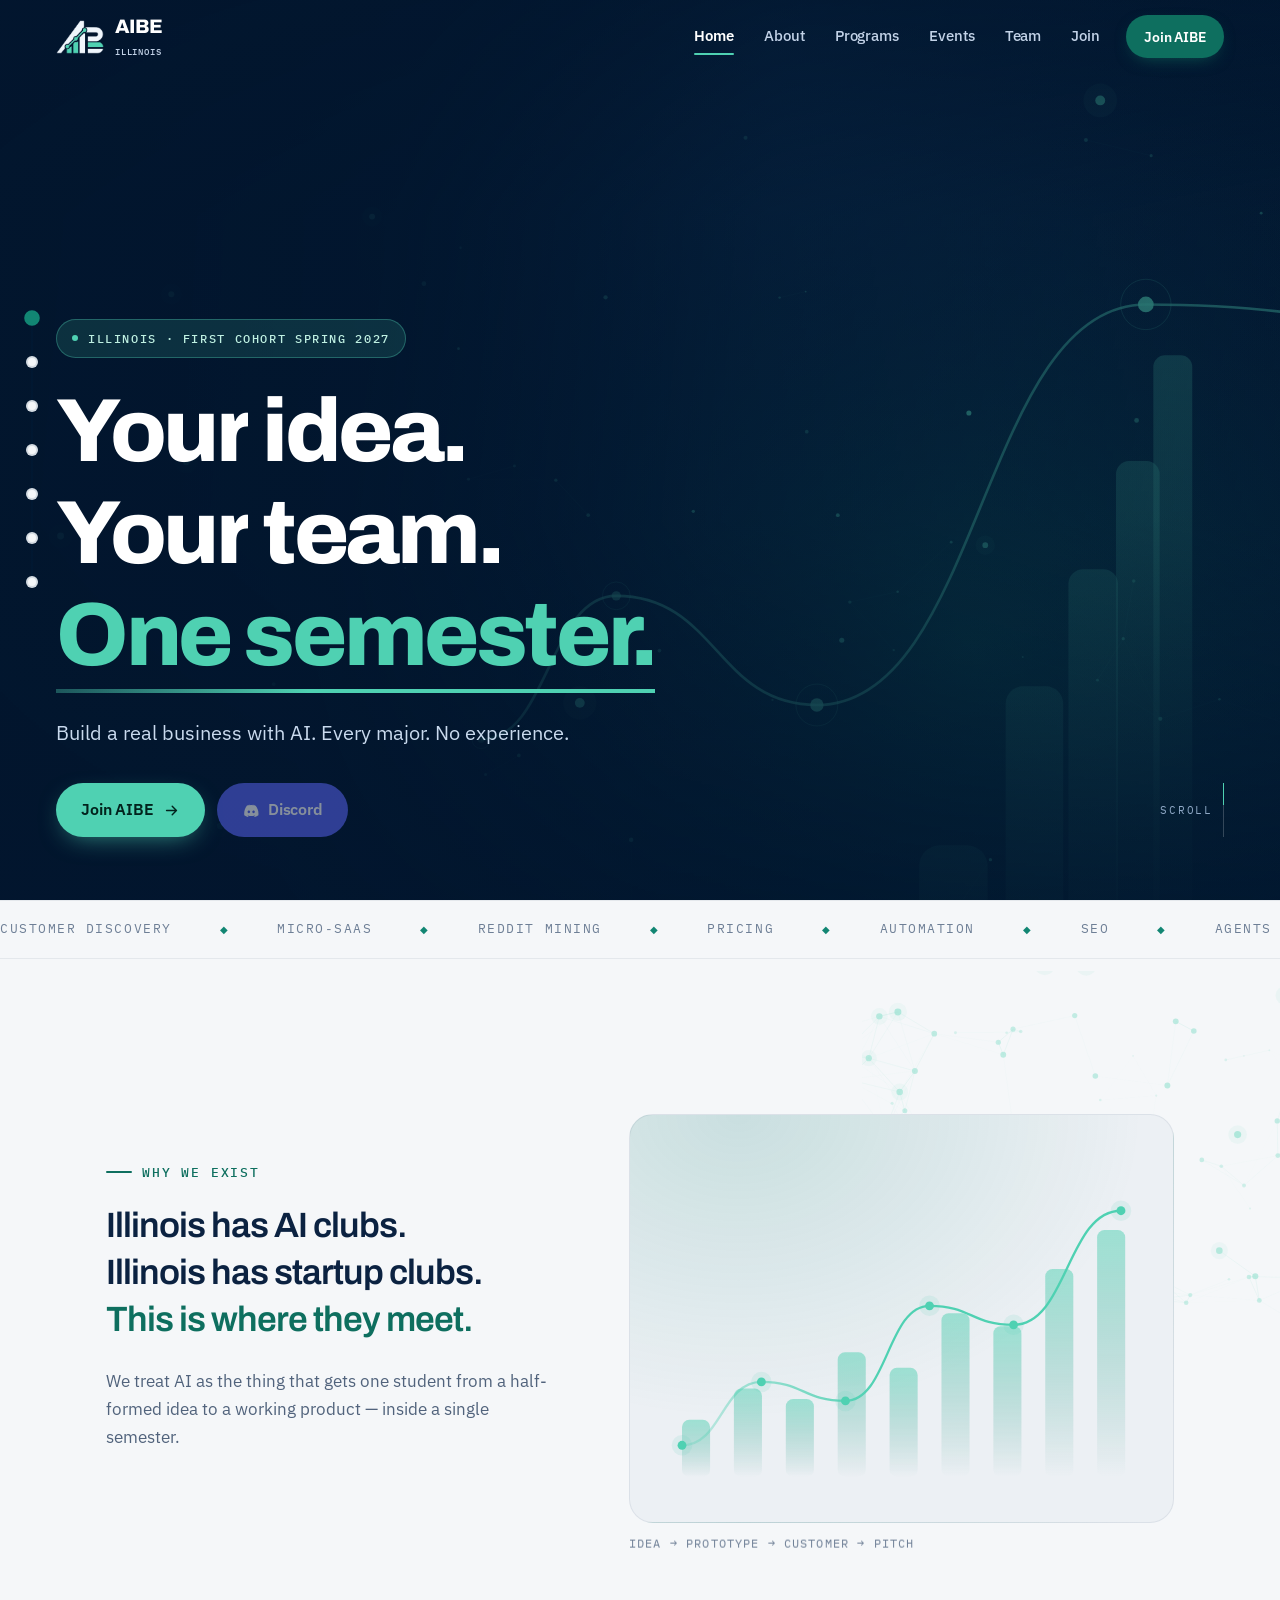
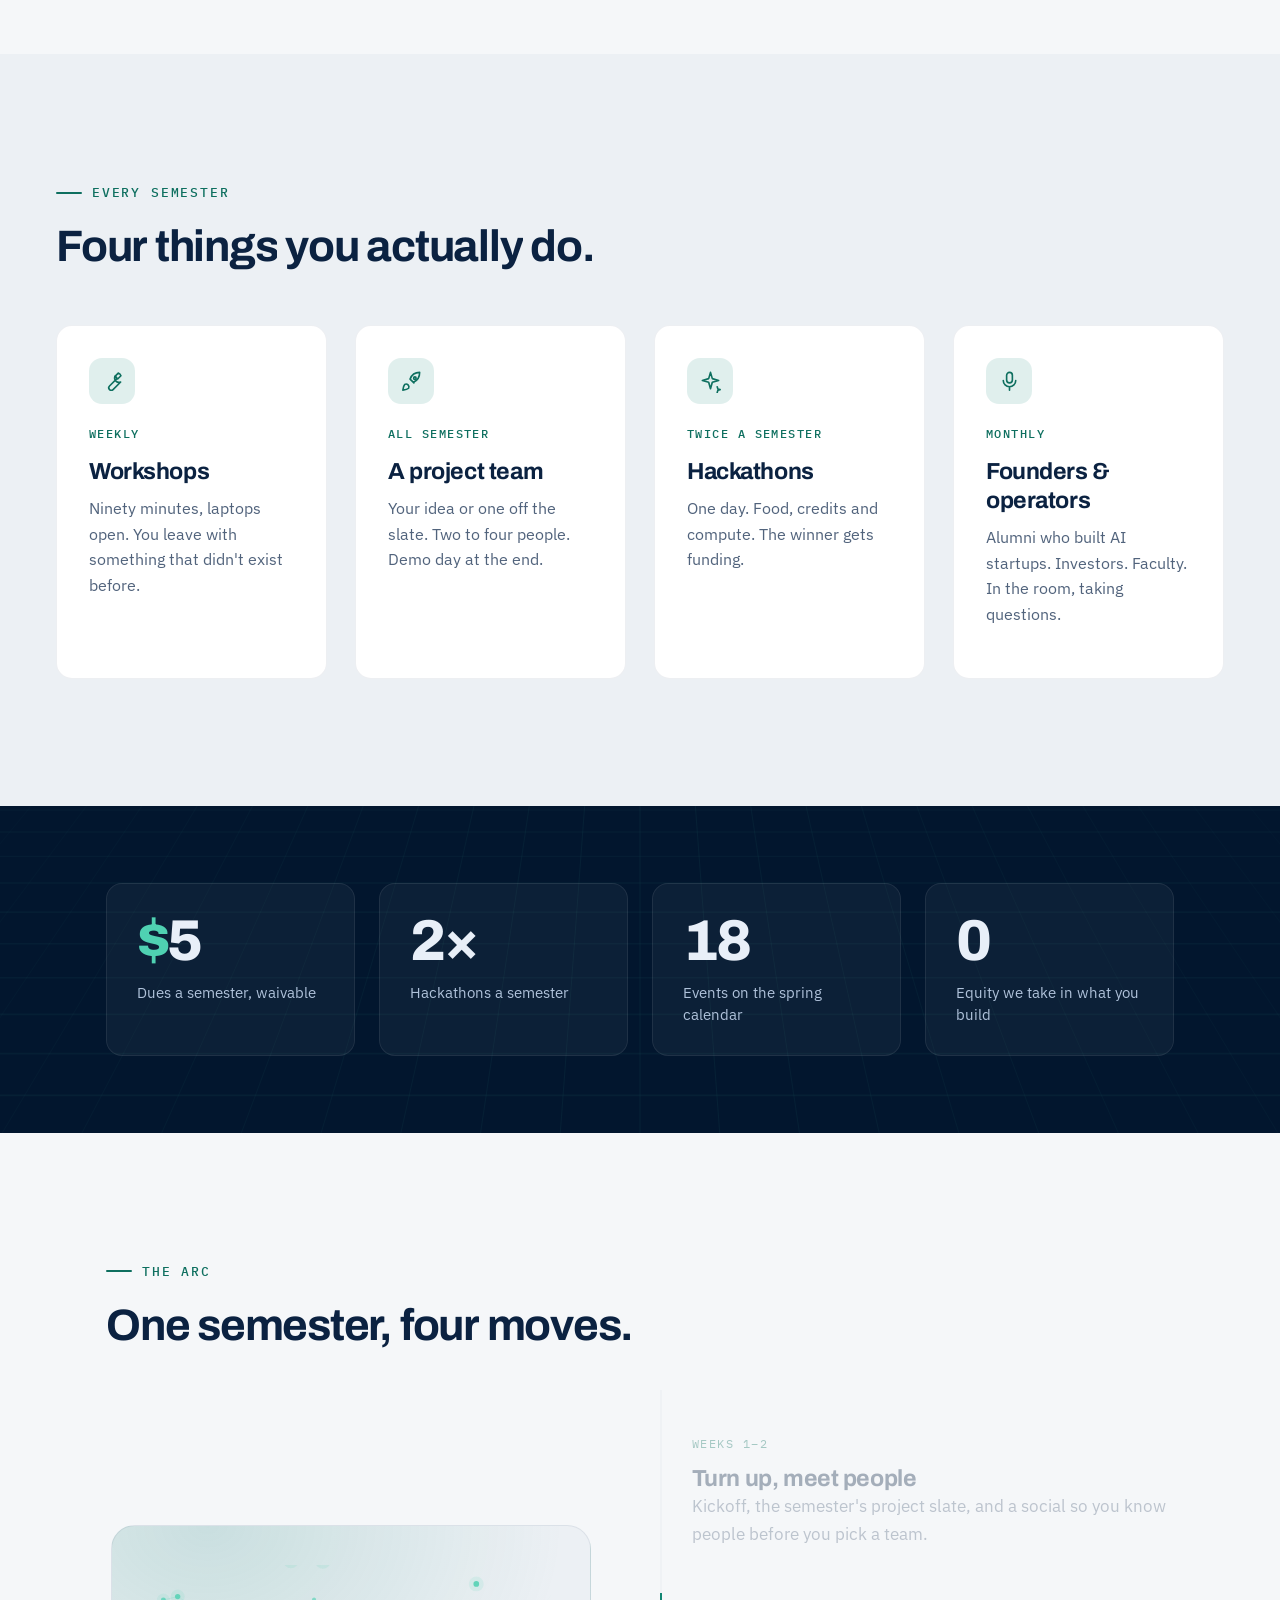
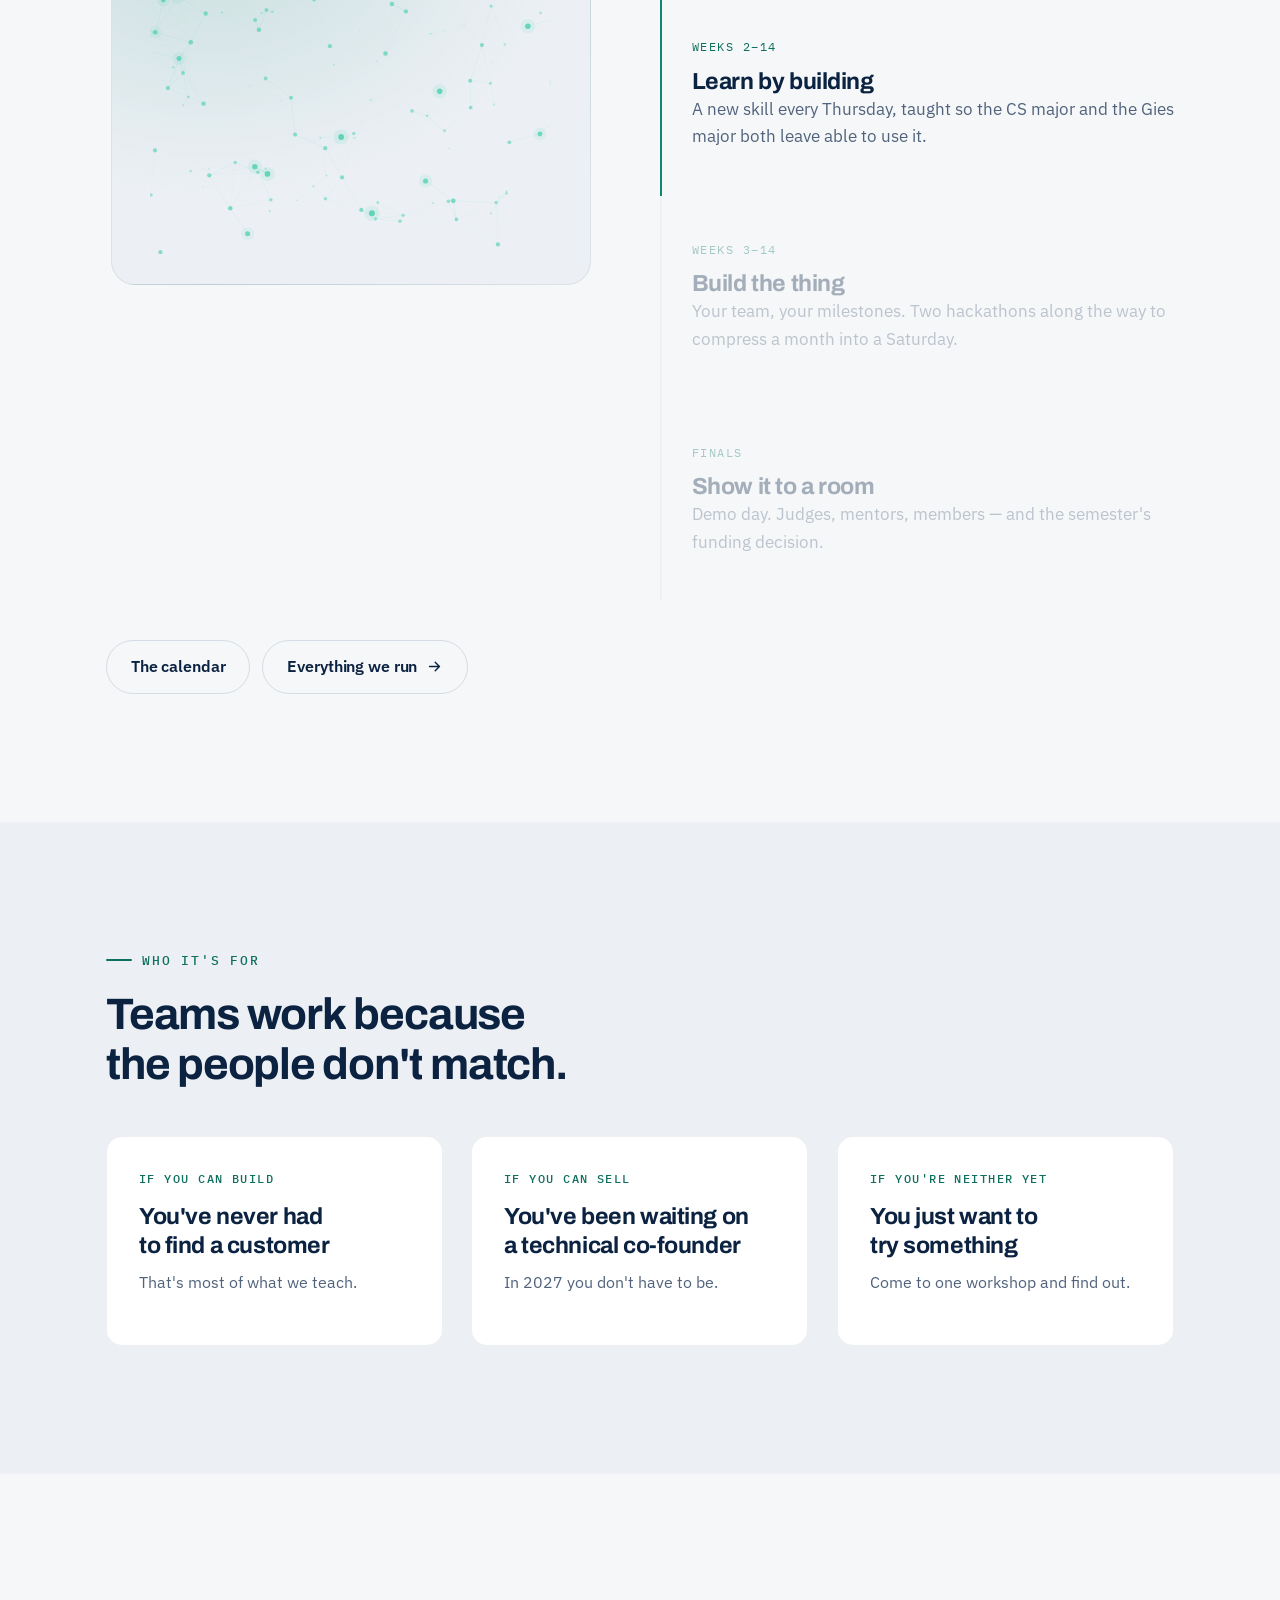
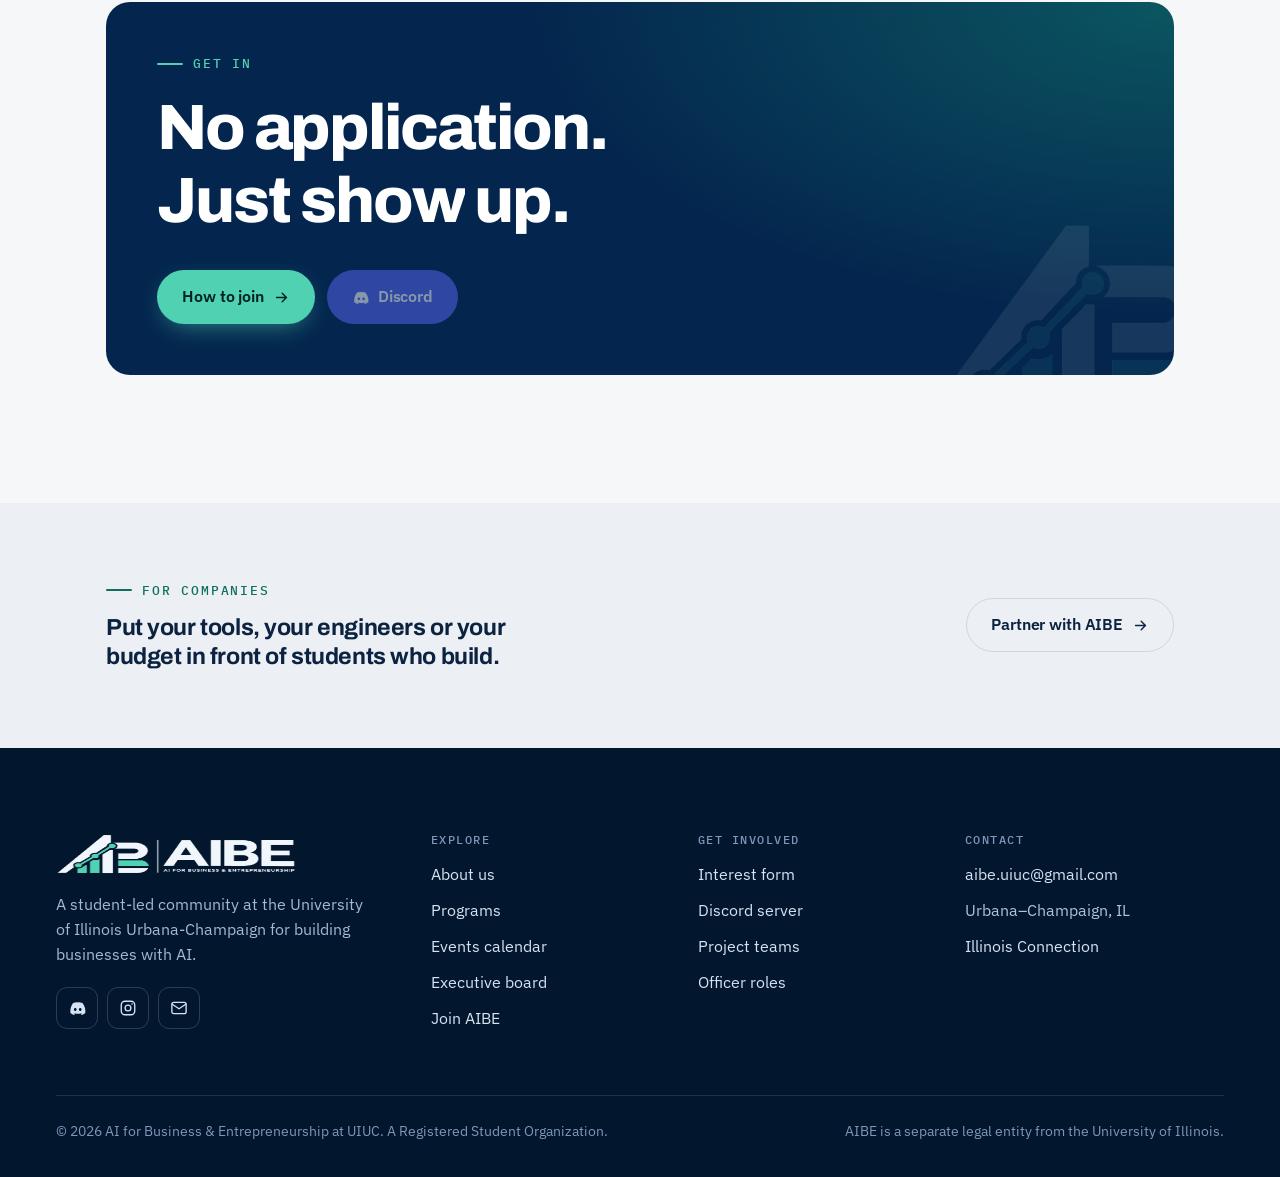
<file: index.html>
<!doctype html>
<html lang="en">
<head>
  <meta charset="utf-8">
  <meta name="viewport" content="width=device-width, initial-scale=1, viewport-fit=cover">
  <title>AIBE — AI for Business &amp; Entrepreneurship at Illinois</title>
  <meta name="description" content="AIBE is the University of Illinois RSO for students building businesses with AI: weekly hands-on workshops, member-led project teams, hackathons and demo days. Every major welcome.">
  <meta name="theme-color" content="#02162E">
  <meta property="og:title" content="AIBE — AI for Business &amp; Entrepreneurship at Illinois">
  <meta property="og:description" content="AIBE is the University of Illinois RSO for students building businesses with AI: weekly hands-on workshops, member-led project teams, hackathons and demo days. Every major welcome.">
  <meta property="og:type" content="website">
  <meta property="og:image" content="assets/logo-lockup.png">
  <link rel="icon" href="assets/favicon.png" type="image/png">
  <link rel="apple-touch-icon" href="assets/favicon.png">
  <link rel="preconnect" href="https://fonts.googleapis.com">
  <link rel="preconnect" href="https://fonts.gstatic.com" crossorigin>
  <link rel="stylesheet" href="https://fonts.googleapis.com/css2?family=Archivo:wght@500;600;700;800&family=IBM+Plex+Mono:wght@400;500&family=IBM+Plex+Sans:wght@400;500;600&display=swap">
  <link rel="stylesheet" href="css/aibe.css">
</head>
<body>
  <a class="skip-link" href="#main">Skip to content</a>
  <header class="nav nav--over" id="nav">
    <div class="nav__in">
      <a class="nav__logo" href="index.html" aria-label="AIBE — home">
        <img class="lg-dark" src="assets/logo-mark.png" alt="" width="54" height="38">
        <img class="lg-light" src="assets/logo-mark-light.png" alt="" width="54" height="38">
        <span>
          <span class="nav__logo-text">AIBE</span>
          <span class="nav__logo-sub">Illinois</span>
        </span>
      </a>
      <button class="nav__burger" type="button" aria-expanded="false" aria-controls="nav-links" aria-label="Menu">
        <span></span>
      </button>
      <nav class="nav__links" id="nav-links" aria-label="Main">
          <a class="nav__link" href="index.html" aria-current="page">Home</a>
          <a class="nav__link" href="about.html">About</a>
          <a class="nav__link" href="programs.html">Programs</a>
          <a class="nav__link" href="events.html">Events</a>
          <a class="nav__link" href="team.html">Team</a>
          <a class="nav__link" href="join.html">Join</a>
        <a class="btn btn--primary btn--sm nav__cta" href="join.html">Join AIBE</a>
      </nav>
    </div>
  </header>

  <nav class="spine" aria-label="Sections on this page">
    <div class="spine__rail"><div class="spine__fill"></div></div>
    <ul class="spine__list"></ul>
  </nav>

  <main id="main">

  <!-- ===================== HERO ===================== -->
  <section class="hero" id="top" data-spine="Top">
    <div class="hero__media" aria-hidden="true">
      <!-- HERO VIDEO
           Put a looping clip at assets/hero.mp4, then delete the two comment
           markers around the <source> line below. -->
      <video muted loop playsinline autoplay preload="none">
        <!-- <source src="assets/hero.mp4" type="video/mp4"> -->
      </video>
      <canvas></canvas>
    </div>
    <div class="hero__scrim" aria-hidden="true"></div>

    <div class="wrap wrap--wide hero__inner">
      <p class="hero__kicker"><span class="dot"></span> Illinois &middot; first cohort Spring 2027</p>
      <h1 class="t-hero" data-words>Your idea.<br>Your team.<br><span class="accent">One semester.</span></h1>
      <p class="hero__sub">Build a real business with AI. Every major. No experience.</p>
      <div class="btn-row hero__actions">
        <a class="btn btn--primary" href="join.html" data-magnetic="0.25">Join AIBE <svg viewBox="0 0 24 24" fill="none" stroke="currentColor" stroke-width="2" stroke-linecap="round" stroke-linejoin="round" aria-hidden="true"><path d="M5 12h14M13 6l6 6-6 6"/></svg></a>
        <a class="btn btn--discord" data-link="discord" data-magnetic="0.2"><svg viewBox="0 0 24 24" fill="currentColor" aria-hidden="true"><path d="M19.27 5.33A16.6 16.6 0 0 0 15.1 4l-.2.37a15.2 15.2 0 0 1 3.6 1.2 13.1 13.1 0 0 0-11-.0 15.2 15.2 0 0 1 3.6-1.2L10.9 4a16.6 16.6 0 0 0-4.17 1.33C3.6 9.9 2.78 14.33 3.2 18.7a16.7 16.7 0 0 0 5.07 2.57l1.1-1.52a10.9 10.9 0 0 1-1.73-.83l.43-.32a11.9 11.9 0 0 0 10.2 0l.43.32c-.55.32-1.13.6-1.73.83l1.1 1.52a16.7 16.7 0 0 0 5.07-2.57c.5-5.06-.84-9.45-3.87-13.37ZM9.68 15.9c-.99 0-1.8-.9-1.8-2.01 0-1.1.79-2.01 1.8-2.01s1.82.91 1.8 2.01c0 1.1-.8 2.01-1.8 2.01Zm6.64 0c-.99 0-1.8-.9-1.8-2.01 0-1.1.79-2.01 1.8-2.01s1.81.91 1.8 2.01c0 1.1-.79 2.01-1.8 2.01Z"/></svg> Discord</a>
      </div>
    </div>

    <a class="scroll-hint" href="#thesis"><span>Scroll</span><span class="scroll-hint__rail"></span></a>
  </section>

  <!-- ===================== MARQUEE ===================== -->
  <div class="marquee-line" aria-hidden="true">
    <div class="marquee-line__track">
      <span>Customer discovery</span><span>Micro&#8209;SaaS</span><span>Reddit mining</span><span>Pricing</span><span>Automation</span><span>SEO</span><span>Agents &amp; MCP</span><span>Unit economics</span><span>Live build</span><span>Demo day</span>
      <span>Customer discovery</span><span>Micro&#8209;SaaS</span><span>Reddit mining</span><span>Pricing</span><span>Automation</span><span>SEO</span><span>Agents &amp; MCP</span><span>Unit economics</span><span>Live build</span><span>Demo day</span>
    </div>
  </div>

  <!-- ===================== THESIS ===================== -->
  <section class="band" id="thesis" data-spine="Why">
    <div class="art-layer art-layer--tr" aria-hidden="true" data-parallax="-0.12">
      <img src="assets/art/art-field.svg" alt="" width="1100" height="800" loading="lazy">
    </div>
    <div class="wrap">
      <div class="split" style="align-items:center">
        <div>
          <p class="eyebrow">Why we exist</p>
          <h2 class="pull" data-words>Illinois has AI clubs. Illinois has startup clubs. <span class="accent">This is where they meet.</span></h2>
          <p class="t-body" style="margin-top:24px">We treat AI as the thing that gets one student from a half-formed idea to a working product &mdash; inside a single semester.</p>
        </div>
        <figure class="fig" data-reveal="scale" data-parallax="0.06">
          <!-- PHOTO SLOT A — swap this img for assets/photos/workshop-wide.jpg
               (a workshop in progress, landscape 4:3). Keep the wrapper and
               its data-tilt; add class="art" only, drop art--pane, so the
               photo fills the frame instead of sitting inside it. -->
          <span class="art art--pane" data-tilt="8">
            <img src="assets/art/art-ascent.svg" alt="Rising bar chart with a connected trajectory line, drawn from the AIBE logo" width="1000" height="680" loading="lazy">
          </span>
          <figcaption>Idea &rarr; prototype &rarr; customer &rarr; pitch</figcaption>
        </figure>
      </div>
    </div>
  </section>

  <!-- ===================== FOUR THINGS ===================== -->
  <section class="band band--sunk" id="build" data-spine="What you do">
    <div class="wrap wrap--wide">
      <div style="max-width:620px;margin-bottom:clamp(30px,4vw,52px)">
        <p class="eyebrow">Every semester</p>
        <h2 class="t-h2" data-words>Four things you actually do.</h2>
      </div>
      <div class="grid grid-4" data-stagger="80">
        <article class="card card--lift" data-reveal data-tilt="6">
          <div class="icon-badge"><svg viewBox="0 0 24 24" fill="none" stroke="currentColor" stroke-width="1.7" stroke-linecap="round" stroke-linejoin="round" aria-hidden="true"><path d="M14.6 6.6a4.5 4.5 0 0 0 5.9 5.9l-7.9 7.9a2.6 2.6 0 0 1-3.7-3.7l7.9-7.9a4.5 4.5 0 0 0-2.2-2.2Z"/><path d="M14.6 6.6 18 3.2a4.6 4.6 0 0 1 2.8 2.8l-3.4 3.4"/></svg></div>
          <p class="card__k">Weekly</p>
          <h3 class="t-h3">Workshops</h3>
          <p>Ninety minutes, laptops open. You leave with something that didn't exist before.</p>
        </article>
        <article class="card card--lift" data-reveal data-tilt="6">
          <div class="icon-badge"><svg viewBox="0 0 24 24" fill="none" stroke="currentColor" stroke-width="1.7" stroke-linecap="round" stroke-linejoin="round" aria-hidden="true"><path d="M5 15c-1.5 1.5-2 6-2 6s4.5-.5 6-2a3 3 0 0 0-4-4Z"/><path d="M14.5 13.5 10.5 9.5c1.5-4 4.5-7 10-7 0 5.5-3 8.5-6 10Z"/><circle cx="15.5" cy="8.5" r="1.3"/></svg></div>
          <p class="card__k">All semester</p>
          <h3 class="t-h3">A project team</h3>
          <p>Your idea or one off the slate. Two to four people. Demo day at the end.</p>
        </article>
        <article class="card card--lift" data-reveal data-tilt="6">
          <div class="icon-badge"><svg viewBox="0 0 24 24" fill="none" stroke="currentColor" stroke-width="1.7" stroke-linecap="round" stroke-linejoin="round" aria-hidden="true"><path d="M12 2.5 13.9 9l6.6 1.9-6.6 1.9L12 19.5l-1.9-6.7L3.5 10.9 10.1 9 12 2.5Z"/><path d="M19 17.5l.7 2.3 2.3.7-2.3.7-.7 2.3"/></svg></div>
          <p class="card__k">Twice a semester</p>
          <h3 class="t-h3">Hackathons</h3>
          <p>One day. Food, credits and compute. The winner gets funding.</p>
        </article>
        <article class="card card--lift" data-reveal data-tilt="6">
          <div class="icon-badge"><svg viewBox="0 0 24 24" fill="none" stroke="currentColor" stroke-width="1.7" stroke-linecap="round" stroke-linejoin="round" aria-hidden="true"><rect x="9" y="2.5" width="6" height="11" rx="3"/><path d="M5.5 11a6.5 6.5 0 0 0 13 0M12 17.5V21"/></svg></div>
          <p class="card__k">Monthly</p>
          <h3 class="t-h3">Founders &amp; operators</h3>
          <p>Alumni who built AI startups. Investors. Faculty. In the room, taking questions.</p>
        </article>
      </div>
    </div>
  </section>

  <!-- ===================== NUMBERS ===================== -->
  <section class="band band--tight band--ink" id="numbers" data-spine="Numbers">
    <div class="art-layer art-layer--full" aria-hidden="true" style="opacity:.2">
      <img src="assets/art/art-grid.svg" alt="" width="1400" height="700" loading="lazy">
    </div>
    <div class="wrap">
      <div class="figures" data-stagger="70">
        <div class="figure-card" data-reveal data-tilt="5"><div class="figure-card__n"><em>$</em><span data-count="5">5</span></div><div class="figure-card__l">Dues a semester, waivable</div></div>
        <div class="figure-card" data-reveal data-tilt="5"><div class="figure-card__n" data-count="2" data-suffix="&times;">2&times;</div><div class="figure-card__l">Hackathons a semester</div></div>
        <div class="figure-card" data-reveal data-tilt="5"><div class="figure-card__n" data-count="18">18</div><div class="figure-card__l">Events on the spring calendar</div></div>
        <div class="figure-card" data-reveal data-tilt="5"><div class="figure-card__n" data-count="0">0<em>%</em></div><div class="figure-card__l">Equity we take in what you build</div></div>
      </div>
    </div>
  </section>

  <!-- ===================== PINNED SCENE ===================== -->
  <section class="band" id="semester" data-spine="A semester" data-scene>
    <div class="wrap">
      <div style="max-width:560px;margin-bottom:clamp(20px,3vw,40px)">
        <p class="eyebrow">The arc</p>
        <h2 class="t-h2" data-words>One semester, four moves.</h2>
      </div>
      <div class="scene">
        <div class="scene__stage">
          <div class="scene__frame is-active" data-scene-frame>
            <span class="art art--pane"><img src="assets/art/art-orbit.svg" alt="Concentric rings of nodes" width="820" height="820" loading="lazy"></span>
          </div>
          <div class="scene__frame" data-scene-frame>
            <span class="art art--pane"><img src="assets/art/art-field.svg" alt="A connected field of nodes" width="1100" height="800" loading="lazy"></span>
          </div>
          <div class="scene__frame" data-scene-frame>
            <span class="art art--pane"><img src="assets/art/art-layers.svg" alt="Stacked isometric layers" width="900" height="760" loading="lazy"></span>
          </div>
          <div class="scene__frame" data-scene-frame>
            <span class="art art--pane"><img src="assets/art/art-ascent.svg" alt="Rising bars with a trajectory line" width="1000" height="680" loading="lazy"></span>
          </div>
        </div>
        <div class="scene__steps">
          <div class="scene__step is-active" data-scene-step>
            <span class="scene__n">Weeks 1&ndash;2</span>
            <h3 class="t-h3">Turn up, meet people</h3>
            <p class="t-body">Kickoff, the semester's project slate, and a social so you know people before you pick a team.</p>
          </div>
          <div class="scene__step" data-scene-step>
            <span class="scene__n">Weeks 2&ndash;14</span>
            <h3 class="t-h3">Learn by building</h3>
            <p class="t-body">A new skill every Thursday, taught so the CS major and the Gies major both leave able to use it.</p>
          </div>
          <div class="scene__step" data-scene-step>
            <span class="scene__n">Weeks 3&ndash;14</span>
            <h3 class="t-h3">Build the thing</h3>
            <p class="t-body">Your team, your milestones. Two hackathons along the way to compress a month into a Saturday.</p>
          </div>
          <div class="scene__step" data-scene-step>
            <span class="scene__n">Finals</span>
            <h3 class="t-h3">Show it to a room</h3>
            <p class="t-body">Demo day. Judges, mentors, members &mdash; and the semester's funding decision.</p>
          </div>
        </div>
      </div>
      <div class="btn-row" style="margin-top:clamp(24px,3vw,40px)">
        <a class="btn btn--ghost" href="events.html" data-magnetic="0.2">The calendar</a>
        <a class="btn btn--ghost" href="programs.html" data-magnetic="0.2">Everything we run <svg viewBox="0 0 24 24" fill="none" stroke="currentColor" stroke-width="2" stroke-linecap="round" stroke-linejoin="round" aria-hidden="true"><path d="M5 12h14M13 6l6 6-6 6"/></svg></a>
      </div>
    </div>
  </section>

  <!-- ===================== WHO ===================== -->
  <section class="band band--sunk" id="who" data-spine="Who">
    <div class="wrap">
      <div style="max-width:620px;margin-bottom:clamp(28px,3.5vw,46px)">
        <p class="eyebrow">Who it's for</p>
        <h2 class="t-h2" data-words>Teams work because the people don't match.</h2>
      </div>
      <div class="grid grid-3" data-stagger="80">
        <article class="card" data-reveal data-tilt="6">
          <p class="card__k">If you can build</p>
          <h3 class="t-h3">You've never had to find a customer</h3>
          <p>That's most of what we teach.</p>
        </article>
        <article class="card" data-reveal data-tilt="6">
          <p class="card__k">If you can sell</p>
          <h3 class="t-h3">You've been waiting on a technical co-founder</h3>
          <p>In 2027 you don't have to be.</p>
        </article>
        <article class="card" data-reveal data-tilt="6">
          <p class="card__k">If you're neither yet</p>
          <h3 class="t-h3">You just want to try something</h3>
          <p>Come to one workshop and find out.</p>
        </article>
      </div>
    </div>
  </section>

  <!-- ===================== THE ROOM (photo gallery) =====================
       Built from js/photos.js. While that list is empty this whole section
       deletes itself on load, so nothing empty ever shows. Add a photo there
       and this appears — you never need to edit this block. -->
  <section class="band band--tight" id="room" data-spine="The room" data-photos>
    <div class="wrap wrap--wide">
      <div class="deck__head" style="margin-bottom:clamp(20px,2.6vw,32px)">
        <div style="max-width:40ch">
          <p class="eyebrow">The room</p>
          <h2 class="t-h2" data-words>What it actually looks like.</h2>
        </div>
        <p class="ev-count" data-photos-count></p>
      </div>
      <div class="photo-grid" data-photos-grid data-stagger="70"></div>
    </div>
  </section>

  <!-- ===================== CTA ===================== -->
  <section class="band" id="join" data-spine="Join">
    <div class="wrap">
      <div class="callout" data-reveal="scale" data-tilt="4">
        <img class="callout__mark" src="assets/logo-mark-light.png" alt="" aria-hidden="true" width="300" height="214">
        <p class="eyebrow" style="color:var(--teal-bright)">Get in</p>
        <h2 class="t-h1" style="max-width:15ch" data-words>No application. Just show up.</h2>
        <div class="btn-row" style="margin-top:30px">
          <a class="btn btn--primary" href="join.html" data-magnetic="0.25">How to join <svg viewBox="0 0 24 24" fill="none" stroke="currentColor" stroke-width="2" stroke-linecap="round" stroke-linejoin="round" aria-hidden="true"><path d="M5 12h14M13 6l6 6-6 6"/></svg></a>
          <a class="btn btn--discord" data-link="discord" data-magnetic="0.2"><svg viewBox="0 0 24 24" fill="currentColor" aria-hidden="true"><path d="M19.27 5.33A16.6 16.6 0 0 0 15.1 4l-.2.37a15.2 15.2 0 0 1 3.6 1.2 13.1 13.1 0 0 0-11-.0 15.2 15.2 0 0 1 3.6-1.2L10.9 4a16.6 16.6 0 0 0-4.17 1.33C3.6 9.9 2.78 14.33 3.2 18.7a16.7 16.7 0 0 0 5.07 2.57l1.1-1.52a10.9 10.9 0 0 1-1.73-.83l.43-.32a11.9 11.9 0 0 0 10.2 0l.43.32c-.55.32-1.13.6-1.73.83l1.1 1.52a16.7 16.7 0 0 0 5.07-2.57c.5-5.06-.84-9.45-3.87-13.37ZM9.68 15.9c-.99 0-1.8-.9-1.8-2.01 0-1.1.79-2.01 1.8-2.01s1.82.91 1.8 2.01c0 1.1-.8 2.01-1.8 2.01Zm6.64 0c-.99 0-1.8-.9-1.8-2.01 0-1.1.79-2.01 1.8-2.01s1.81.91 1.8 2.01c0 1.1-.79 2.01-1.8 2.01Z"/></svg> Discord</a>
        </div>
      </div>
    </div>
  </section>

  <!-- ===================== PARTNER ===================== -->
  <section class="band band--tight band--sunk" id="partner">
    <div class="wrap">
      <div class="partner-strip" data-reveal>
        <div>
          <p class="eyebrow">For companies</p>
          <h2 class="t-h3" style="max-width:32ch">Put your tools, your engineers or your budget in front of students who build.</h2>
        </div>
        <a class="btn btn--ghost" href="sponsors.html" data-magnetic="0.2">Partner with AIBE <svg viewBox="0 0 24 24" fill="none" stroke="currentColor" stroke-width="2" stroke-linecap="round" stroke-linejoin="round" aria-hidden="true"><path d="M5 12h14M13 6l6 6-6 6"/></svg></a>
      </div>
    </div>
  </section>

  </main>
<footer class="foot">
    <div class="wrap wrap--wide">
      <div class="foot__grid">
        <div class="foot__logo">
          <img src="assets/logo-lockup-light.png" alt="AIBE — AI for Business &amp; Entrepreneurship" width="240" height="67">
          <p style="color:#A3B8D2;font-size:.97rem;max-width:34ch">A student-led community at the University of Illinois Urbana-Champaign for building businesses with AI.</p>
          <div class="social" style="margin-top:20px">
            <a data-link="discord" aria-label="AIBE on Discord"><svg viewBox="0 0 24 24" fill="currentColor" aria-hidden="true"><path d="M19.27 5.33A16.6 16.6 0 0 0 15.1 4l-.2.37a15.2 15.2 0 0 1 3.6 1.2 13.1 13.1 0 0 0-11-.0 15.2 15.2 0 0 1 3.6-1.2L10.9 4a16.6 16.6 0 0 0-4.17 1.33C3.6 9.9 2.78 14.33 3.2 18.7a16.7 16.7 0 0 0 5.07 2.57l1.1-1.52a10.9 10.9 0 0 1-1.73-.83l.43-.32a11.9 11.9 0 0 0 10.2 0l.43.32c-.55.32-1.13.6-1.73.83l1.1 1.52a16.7 16.7 0 0 0 5.07-2.57c.5-5.06-.84-9.45-3.87-13.37ZM9.68 15.9c-.99 0-1.8-.9-1.8-2.01 0-1.1.79-2.01 1.8-2.01s1.82.91 1.8 2.01c0 1.1-.8 2.01-1.8 2.01Zm6.64 0c-.99 0-1.8-.9-1.8-2.01 0-1.1.79-2.01 1.8-2.01s1.81.91 1.8 2.01c0 1.1-.79 2.01-1.8 2.01Z"/></svg></a>
            <a data-link="instagram" aria-label="AIBE on Instagram"><svg viewBox="0 0 24 24" fill="none" stroke="currentColor" stroke-width="1.8" stroke-linecap="round" aria-hidden="true"><rect x="3" y="3" width="18" height="18" rx="5"/><circle cx="12" cy="12" r="3.8"/><circle cx="17.4" cy="6.6" r="1.1" fill="currentColor" stroke="none"/></svg></a>
            <a data-link="email" aria-label="Email AIBE"><svg viewBox="0 0 24 24" fill="none" stroke="currentColor" stroke-width="1.8" stroke-linecap="round" stroke-linejoin="round" aria-hidden="true"><rect x="2.5" y="4.5" width="19" height="15" rx="2.5"/><path d="m3 7 9 6 9-6"/></svg></a>
          </div>
        </div>
        <div>
          <h4>Explore</h4>
          <ul>
            <li><a href="about.html">About us</a></li>
            <li><a href="programs.html">Programs</a></li>
            <li><a href="events.html">Events calendar</a></li>
            <li><a href="team.html">Executive board</a></li>
            <li><a href="join.html">Join AIBE</a></li>
          </ul>
        </div>
        <div>
          <h4>Get involved</h4>
          <ul>
            <li><a data-link="joinForm">Interest form</a></li>
            <li><a data-link="discord">Discord server</a></li>
            <li><a href="programs.html#projects">Project teams</a></li>
            <li><a href="join.html#officers">Officer roles</a></li>
          </ul>
        </div>
        <div>
          <h4>Contact</h4>
          <ul>
            <li><a data-link="email" data-link-text="email">email</a></li>
            <li>Urbana&ndash;Champaign, IL</li>
            <li><a data-link="rso">Illinois Connection</a></li>
          </ul>
        </div>
      </div>
      <div class="foot__bottom">
        <span>&copy; <span data-year>2026</span> AI for Business &amp; Entrepreneurship at UIUC. A Registered Student Organization.</span>
        <span>AIBE is a separate legal entity from the University of Illinois.</span>
      </div>
    </div>
  </footer>
  <script src="js/photos.js"></script>
  <script src="js/aibe.js"></script>
  <script src="js/motion.js"></script>
</body>
</html>
</file>
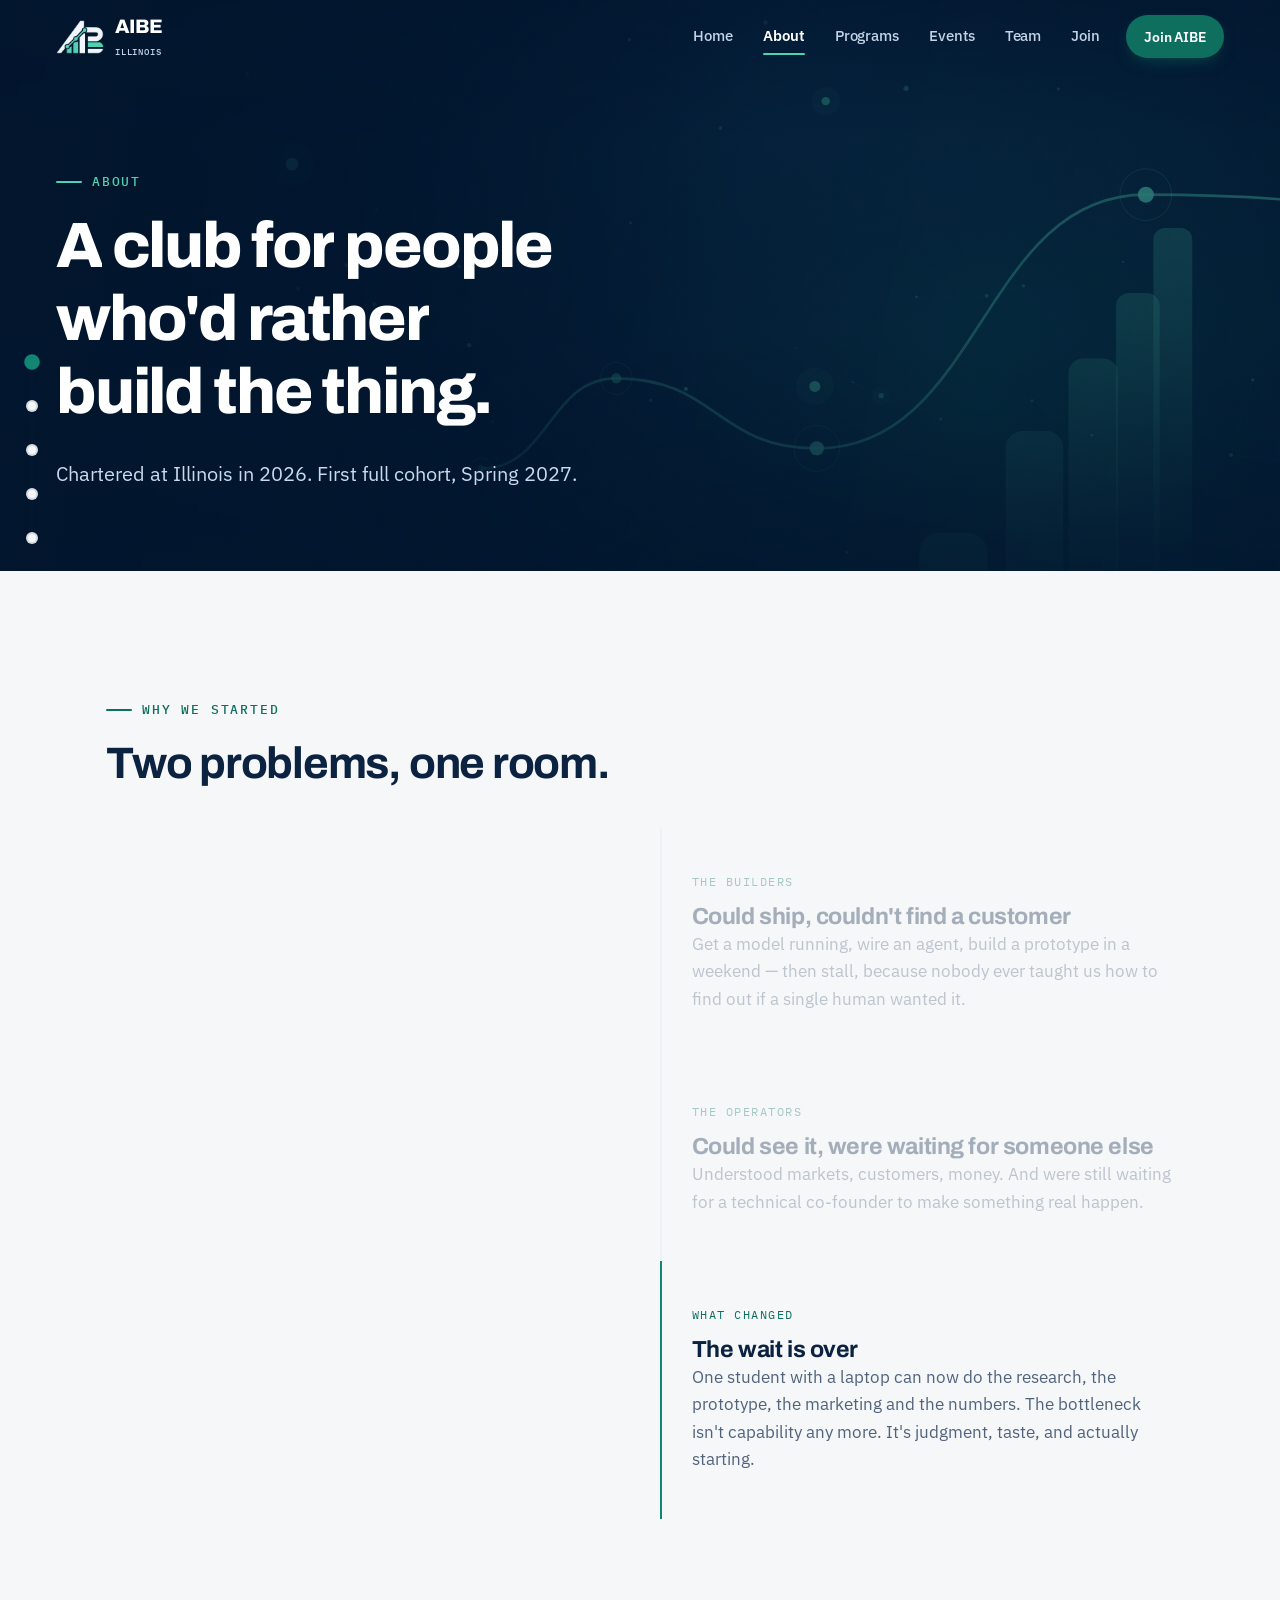
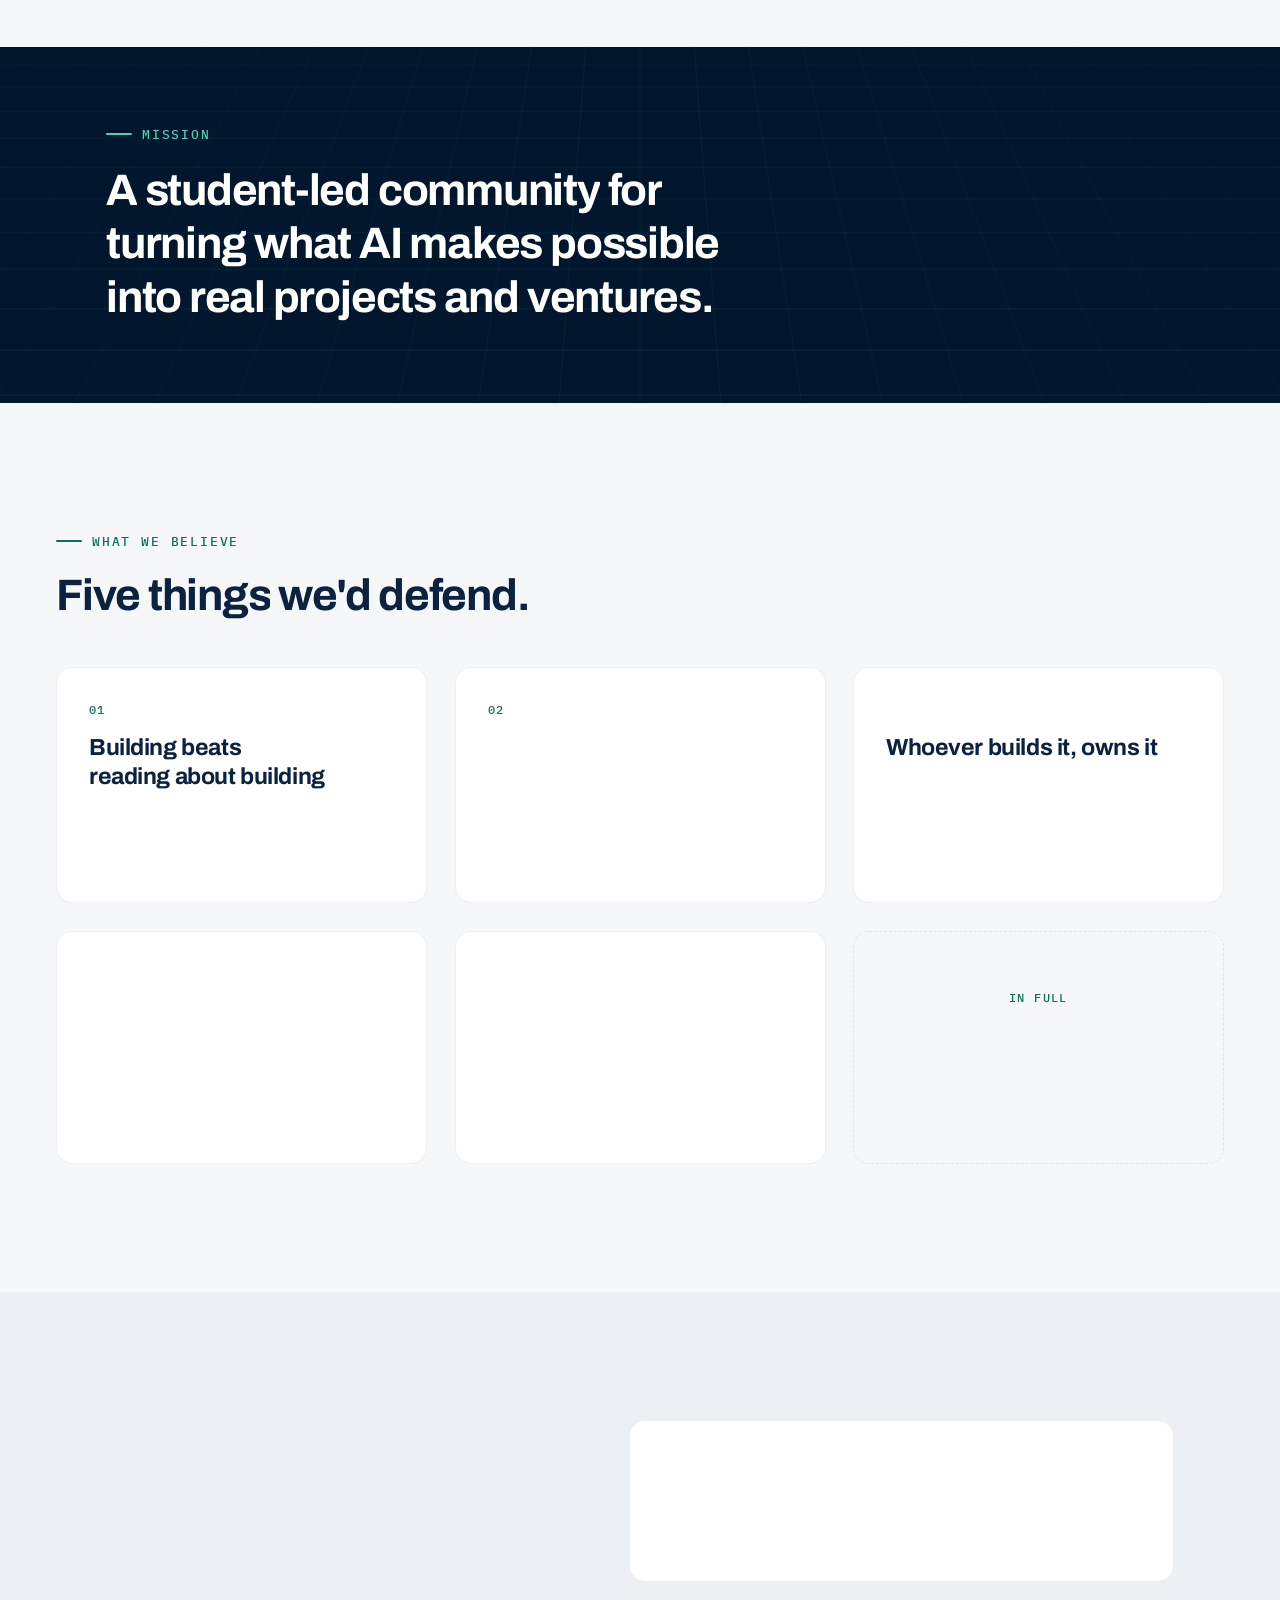
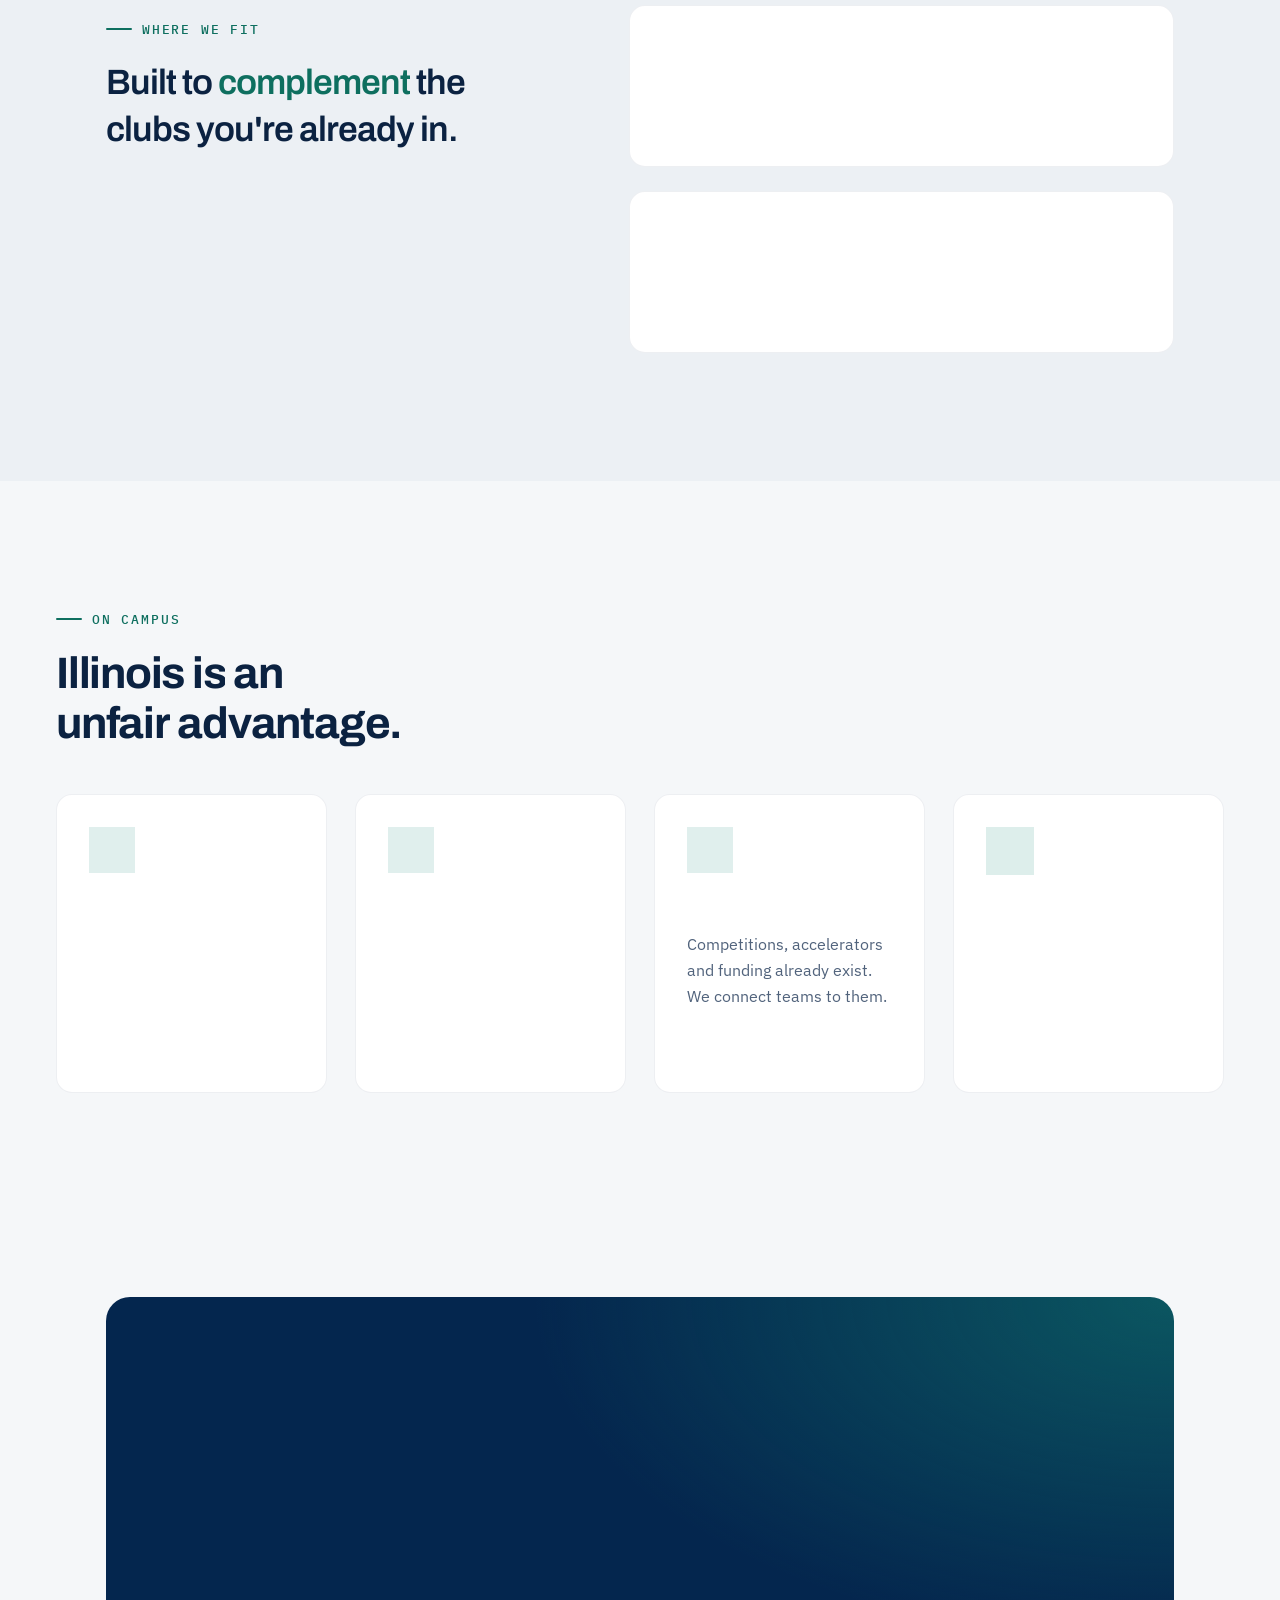
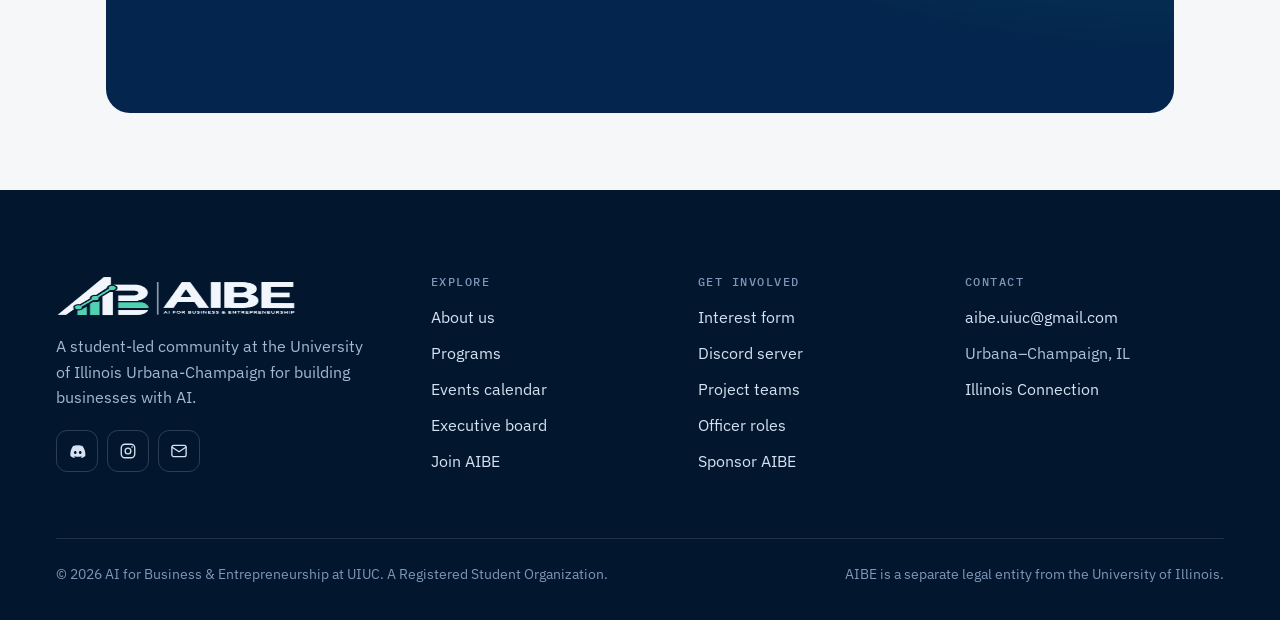
<file: about.html>
<!doctype html>
<html lang="en">
<head>
  <meta charset="utf-8">
  <meta name="viewport" content="width=device-width, initial-scale=1, viewport-fit=cover">
  <title>About — AIBE at Illinois</title>
  <meta name="description" content="Why AI for Business &amp; Entrepreneurship exists at UIUC: our mission, what we believe, and how we differ from research and startup clubs.">
  <meta name="theme-color" content="#02162E">
  <meta property="og:title" content="About — AIBE at Illinois">
  <meta property="og:description" content="Why AI for Business &amp; Entrepreneurship exists at UIUC: our mission, what we believe, and how we differ from research and startup clubs.">
  <meta property="og:type" content="website">
  <meta property="og:image" content="assets/logo-lockup.png">
  <link rel="icon" href="assets/favicon.png" type="image/png">
  <link rel="apple-touch-icon" href="assets/favicon.png">
  <link rel="preconnect" href="https://fonts.googleapis.com">
  <link rel="preconnect" href="https://fonts.gstatic.com" crossorigin>
  <link rel="stylesheet" href="https://fonts.googleapis.com/css2?family=Archivo:wght@500;600;700;800&family=IBM+Plex+Mono:wght@400;500&family=IBM+Plex+Sans:wght@400;500;600&display=swap">
  <link rel="stylesheet" href="css/aibe.css">
</head>
<body>
  <a class="skip-link" href="#main">Skip to content</a>
  <header class="nav nav--over" id="nav">
    <div class="nav__in">
      <a class="nav__logo" href="index.html" aria-label="AIBE — home">
        <img class="lg-dark" src="assets/logo-mark.png" alt="" width="54" height="38">
        <img class="lg-light" src="assets/logo-mark-light.png" alt="" width="54" height="38">
        <span>
          <span class="nav__logo-text">AIBE</span>
          <span class="nav__logo-sub">Illinois</span>
        </span>
      </a>
      <button class="nav__burger" type="button" aria-expanded="false" aria-controls="nav-links" aria-label="Menu">
        <span></span>
      </button>
      <nav class="nav__links" id="nav-links" aria-label="Main">
          <a class="nav__link" href="index.html">Home</a>
          <a class="nav__link" href="about.html" aria-current="page">About</a>
          <a class="nav__link" href="programs.html">Programs</a>
          <a class="nav__link" href="events.html">Events</a>
          <a class="nav__link" href="team.html">Team</a>
          <a class="nav__link" href="join.html">Join</a>
        <a class="btn btn--primary btn--sm nav__cta" href="join.html">Join AIBE</a>
      </nav>
    </div>
  </header>

  <nav class="spine" aria-label="Sections on this page">
    <div class="spine__rail"><div class="spine__fill"></div></div>
    <ul class="spine__list"></ul>
  </nav>

  <main id="main">

  <section class="hero hero--short" data-spine="Top">
    <div class="hero__media" aria-hidden="true"><canvas></canvas></div>
    <div class="hero__scrim" aria-hidden="true"></div>
    <div class="wrap wrap--wide hero__inner">
      <p class="eyebrow" style="color:var(--teal-bright)">About</p>
      <h1 class="t-h1" style="color:#fff;max-width:17ch" data-words>A club for people who'd rather build the thing.</h1>
      <p class="hero__sub">Chartered at Illinois in 2026. First full cohort, Spring 2027.</p>
    </div>
  </section>

  <!-- ===================== STORY AS SCENE ===================== -->
  <section class="band" id="story" data-spine="Why we started" data-scene>
    <div class="wrap">
      <div style="max-width:520px;margin-bottom:clamp(20px,3vw,38px)">
        <p class="eyebrow">Why we started</p>
        <h2 class="t-h2" data-words>Two problems, one room.</h2>
      </div>
      <div class="scene">
        <div class="scene__stage">
          <div class="scene__frame is-active" data-scene-frame>
            <span class="art art--pane"><!-- PHOTO SLOT C — assets/photos/first-meeting.jpg (the room at an early meeting) -->
            <img src="assets/art/art-layers.svg" alt="Stacked layers" width="900" height="760" loading="lazy"></span>
          </div>
          <div class="scene__frame" data-scene-frame>
            <span class="art art--pane"><img src="assets/art/art-orbit.svg" alt="Rings of connected nodes" width="820" height="820" loading="lazy"></span>
          </div>
          <div class="scene__frame" data-scene-frame>
            <span class="art art--pane"><img src="assets/art/art-ascent.svg" alt="Rising bars with a trajectory" width="1000" height="680" loading="lazy"></span>
          </div>
        </div>
        <div class="scene__steps">
          <div class="scene__step is-active" data-scene-step>
            <span class="scene__n">The builders</span>
            <h3 class="t-h3">Could ship, couldn't find a customer</h3>
            <p class="t-body">Get a model running, wire an agent, build a prototype in a weekend &mdash; then stall, because nobody ever taught us how to find out if a single human wanted it.</p>
          </div>
          <div class="scene__step" data-scene-step>
            <span class="scene__n">The operators</span>
            <h3 class="t-h3">Could see it, were waiting for someone else</h3>
            <p class="t-body">Understood markets, customers, money. And were still waiting for a technical co-founder to make something real happen.</p>
          </div>
          <div class="scene__step" data-scene-step>
            <span class="scene__n">What changed</span>
            <h3 class="t-h3">The wait is over</h3>
            <p class="t-body">One student with a laptop can now do the research, the prototype, the marketing and the numbers. The bottleneck isn't capability any more. It's judgment, taste, and actually starting.</p>
          </div>
        </div>
      </div>
    </div>
  </section>

  <!-- ===================== MISSION ===================== -->
  <section class="band band--ink band--tight" id="mission" data-spine="Mission">
    <div class="art-layer art-layer--full" aria-hidden="true" style="opacity:.22">
      <img src="assets/art/art-grid.svg" alt="" width="1400" height="700" loading="lazy">
    </div>
    <div class="wrap">
      <div style="max-width:800px">
        <p class="eyebrow">Mission</p>
        <h2 class="t-h2" style="line-height:1.14" data-words>A student-led community for turning what AI makes possible into real projects and ventures.</h2>
      </div>
    </div>
  </section>

  <!-- ===================== BELIEFS ===================== -->
  <section class="band" id="principles" data-spine="What we believe">
    <div class="wrap wrap--wide">
      <div style="max-width:560px;margin-bottom:clamp(28px,3.5vw,48px)">
        <p class="eyebrow">What we believe</p>
        <h2 class="t-h2" data-words>Five things we'd defend.</h2>
      </div>
      <div class="grid grid-3" data-stagger="70">
        <article class="card" data-reveal data-tilt="6"><p class="card__k">01</p><h3 class="t-h3">Building beats reading about building</h3><p>A workshop that ends in a slide deck has failed.</p></article>
        <article class="card" data-reveal data-tilt="6"><p class="card__k">02</p><h3 class="t-h3">The idea is yours</h3><p>Bring your own, or take one off the slate. Not just software.</p></article>
        <article class="card" data-reveal data-tilt="6"><p class="card__k">03</p><h3 class="t-h3">Whoever builds it, owns it</h3><p>No equity, no revenue share, no financial interest. It's in the constitution.</p></article>
        <article class="card" data-reveal data-tilt="6"><p class="card__k">04</p><h3 class="t-h3">Mixed teams win</h3><p>Someone who builds, someone who sells, someone who notices what the others missed.</p></article>
        <article class="card" data-reveal data-tilt="6"><p class="card__k">05</p><h3 class="t-h3">Use these tools honestly</h3><p>Respect the terms, the privacy of others and academic integrity. Nobody records a meeting without asking.</p></article>
        <article class="card" data-reveal data-tilt="6" style="background:transparent;border-style:dashed;display:grid;place-items:center;text-align:center">
          <p class="card__k" style="margin-bottom:10px">In full</p>
          <a class="btn btn--ghost btn--sm" data-link="email">Ask for the constitution</a>
        </article>
      </div>
    </div>
  </section>

  <!-- ===================== DIFFERENT ===================== -->
  <section class="band band--sunk" id="different" data-spine="How we differ">
    <div class="wrap">
      <div class="split" style="align-items:center">
        <div>
          <p class="eyebrow">Where we fit</p>
          <h2 class="pull" data-words>Built to <span class="accent">complement</span> the clubs you're already in.</h2>
        </div>
        <div class="figures" style="grid-template-columns:1fr">
          <div class="figure-card" data-reveal data-tilt="5">
            <p class="card__k">vs. AI research clubs</p>
            <p class="figure-card__l" style="margin-top:8px;font-size:1.05rem;color:var(--text)">They go deep on the model. We start where a working tool needs a customer and a price.</p>
          </div>
          <div class="figure-card" data-reveal data-tilt="5">
            <p class="card__k">vs. startup clubs</p>
            <p class="figure-card__l" style="margin-top:8px;font-size:1.05rem;color:var(--text)">They teach the playbook. We assume a capable model is sitting next to you while you run it.</p>
          </div>
          <div class="figure-card" data-reveal data-tilt="5">
            <p class="card__k">vs. coursework</p>
            <p class="figure-card__l" style="margin-top:8px;font-size:1.05rem;color:var(--text)">No grade, no syllabus lag. Demo day is the deadline and your peers are the audience.</p>
          </div>
        </div>
      </div>
    </div>
  </section>

  <!-- ===================== CAMPUS + ADVISOR ===================== -->
  <section class="band" id="campus" data-spine="On campus">
    <div class="wrap wrap--wide">
      <div style="max-width:580px;margin-bottom:clamp(26px,3.4vw,44px)">
        <p class="eyebrow">On campus</p>
        <h2 class="t-h2" data-words>Illinois is an unfair advantage.</h2>
      </div>
      <div class="grid grid-4" data-stagger="70">
        <article class="card" data-reveal data-tilt="6"><div class="icon-badge"><svg viewBox="0 0 24 24" fill="none" stroke="currentColor" stroke-width="1.7" stroke-linecap="round" stroke-linejoin="round" aria-hidden="true"><circle cx="12" cy="12" r="9"/><path d="M3 12h18M12 3a15 15 0 0 1 0 18 15 15 0 0 1 0-18Z"/></svg></div><h3 class="t-h3">Research Park</h3><p>Corporate innovation offices two blocks away, and a speaker pipeline out of them.</p></article>
        <article class="card" data-reveal data-tilt="6"><div class="icon-badge"><svg viewBox="0 0 24 24" fill="none" stroke="currentColor" stroke-width="1.7" stroke-linecap="round" stroke-linejoin="round" aria-hidden="true"><circle cx="9.5" cy="8" r="3.4"/><path d="M3 20a6.5 6.5 0 0 1 13 0"/><path d="M16.5 5.3a3.4 3.4 0 0 1 0 6.6M18 14.3A6.5 6.5 0 0 1 21.5 20"/></svg></div><h3 class="t-h3">Gies, Grainger, Siebel</h3><p>Three very different buildings, one workshop they all get something from.</p></article>
        <article class="card" data-reveal data-tilt="6"><div class="icon-badge"><svg viewBox="0 0 24 24" fill="none" stroke="currentColor" stroke-width="1.7" stroke-linecap="round" stroke-linejoin="round" aria-hidden="true"><path d="M3 20h18M6.5 20v-6M11.5 20v-10M16.5 20v-14"/></svg></div><h3 class="t-h3">The ecosystem</h3><p>Competitions, accelerators and funding already exist. We connect teams to them.</p></article>
        <article class="card" data-reveal data-tilt="6">
          <div style="width:48px;height:48px;border-radius:50%;display:grid;place-items:center;background:color-mix(in srgb,var(--teal) 14%,transparent);font-family:var(--font-display);font-weight:800;color:var(--accent);margin-bottom:18px" aria-hidden="true">FL</div>
          <p class="card__k">Faculty advisor</p>
          <h3 class="t-h3">Frank Liu</h3><p>Associate Professor of Marketing, Gies College of Business.</p>
        </article>
      </div>
    </div>
  </section>

  <section class="band band--tight">
    <div class="wrap">
      <div class="callout" data-reveal="scale" data-tilt="4">
        <img class="callout__mark" src="assets/logo-mark-light.png" alt="" aria-hidden="true" width="300" height="214">
        <h2 class="t-h1" style="max-width:15ch" data-words>Come to one meeting.</h2>
        <p class="t-lead" style="color:#C2D4EA;margin-top:20px;max-width:46ch">Ninety minutes and you'll know whether this is your kind of room.</p>
        <div class="btn-row" style="margin-top:28px">
          <a class="btn btn--primary" href="join.html" data-magnetic="0.25">How to join <svg viewBox="0 0 24 24" fill="none" stroke="currentColor" stroke-width="2" stroke-linecap="round" stroke-linejoin="round" aria-hidden="true"><path d="M5 12h14M13 6l6 6-6 6"/></svg></a>
          <a class="btn btn--ghost" href="events.html" data-magnetic="0.2">When we meet</a>
        </div>
      </div>
    </div>
  </section>

  </main>
<footer class="foot">
    <div class="wrap wrap--wide">
      <div class="foot__grid">
        <div class="foot__logo">
          <img src="assets/logo-lockup-light.png" alt="AIBE — AI for Business &amp; Entrepreneurship" width="240" height="67">
          <p style="color:#A3B8D2;font-size:.97rem;max-width:34ch">A student-led community at the University of Illinois Urbana-Champaign for building businesses with AI.</p>
          <div class="social" style="margin-top:20px">
            <a data-link="discord" aria-label="AIBE on Discord"><svg viewBox="0 0 24 24" fill="currentColor" aria-hidden="true"><path d="M19.27 5.33A16.6 16.6 0 0 0 15.1 4l-.2.37a15.2 15.2 0 0 1 3.6 1.2 13.1 13.1 0 0 0-11-.0 15.2 15.2 0 0 1 3.6-1.2L10.9 4a16.6 16.6 0 0 0-4.17 1.33C3.6 9.9 2.78 14.33 3.2 18.7a16.7 16.7 0 0 0 5.07 2.57l1.1-1.52a10.9 10.9 0 0 1-1.73-.83l.43-.32a11.9 11.9 0 0 0 10.2 0l.43.32c-.55.32-1.13.6-1.73.83l1.1 1.52a16.7 16.7 0 0 0 5.07-2.57c.5-5.06-.84-9.45-3.87-13.37ZM9.68 15.9c-.99 0-1.8-.9-1.8-2.01 0-1.1.79-2.01 1.8-2.01s1.82.91 1.8 2.01c0 1.1-.8 2.01-1.8 2.01Zm6.64 0c-.99 0-1.8-.9-1.8-2.01 0-1.1.79-2.01 1.8-2.01s1.81.91 1.8 2.01c0 1.1-.79 2.01-1.8 2.01Z"/></svg></a>
            <a data-link="instagram" aria-label="AIBE on Instagram"><svg viewBox="0 0 24 24" fill="none" stroke="currentColor" stroke-width="1.8" stroke-linecap="round" aria-hidden="true"><rect x="3" y="3" width="18" height="18" rx="5"/><circle cx="12" cy="12" r="3.8"/><circle cx="17.4" cy="6.6" r="1.1" fill="currentColor" stroke="none"/></svg></a>
            <a data-link="email" aria-label="Email AIBE"><svg viewBox="0 0 24 24" fill="none" stroke="currentColor" stroke-width="1.8" stroke-linecap="round" stroke-linejoin="round" aria-hidden="true"><rect x="2.5" y="4.5" width="19" height="15" rx="2.5"/><path d="m3 7 9 6 9-6"/></svg></a>
          </div>
        </div>
        <div>
          <h4>Explore</h4>
          <ul>
            <li><a href="about.html">About us</a></li>
            <li><a href="programs.html">Programs</a></li>
            <li><a href="events.html">Events calendar</a></li>
            <li><a href="team.html">Executive board</a></li>
            <li><a href="join.html">Join AIBE</a></li>
          </ul>
        </div>
        <div>
          <h4>Get involved</h4>
          <ul>
            <li><a data-link="joinForm">Interest form</a></li>
            <li><a data-link="discord">Discord server</a></li>
            <li><a href="programs.html#projects">Project teams</a></li>
            <li><a href="join.html#officers">Officer roles</a></li>
            <li><a href="sponsors.html">Sponsor AIBE</a></li>
          </ul>
        </div>
        <div>
          <h4>Contact</h4>
          <ul>
            <li><a data-link="email" data-link-text="email">email</a></li>
            <li>Urbana&ndash;Champaign, IL</li>
            <li><a data-link="rso">Illinois Connection</a></li>
          </ul>
        </div>
      </div>
      <div class="foot__bottom">
        <span>&copy; <span data-year>2026</span> AI for Business &amp; Entrepreneurship at UIUC. A Registered Student Organization.</span>
        <span>AIBE is a separate legal entity from the University of Illinois.</span>
      </div>
    </div>
  </footer>
  <script src="js/aibe.js"></script>
  <script src="js/motion.js"></script>
</body>
</html>
</file>
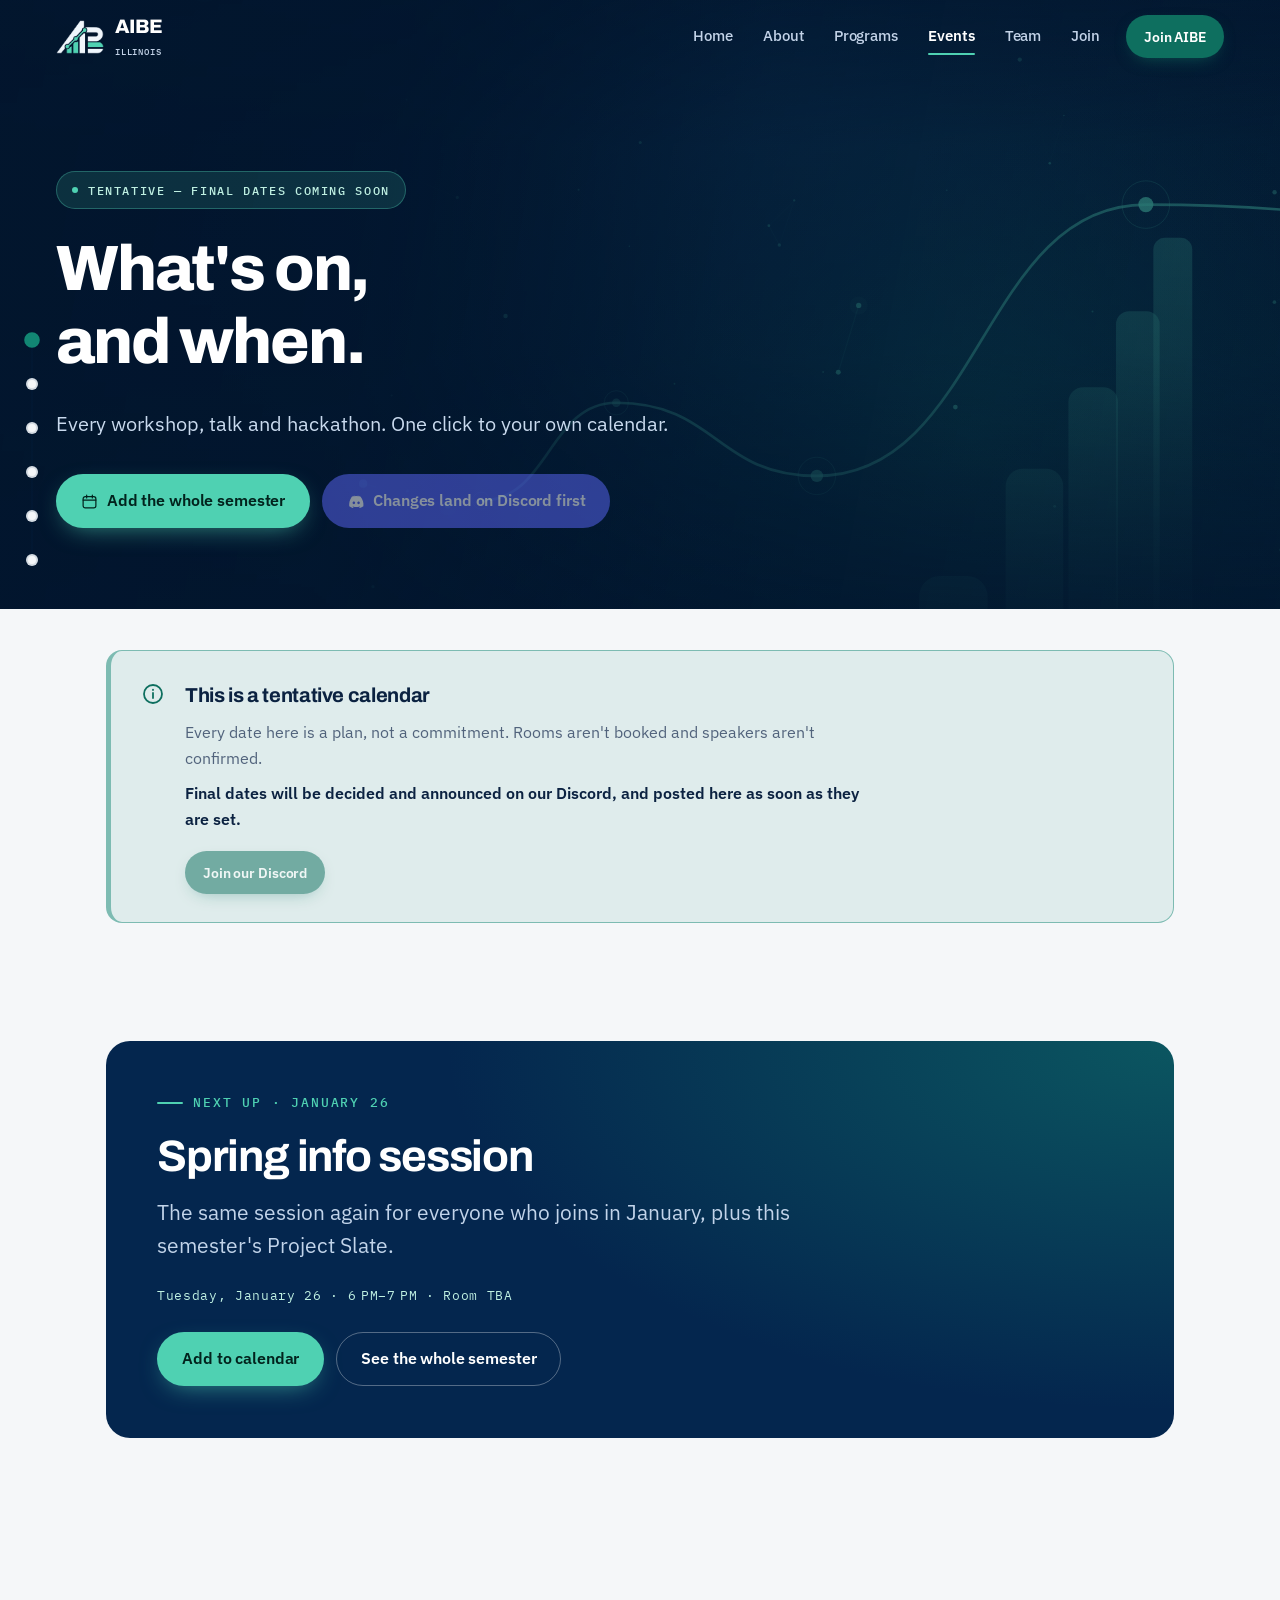
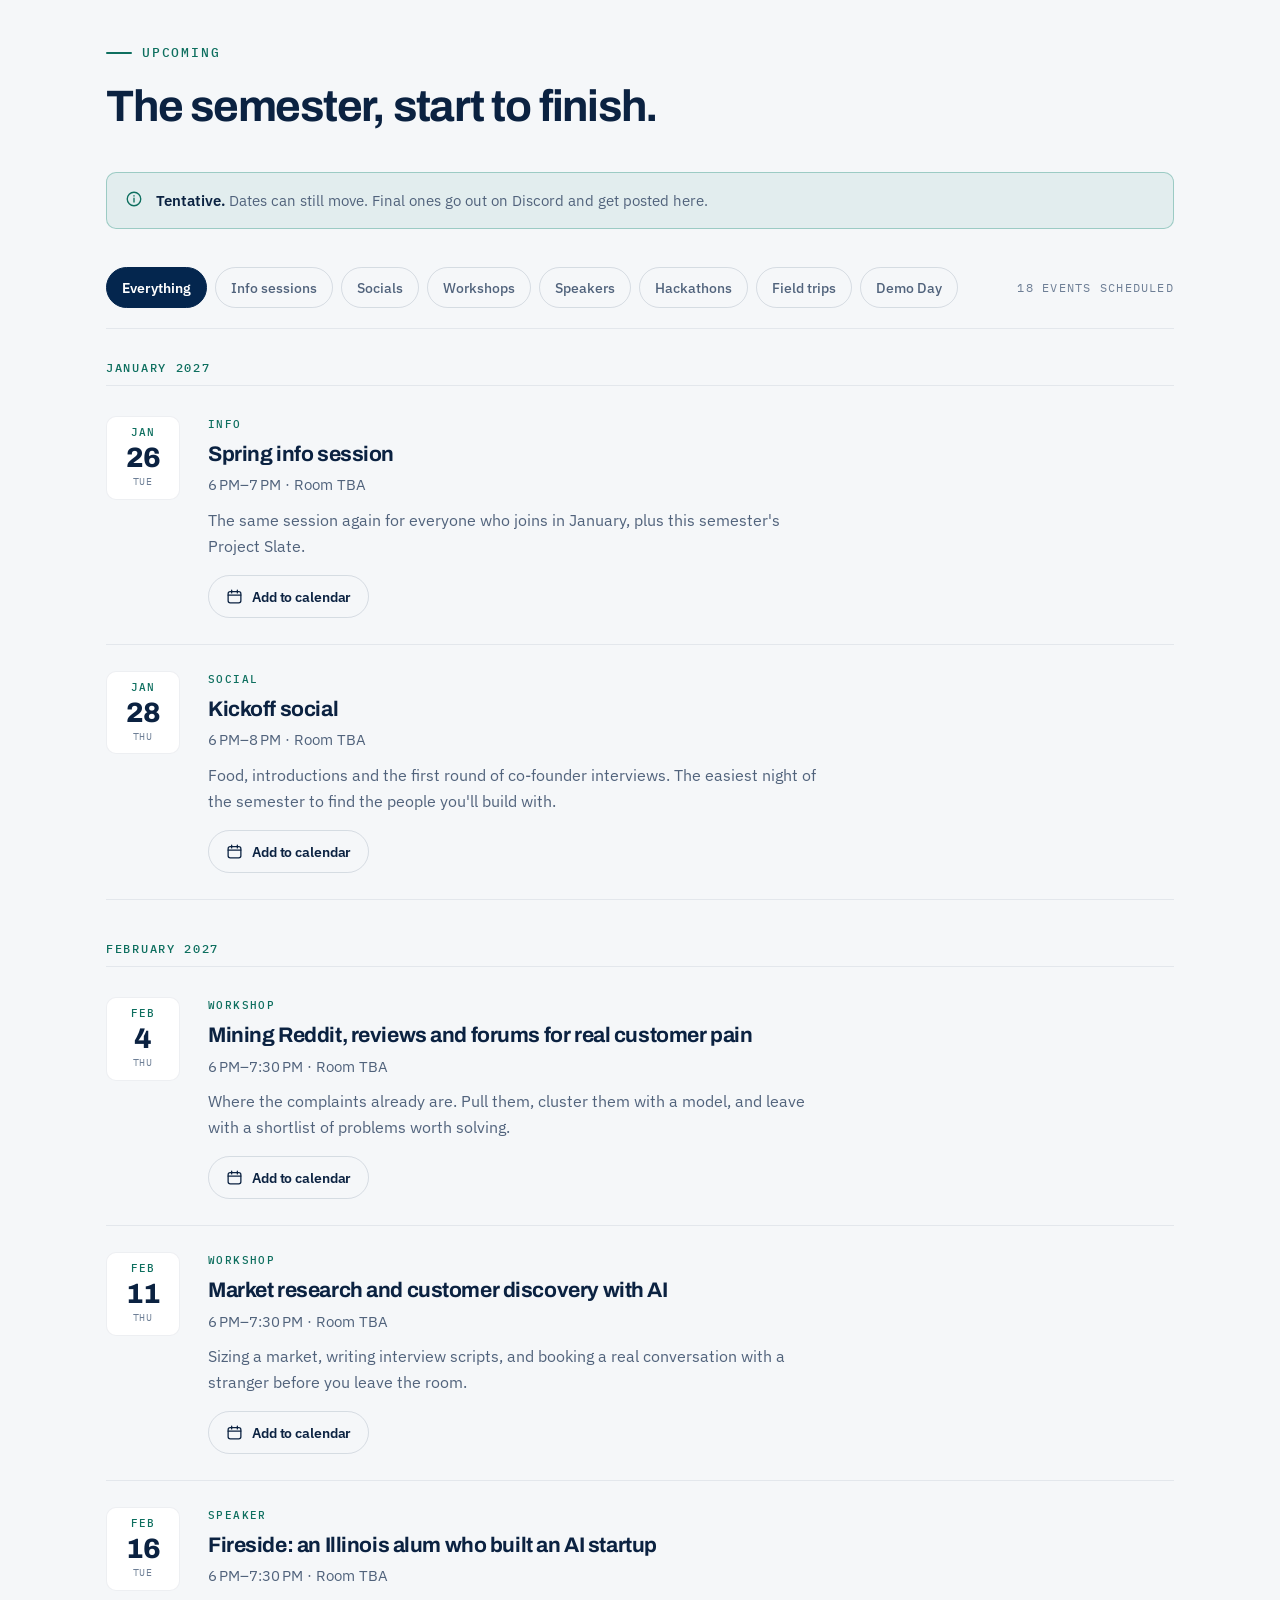
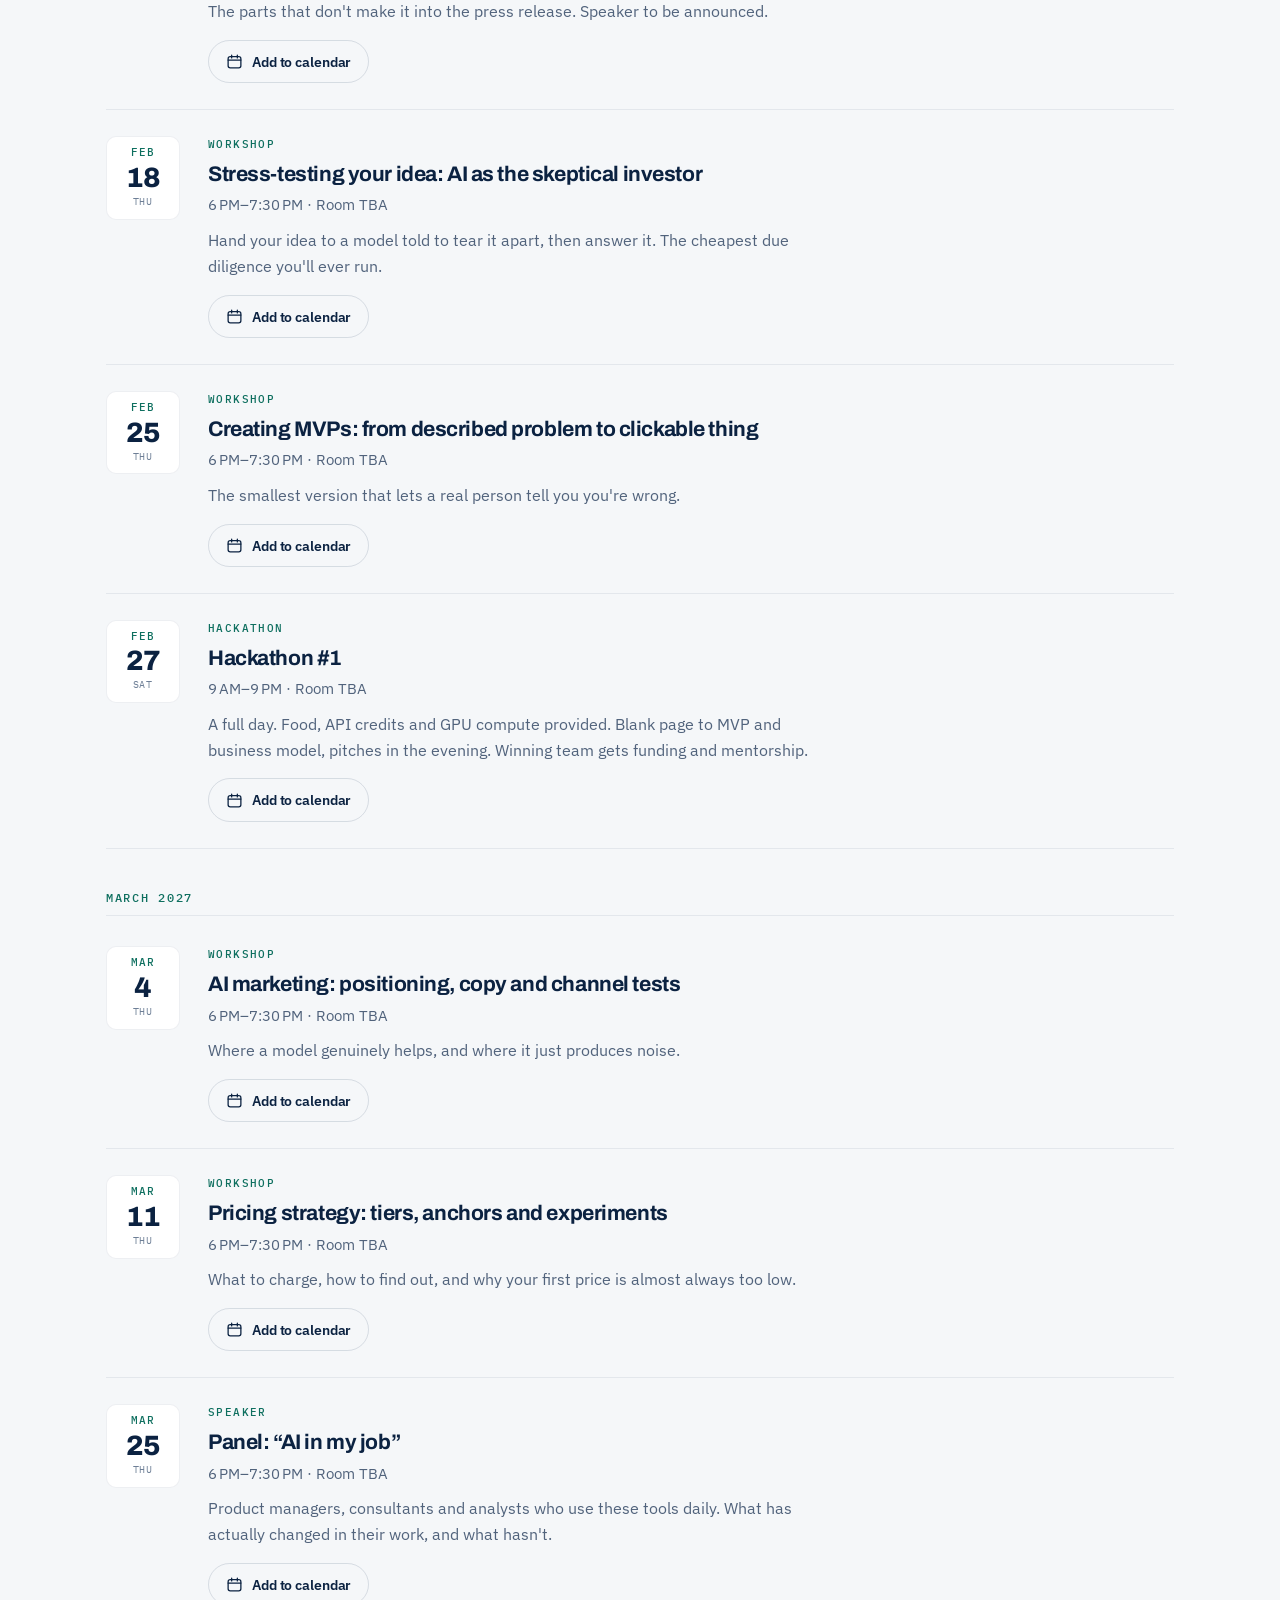
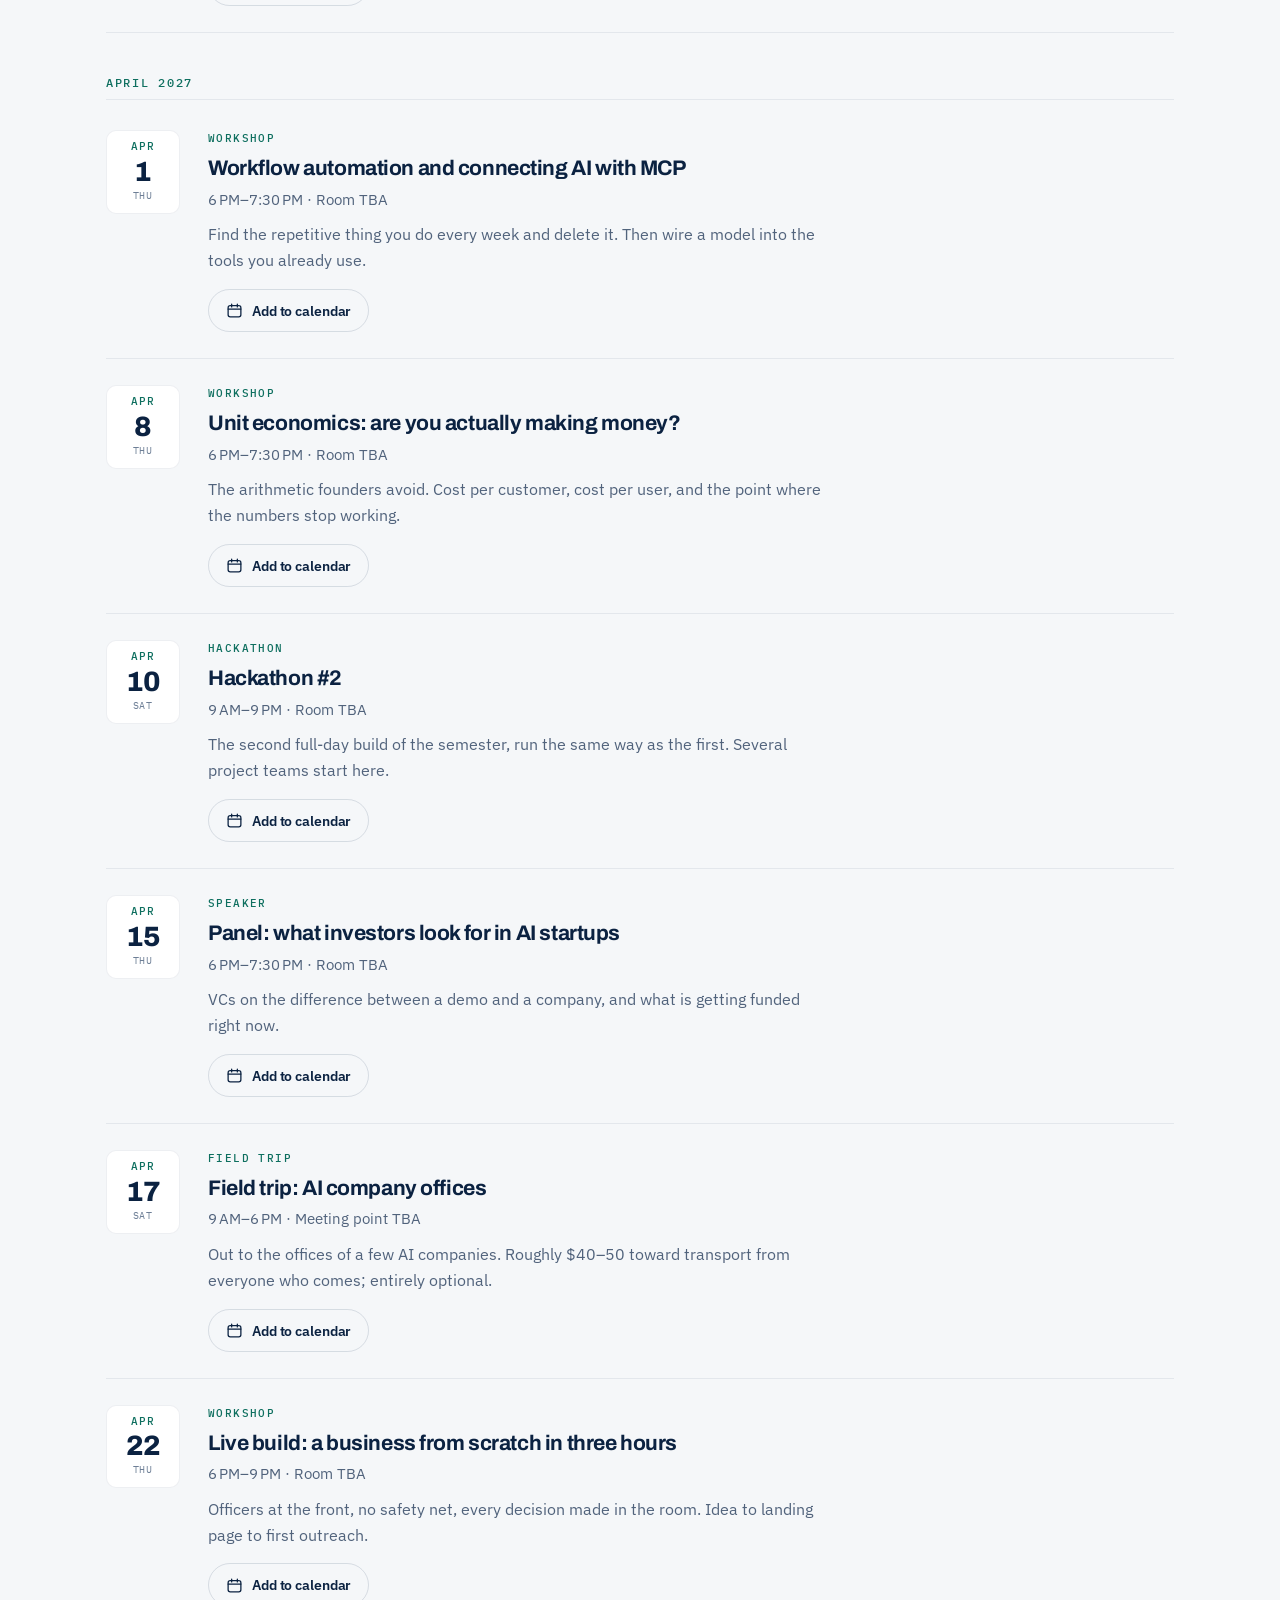
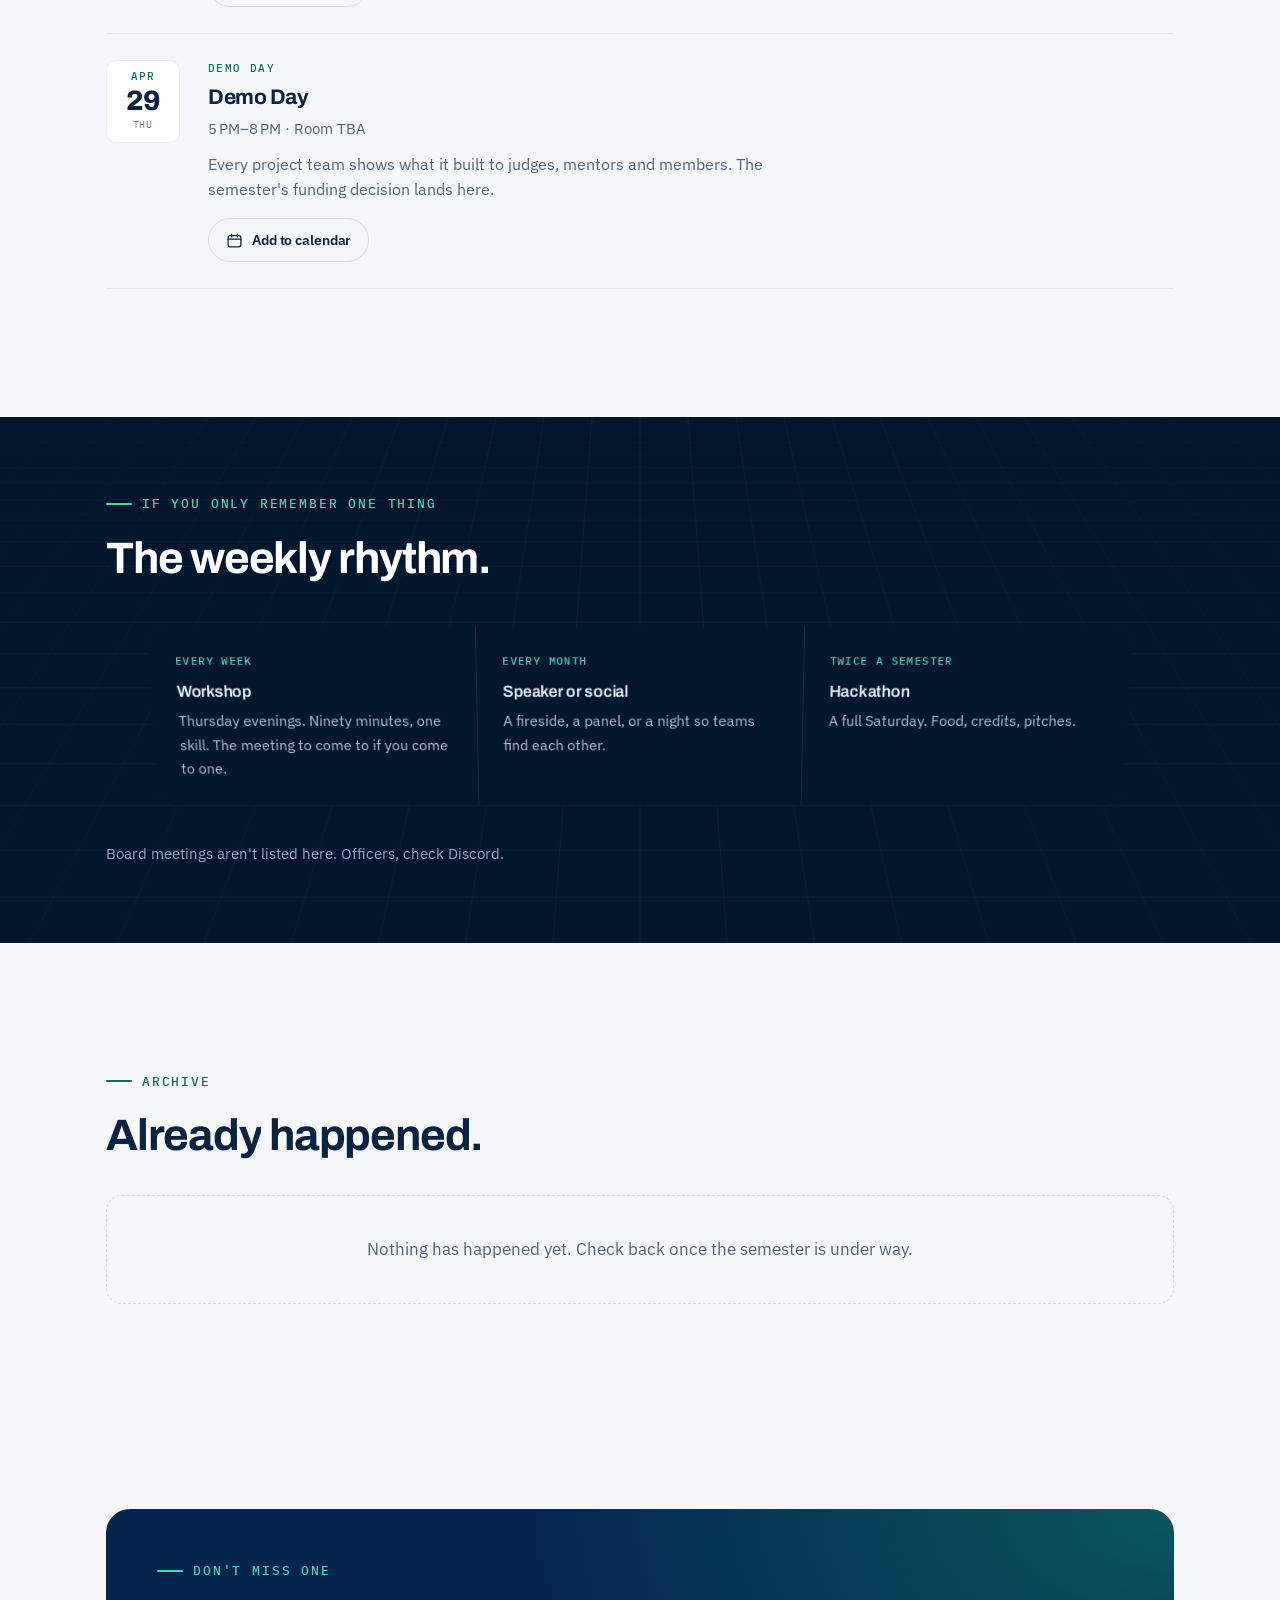
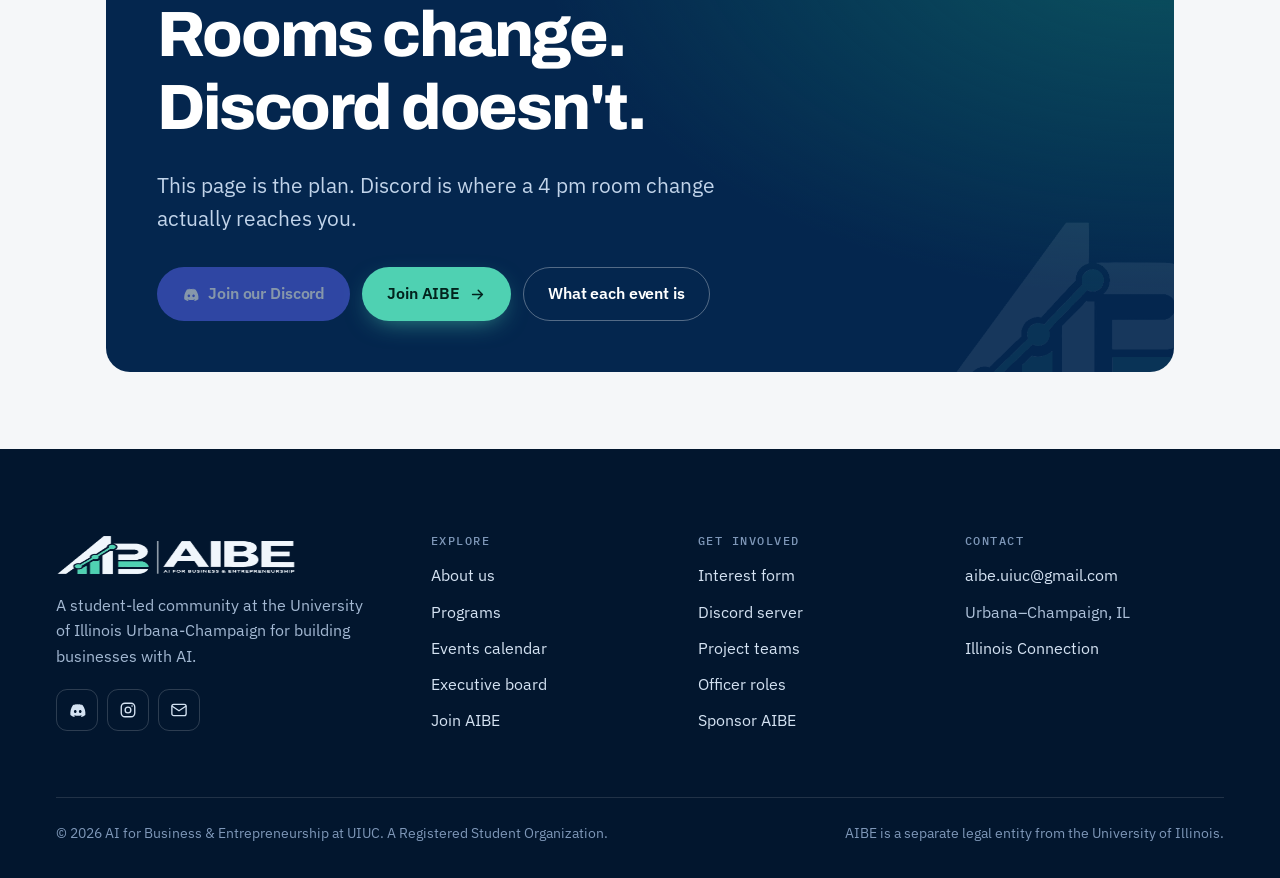
<file: events.html>
<!doctype html>
<html lang="en">
<head>
  <meta charset="utf-8">
  <meta name="viewport" content="width=device-width, initial-scale=1, viewport-fit=cover">
  <title>Events — AIBE at Illinois</title>
  <meta name="description" content="The AIBE calendar at the University of Illinois: weekly AI workshops, founder firesides, hackathons, socials and demo day. Add any event to your own calendar.">
  <meta name="theme-color" content="#02162E">
  <meta property="og:title" content="Events — AIBE at Illinois">
  <meta property="og:description" content="The AIBE calendar at the University of Illinois: weekly AI workshops, founder firesides, hackathons, socials and demo day. Add any event to your own calendar.">
  <meta property="og:type" content="website">
  <meta property="og:image" content="assets/logo-lockup.png">
  <link rel="icon" href="assets/favicon.png" type="image/png">
  <link rel="apple-touch-icon" href="assets/favicon.png">
  <link rel="preconnect" href="https://fonts.googleapis.com">
  <link rel="preconnect" href="https://fonts.gstatic.com" crossorigin>
  <link rel="stylesheet" href="https://fonts.googleapis.com/css2?family=Archivo:wght@500;600;700;800&family=IBM+Plex+Mono:wght@400;500&family=IBM+Plex+Sans:wght@400;500;600&display=swap">
  <link rel="stylesheet" href="css/aibe.css">
  <script src="js/events.js"></script>
</head>
<body>
  <a class="skip-link" href="#main">Skip to content</a>
  <header class="nav nav--over" id="nav">
    <div class="nav__in">
      <a class="nav__logo" href="index.html" aria-label="AIBE — home">
        <img class="lg-dark" src="assets/logo-mark.png" alt="" width="54" height="38">
        <img class="lg-light" src="assets/logo-mark-light.png" alt="" width="54" height="38">
        <span>
          <span class="nav__logo-text">AIBE</span>
          <span class="nav__logo-sub">Illinois</span>
        </span>
      </a>
      <button class="nav__burger" type="button" aria-expanded="false" aria-controls="nav-links" aria-label="Menu">
        <span></span>
      </button>
      <nav class="nav__links" id="nav-links" aria-label="Main">
          <a class="nav__link" href="index.html">Home</a>
          <a class="nav__link" href="about.html">About</a>
          <a class="nav__link" href="programs.html">Programs</a>
          <a class="nav__link" href="events.html" aria-current="page">Events</a>
          <a class="nav__link" href="team.html">Team</a>
          <a class="nav__link" href="join.html">Join</a>
        <a class="btn btn--primary btn--sm nav__cta" href="join.html">Join AIBE</a>
      </nav>
    </div>
  </header>

  <nav class="spine" aria-label="Sections on this page">
    <div class="spine__rail"><div class="spine__fill"></div></div>
    <ul class="spine__list"></ul>
  </nav>

  <main id="main" data-events>

  <section class="hero hero--short" data-spine="Top">
    <div class="hero__media" aria-hidden="true"><canvas></canvas></div>
    <div class="hero__scrim" aria-hidden="true"></div>
    <div class="wrap wrap--wide hero__inner">
      <p class="hero__kicker"><span class="dot"></span> Tentative &mdash; final dates coming soon</p>
      <h1 class="t-h1" style="color:#fff;max-width:14ch" data-words>What's on, and when.</h1>
      <p class="hero__sub">Every workshop, talk and hackathon. One click to your own calendar.</p>
      <div class="btn-row hero__actions">
        <button class="btn btn--primary" type="button" data-ics-all><svg viewBox="0 0 24 24" fill="none" stroke="currentColor" stroke-width="1.7" stroke-linecap="round" stroke-linejoin="round" aria-hidden="true"><rect x="3" y="5" width="18" height="16" rx="3"/><path d="M3 10h18M8 3v4M16 3v4"/></svg> Add the whole semester</button>
        <a class="btn btn--discord" data-link="discord"><svg viewBox="0 0 24 24" fill="currentColor" aria-hidden="true"><path d="M19.27 5.33A16.6 16.6 0 0 0 15.1 4l-.2.37a15.2 15.2 0 0 1 3.6 1.2 13.1 13.1 0 0 0-11-.0 15.2 15.2 0 0 1 3.6-1.2L10.9 4a16.6 16.6 0 0 0-4.17 1.33C3.6 9.9 2.78 14.33 3.2 18.7a16.7 16.7 0 0 0 5.07 2.57l1.1-1.52a10.9 10.9 0 0 1-1.73-.83l.43-.32a11.9 11.9 0 0 0 10.2 0l.43.32c-.55.32-1.13.6-1.73.83l1.1 1.52a16.7 16.7 0 0 0 5.07-2.57c.5-5.06-.84-9.45-3.87-13.37ZM9.68 15.9c-.99 0-1.8-.9-1.8-2.01 0-1.1.79-2.01 1.8-2.01s1.82.91 1.8 2.01c0 1.1-.8 2.01-1.8 2.01Zm6.64 0c-.99 0-1.8-.9-1.8-2.01 0-1.1.79-2.01 1.8-2.01s1.81.91 1.8 2.01c0 1.1-.79 2.01-1.8 2.01Z"/></svg> Changes land on Discord first</a>
      </div>
    </div>
  </section>

  <!-- ===================== TENTATIVE NOTICE ===================== -->
  <section class="band" id="tentative" style="padding-block:clamp(28px,3.2vw,44px)" data-spine="Please read">
    <div class="wrap">
      <div class="tentative" data-events-draft data-reveal>
        <svg viewBox="0 0 24 24" fill="none" stroke="currentColor" stroke-width="1.8" stroke-linecap="round" aria-hidden="true"><circle cx="12" cy="12" r="9"/><path d="M12 11v5M12 7.6v.4"/></svg>
        <div>
          <p class="tentative__k">This is a tentative calendar</p>
          <p>Every date here is a plan, not a commitment. Rooms aren't booked and speakers aren't confirmed.</p>
          <p><strong>Final dates will be decided and announced on our Discord, and posted here as soon as they are set.</strong></p>
          <div class="btn-row" style="margin-top:18px">
            <a class="btn btn--primary btn--sm" data-link="discord">Join our Discord</a>
          </div>
        </div>
      </div>
    </div>
  </section>

  <!-- ===================== NEXT UP ===================== -->
  <section class="band band--tight" id="next" data-spine="Next up">
    <div class="wrap">
      <div class="next" data-events-next data-reveal="scale" data-tilt="4">
        <!-- filled by wireEvents() -->
      </div>
    </div>
  </section>

  <!-- ===================== UPCOMING ===================== -->
  <section class="band" id="upcoming" data-spine="Upcoming">
    <div class="wrap">
      <div style="max-width:640px;margin-bottom:clamp(26px,3vw,40px)" data-reveal>
        <p class="eyebrow">Upcoming</p>
        <h2 class="t-h2" data-words>The semester, start to finish.</h2>
      </div>

      <div class="ev-draft" data-events-draft data-reveal>
        <svg viewBox="0 0 24 24" fill="none" stroke="currentColor" stroke-width="1.8" stroke-linecap="round" aria-hidden="true"><circle cx="12" cy="12" r="9"/><path d="M12 11v5M12 7.6v.4"/></svg>
        <span><strong>Tentative.</strong> Dates can still move. Final ones go out on Discord and get posted here.</span>
      </div>

      <div class="ev-bar" data-reveal>
        <div class="ev-chips" data-events-filters role="group" aria-label="Filter events by type"></div>
        <p class="ev-count" data-events-count aria-live="polite"></p>
      </div>

      <div data-events-upcoming data-reveal></div>
    </div>
  </section>

  <!-- ===================== RHYTHM ===================== -->
  <section class="band band--ink band--tight" id="rhythm" data-spine="The rhythm">
    <div class="art-layer art-layer--full" aria-hidden="true" style="opacity:.2"><img src="assets/art/art-grid.svg" alt="" width="1400" height="700" loading="lazy"></div>
    <div class="wrap">
      <div style="max-width:620px;margin-bottom:clamp(26px,3vw,38px)" data-reveal>
        <p class="eyebrow">If you only remember one thing</p>
        <h2 class="t-h2" data-words>The weekly rhythm.</h2>
      </div>
      <dl class="rhythm" data-reveal data-depth="0.6">
        <div>
          <dt>Every week</dt>
          <dd><strong>Workshop</strong>Thursday evenings. Ninety minutes, one skill. The meeting to come to if you come to one.</dd>
        </div>
        <div>
          <dt>Every month</dt>
          <dd><strong>Speaker or social</strong>A fireside, a panel, or a night so teams find each other.</dd>
        </div>
        <div>
          <dt>Twice a semester</dt>
          <dd><strong>Hackathon</strong>A full Saturday. Food, credits, pitches.</dd>
        </div>
      </dl>
      <p class="t-small" style="margin-top:22px;color:var(--text-3)">Board meetings aren't listed here. Officers, check Discord.</p>
    </div>
  </section>

  <!-- ===================== PAST ===================== -->
  <section class="band" id="past" data-spine="Past">
    <div class="wrap">
      <div style="max-width:640px;margin-bottom:clamp(22px,2.6vw,34px)" data-reveal>
        <p class="eyebrow">Archive</p>
        <h2 class="t-h2" data-words>Already happened.</h2>
      </div>
      <div data-events-past data-reveal></div>
    </div>
  </section>

  <!-- ===================== CTA ===================== -->
  <section class="band band--tight" id="stay" data-spine="Stay posted">
    <div class="wrap">
      <div class="callout" data-reveal="scale" data-tilt="4">
        <img class="callout__mark" src="assets/logo-mark-light.png" alt="" aria-hidden="true" width="300" height="214">
        <p class="eyebrow" style="color:var(--teal-bright)">Don't miss one</p>
        <h2 class="t-h1" style="max-width:16ch" data-words>Rooms change. Discord doesn't.</h2>
        <p class="t-lead" style="color:#C2D4EA;margin-top:22px;max-width:44ch">This page is the plan. Discord is where a 4&nbsp;pm room change actually reaches you.</p>
        <div class="btn-row" style="margin-top:32px">
          <a class="btn btn--discord" data-link="discord"><svg viewBox="0 0 24 24" fill="currentColor" aria-hidden="true"><path d="M19.27 5.33A16.6 16.6 0 0 0 15.1 4l-.2.37a15.2 15.2 0 0 1 3.6 1.2 13.1 13.1 0 0 0-11-.0 15.2 15.2 0 0 1 3.6-1.2L10.9 4a16.6 16.6 0 0 0-4.17 1.33C3.6 9.9 2.78 14.33 3.2 18.7a16.7 16.7 0 0 0 5.07 2.57l1.1-1.52a10.9 10.9 0 0 1-1.73-.83l.43-.32a11.9 11.9 0 0 0 10.2 0l.43.32c-.55.32-1.13.6-1.73.83l1.1 1.52a16.7 16.7 0 0 0 5.07-2.57c.5-5.06-.84-9.45-3.87-13.37ZM9.68 15.9c-.99 0-1.8-.9-1.8-2.01 0-1.1.79-2.01 1.8-2.01s1.82.91 1.8 2.01c0 1.1-.8 2.01-1.8 2.01Zm6.64 0c-.99 0-1.8-.9-1.8-2.01 0-1.1.79-2.01 1.8-2.01s1.81.91 1.8 2.01c0 1.1-.79 2.01-1.8 2.01Z"/></svg> Join our Discord</a>
          <a class="btn btn--primary" href="join.html">Join AIBE <svg viewBox="0 0 24 24" fill="none" stroke="currentColor" stroke-width="2" stroke-linecap="round" stroke-linejoin="round" aria-hidden="true"><path d="M5 12h14M13 6l6 6-6 6"/></svg></a>
          <a class="btn btn--ghost" href="programs.html">What each event is</a>
        </div>
      </div>
    </div>
  </section>

  </main>
<footer class="foot">
    <div class="wrap wrap--wide">
      <div class="foot__grid">
        <div class="foot__logo">
          <img src="assets/logo-lockup-light.png" alt="AIBE — AI for Business &amp; Entrepreneurship" width="240" height="67">
          <p style="color:#A3B8D2;font-size:.97rem;max-width:34ch">A student-led community at the University of Illinois Urbana-Champaign for building businesses with AI.</p>
          <div class="social" style="margin-top:20px">
            <a data-link="discord" aria-label="AIBE on Discord"><svg viewBox="0 0 24 24" fill="currentColor" aria-hidden="true"><path d="M19.27 5.33A16.6 16.6 0 0 0 15.1 4l-.2.37a15.2 15.2 0 0 1 3.6 1.2 13.1 13.1 0 0 0-11-.0 15.2 15.2 0 0 1 3.6-1.2L10.9 4a16.6 16.6 0 0 0-4.17 1.33C3.6 9.9 2.78 14.33 3.2 18.7a16.7 16.7 0 0 0 5.07 2.57l1.1-1.52a10.9 10.9 0 0 1-1.73-.83l.43-.32a11.9 11.9 0 0 0 10.2 0l.43.32c-.55.32-1.13.6-1.73.83l1.1 1.52a16.7 16.7 0 0 0 5.07-2.57c.5-5.06-.84-9.45-3.87-13.37ZM9.68 15.9c-.99 0-1.8-.9-1.8-2.01 0-1.1.79-2.01 1.8-2.01s1.82.91 1.8 2.01c0 1.1-.8 2.01-1.8 2.01Zm6.64 0c-.99 0-1.8-.9-1.8-2.01 0-1.1.79-2.01 1.8-2.01s1.81.91 1.8 2.01c0 1.1-.79 2.01-1.8 2.01Z"/></svg></a>
            <a data-link="instagram" aria-label="AIBE on Instagram"><svg viewBox="0 0 24 24" fill="none" stroke="currentColor" stroke-width="1.8" stroke-linecap="round" aria-hidden="true"><rect x="3" y="3" width="18" height="18" rx="5"/><circle cx="12" cy="12" r="3.8"/><circle cx="17.4" cy="6.6" r="1.1" fill="currentColor" stroke="none"/></svg></a>
            <a data-link="email" aria-label="Email AIBE"><svg viewBox="0 0 24 24" fill="none" stroke="currentColor" stroke-width="1.8" stroke-linecap="round" stroke-linejoin="round" aria-hidden="true"><rect x="2.5" y="4.5" width="19" height="15" rx="2.5"/><path d="m3 7 9 6 9-6"/></svg></a>
          </div>
        </div>
        <div>
          <h4>Explore</h4>
          <ul>
            <li><a href="about.html">About us</a></li>
            <li><a href="programs.html">Programs</a></li>
            <li><a href="events.html">Events calendar</a></li>
            <li><a href="team.html">Executive board</a></li>
            <li><a href="join.html">Join AIBE</a></li>
          </ul>
        </div>
        <div>
          <h4>Get involved</h4>
          <ul>
            <li><a data-link="joinForm">Interest form</a></li>
            <li><a data-link="discord">Discord server</a></li>
            <li><a href="programs.html#projects">Project teams</a></li>
            <li><a href="join.html#officers">Officer roles</a></li>
            <li><a href="sponsors.html">Sponsor AIBE</a></li>
          </ul>
        </div>
        <div>
          <h4>Contact</h4>
          <ul>
            <li><a data-link="email" data-link-text="email">email</a></li>
            <li>Urbana&ndash;Champaign, IL</li>
            <li><a data-link="rso">Illinois Connection</a></li>
          </ul>
        </div>
      </div>
      <div class="foot__bottom">
        <span>&copy; <span data-year>2026</span> AI for Business &amp; Entrepreneurship at UIUC. A Registered Student Organization.</span>
        <span>AIBE is a separate legal entity from the University of Illinois.</span>
      </div>
    </div>
  </footer>
  <script src="js/aibe.js"></script>
  <script src="js/motion.js"></script>
</body>
</html>
</file>
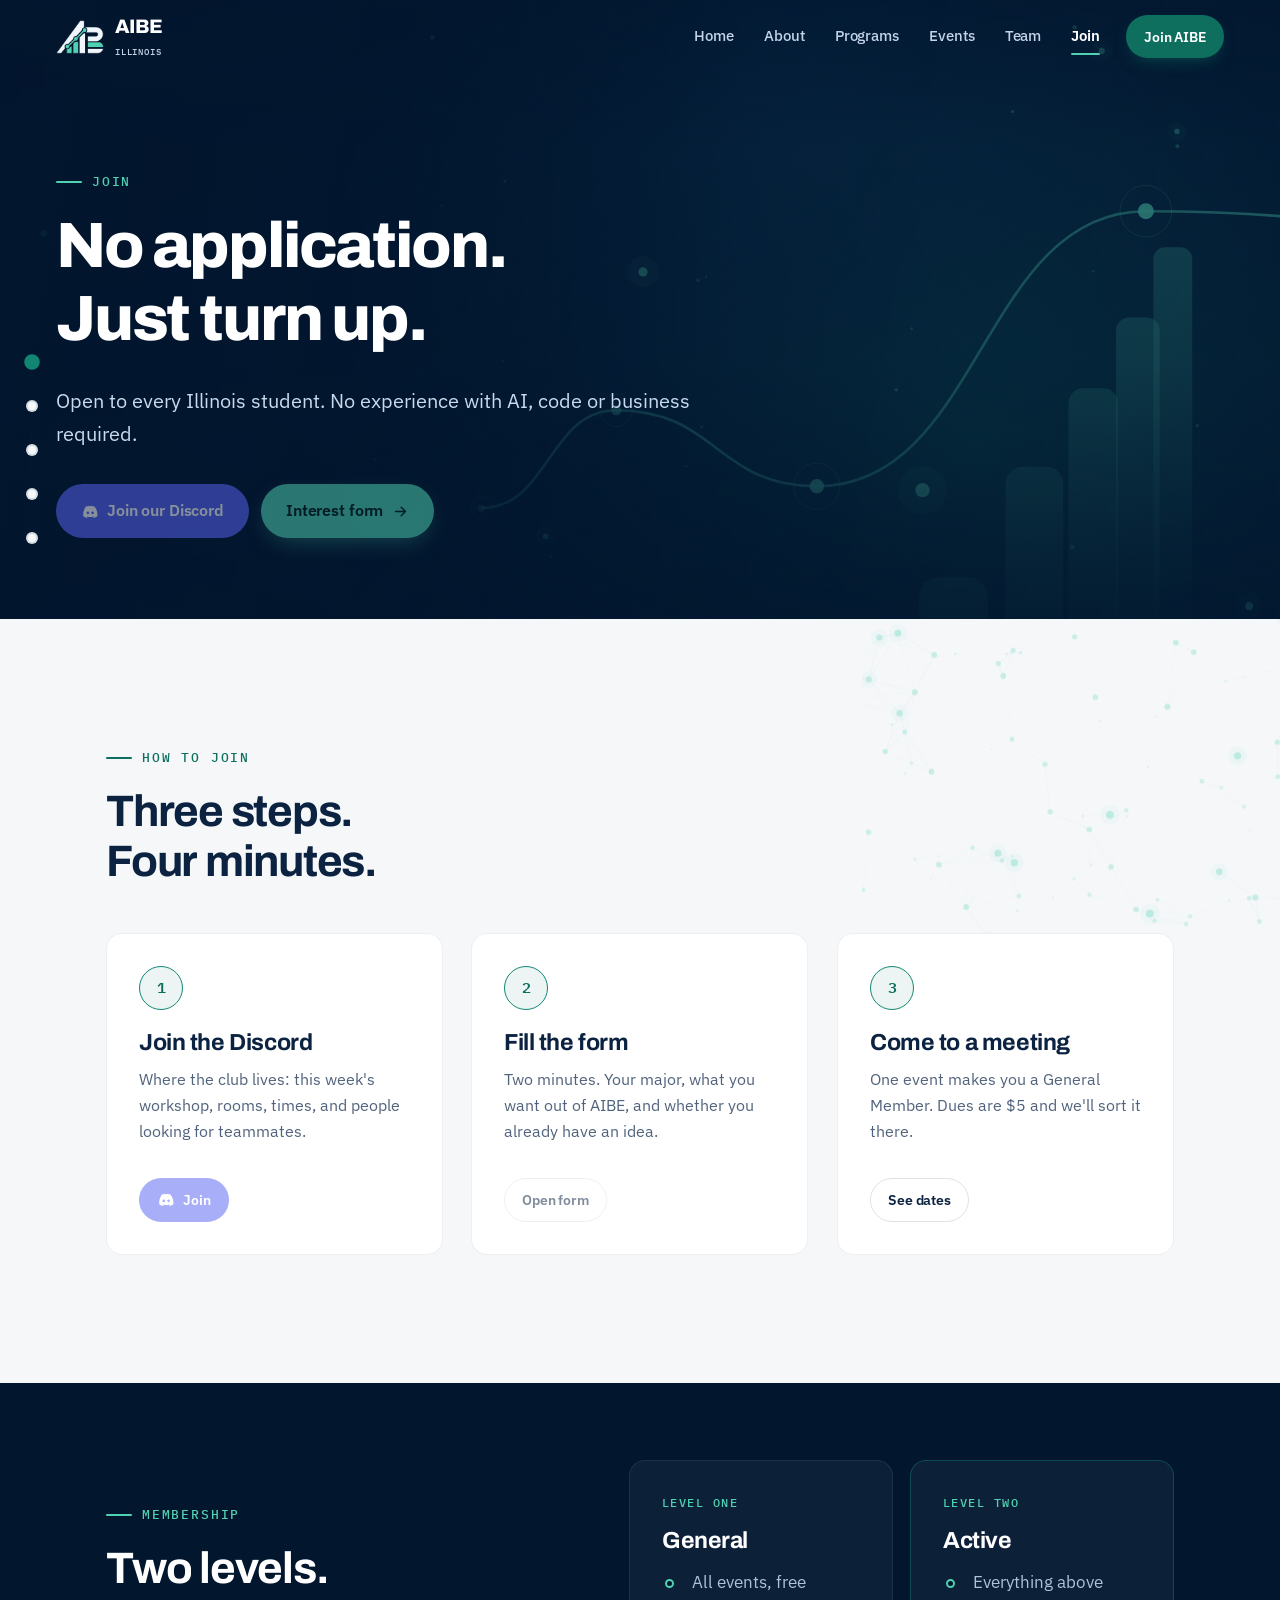
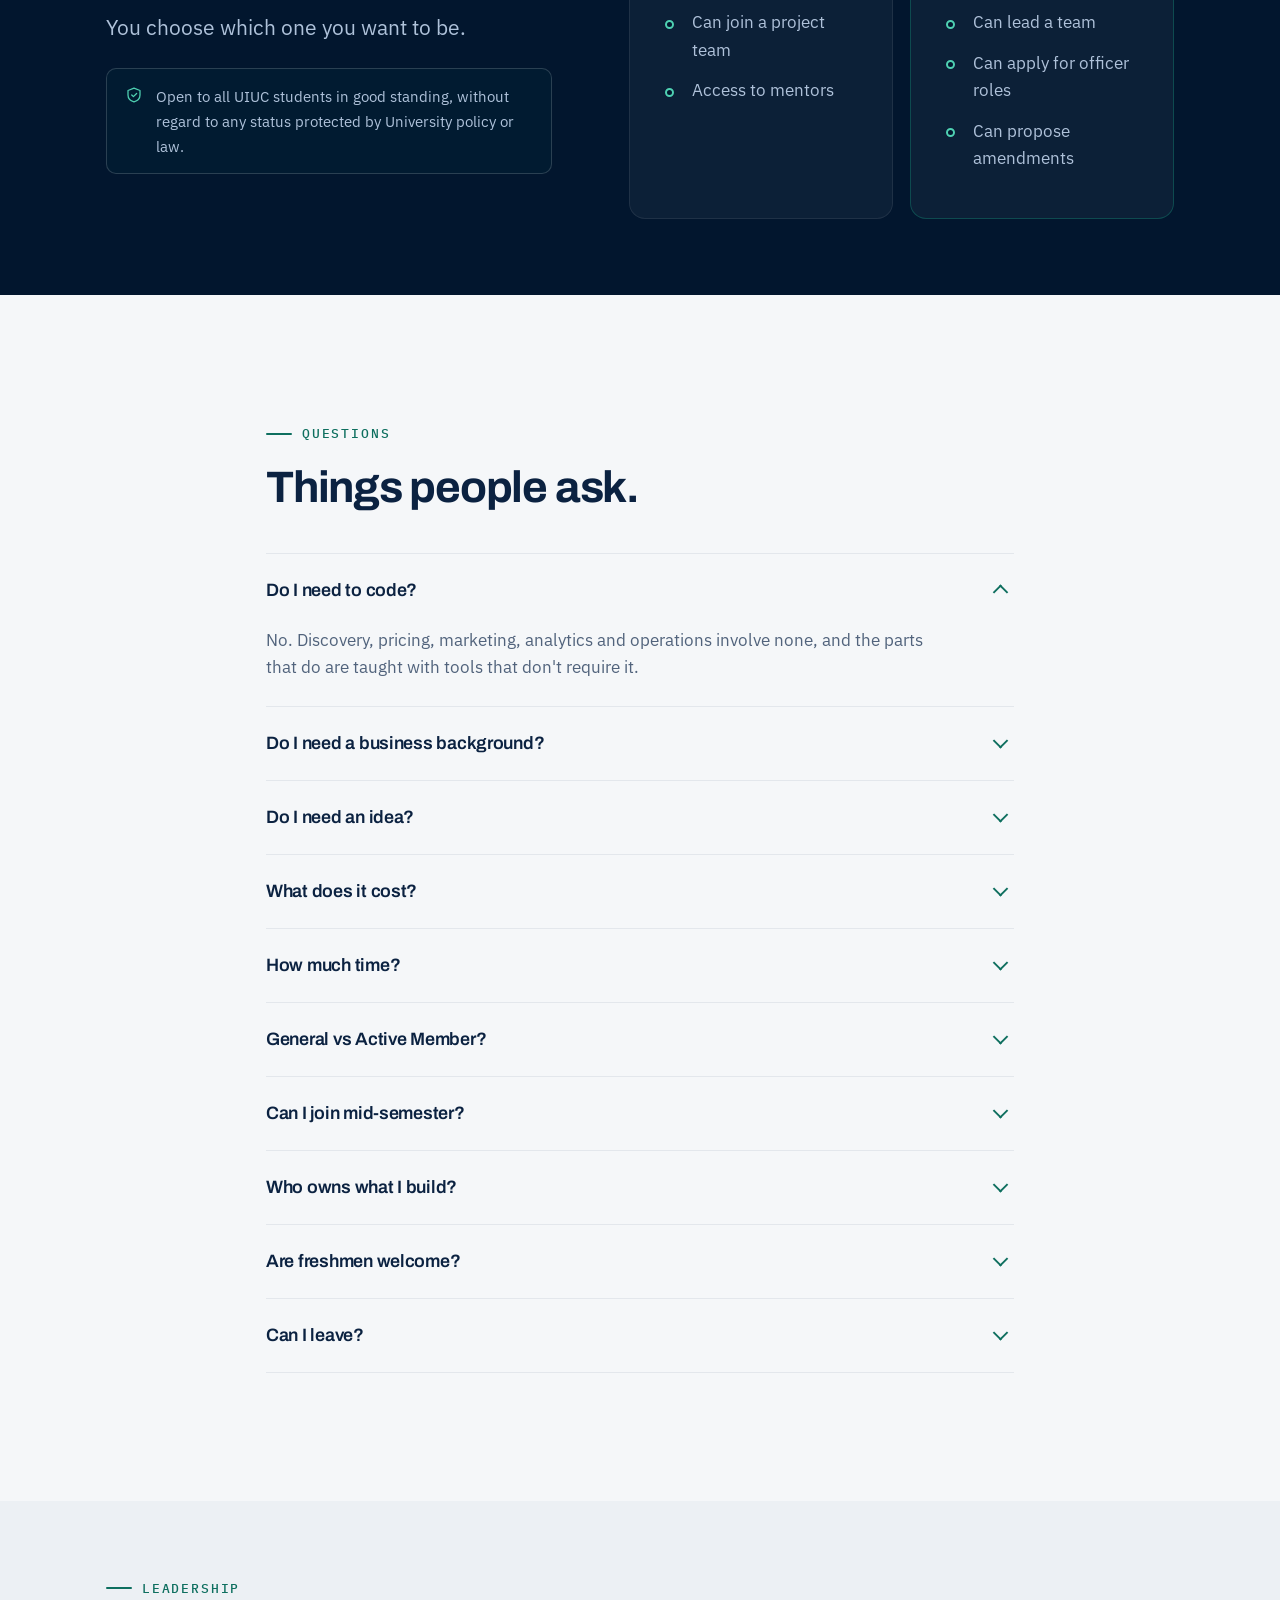
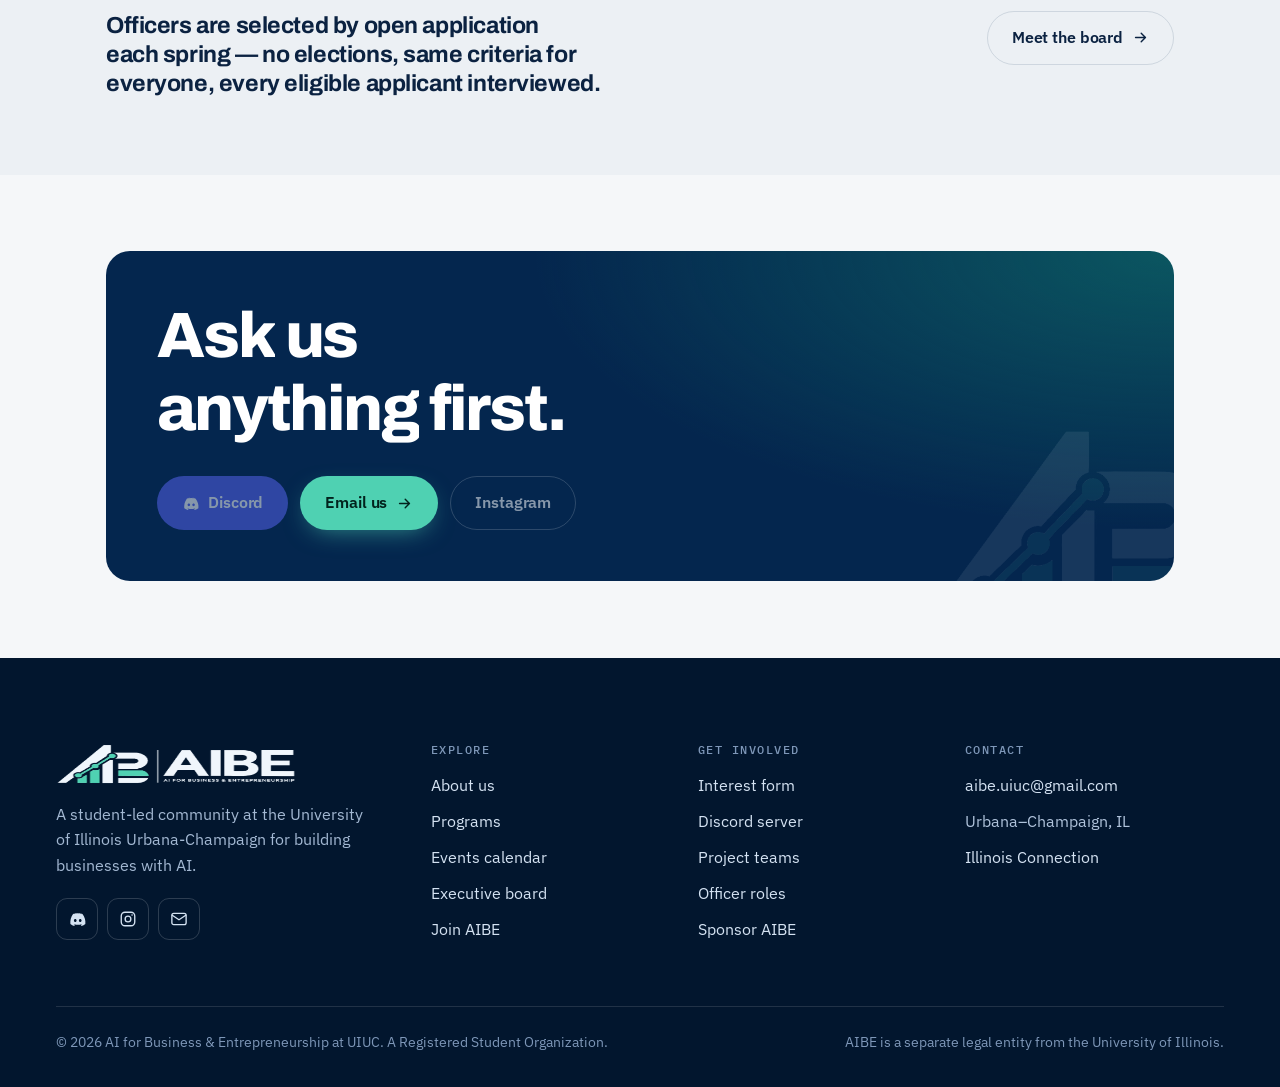
<file: join.html>
<!doctype html>
<html lang="en">
<head>
  <meta charset="utf-8">
  <meta name="viewport" content="width=device-width, initial-scale=1, viewport-fit=cover">
  <title>Join — AIBE at Illinois</title>
  <meta name="description" content="How to join AI for Business &amp; Entrepreneurship at UIUC: three steps, $5 dues a semester, open to every major, no experience required.">
  <meta name="theme-color" content="#02162E">
  <meta property="og:title" content="Join — AIBE at Illinois">
  <meta property="og:description" content="How to join AI for Business &amp; Entrepreneurship at UIUC: three steps, $5 dues a semester, open to every major, no experience required.">
  <meta property="og:type" content="website">
  <meta property="og:image" content="assets/logo-lockup.png">
  <link rel="icon" href="assets/favicon.png" type="image/png">
  <link rel="apple-touch-icon" href="assets/favicon.png">
  <link rel="preconnect" href="https://fonts.googleapis.com">
  <link rel="preconnect" href="https://fonts.gstatic.com" crossorigin>
  <link rel="stylesheet" href="https://fonts.googleapis.com/css2?family=Archivo:wght@500;600;700;800&family=IBM+Plex+Mono:wght@400;500&family=IBM+Plex+Sans:wght@400;500;600&display=swap">
  <link rel="stylesheet" href="css/aibe.css">
</head>
<body>
  <a class="skip-link" href="#main">Skip to content</a>
  <header class="nav nav--over" id="nav">
    <div class="nav__in">
      <a class="nav__logo" href="index.html" aria-label="AIBE — home">
        <img class="lg-dark" src="assets/logo-mark.png" alt="" width="54" height="38">
        <img class="lg-light" src="assets/logo-mark-light.png" alt="" width="54" height="38">
        <span>
          <span class="nav__logo-text">AIBE</span>
          <span class="nav__logo-sub">Illinois</span>
        </span>
      </a>
      <button class="nav__burger" type="button" aria-expanded="false" aria-controls="nav-links" aria-label="Menu">
        <span></span>
      </button>
      <nav class="nav__links" id="nav-links" aria-label="Main">
          <a class="nav__link" href="index.html">Home</a>
          <a class="nav__link" href="about.html">About</a>
          <a class="nav__link" href="programs.html">Programs</a>
          <a class="nav__link" href="events.html">Events</a>
          <a class="nav__link" href="team.html">Team</a>
          <a class="nav__link" href="join.html" aria-current="page">Join</a>
        <a class="btn btn--primary btn--sm nav__cta" href="join.html">Join AIBE</a>
      </nav>
    </div>
  </header>

  <nav class="spine" aria-label="Sections on this page">
    <div class="spine__rail"><div class="spine__fill"></div></div>
    <ul class="spine__list"></ul>
  </nav>

  <main id="main">

  <section class="hero hero--short" data-spine="Top">
    <div class="hero__media" aria-hidden="true"><canvas></canvas></div>
    <div class="hero__scrim" aria-hidden="true"></div>
    <div class="wrap wrap--wide hero__inner">
      <p class="eyebrow" style="color:var(--teal-bright)">Join</p>
      <h1 class="t-h1" style="color:#fff;max-width:14ch" data-words>No application. Just turn up.</h1>
      <p class="hero__sub">Open to every Illinois student. No experience with AI, code or business required.</p>
      <div class="btn-row hero__actions">
        <a class="btn btn--discord" data-link="discord" data-magnetic="0.25"><svg viewBox="0 0 24 24" fill="currentColor" aria-hidden="true"><path d="M19.27 5.33A16.6 16.6 0 0 0 15.1 4l-.2.37a15.2 15.2 0 0 1 3.6 1.2 13.1 13.1 0 0 0-11-.0 15.2 15.2 0 0 1 3.6-1.2L10.9 4a16.6 16.6 0 0 0-4.17 1.33C3.6 9.9 2.78 14.33 3.2 18.7a16.7 16.7 0 0 0 5.07 2.57l1.1-1.52a10.9 10.9 0 0 1-1.73-.83l.43-.32a11.9 11.9 0 0 0 10.2 0l.43.32c-.55.32-1.13.6-1.73.83l1.1 1.52a16.7 16.7 0 0 0 5.07-2.57c.5-5.06-.84-9.45-3.87-13.37ZM9.68 15.9c-.99 0-1.8-.9-1.8-2.01 0-1.1.79-2.01 1.8-2.01s1.82.91 1.8 2.01c0 1.1-.8 2.01-1.8 2.01Zm6.64 0c-.99 0-1.8-.9-1.8-2.01 0-1.1.79-2.01 1.8-2.01s1.81.91 1.8 2.01c0 1.1-.79 2.01-1.8 2.01Z"/></svg> Join our Discord</a>
        <a class="btn btn--primary" data-link="joinForm" data-magnetic="0.25">Interest form <svg viewBox="0 0 24 24" fill="none" stroke="currentColor" stroke-width="2" stroke-linecap="round" stroke-linejoin="round" aria-hidden="true"><path d="M5 12h14M13 6l6 6-6 6"/></svg></a>
      </div>
    </div>
  </section>

  <!-- ===================== STEPS ===================== -->
  <section class="band" id="steps" data-spine="Three steps">
    <div class="art-layer art-layer--tr" aria-hidden="true" data-parallax="-0.1" style="opacity:.4">
      <img src="assets/art/art-field.svg" alt="" width="1100" height="800" loading="lazy">
    </div>
    <div class="wrap">
      <div style="max-width:520px;margin-bottom:clamp(28px,3.5vw,48px)">
        <p class="eyebrow">How to join</p>
        <h2 class="t-h2" data-words>Three steps. Four minutes.</h2>
      </div>
      <div class="grid grid-3" data-stagger="90">
        <article class="card" data-reveal data-tilt="6">
          <div class="step__n" style="margin-bottom:18px">1</div>
          <h3 class="t-h3">Join the Discord</h3>
          <p>Where the club lives: this week's workshop, rooms, times, and people looking for teammates.</p>
          <a class="btn btn--discord btn--sm" data-link="discord" style="margin-top:16px"><svg viewBox="0 0 24 24" fill="currentColor" aria-hidden="true"><path d="M19.27 5.33A16.6 16.6 0 0 0 15.1 4l-.2.37a15.2 15.2 0 0 1 3.6 1.2 13.1 13.1 0 0 0-11-.0 15.2 15.2 0 0 1 3.6-1.2L10.9 4a16.6 16.6 0 0 0-4.17 1.33C3.6 9.9 2.78 14.33 3.2 18.7a16.7 16.7 0 0 0 5.07 2.57l1.1-1.52a10.9 10.9 0 0 1-1.73-.83l.43-.32a11.9 11.9 0 0 0 10.2 0l.43.32c-.55.32-1.13.6-1.73.83l1.1 1.52a16.7 16.7 0 0 0 5.07-2.57c.5-5.06-.84-9.45-3.87-13.37ZM9.68 15.9c-.99 0-1.8-.9-1.8-2.01 0-1.1.79-2.01 1.8-2.01s1.82.91 1.8 2.01c0 1.1-.8 2.01-1.8 2.01Zm6.64 0c-.99 0-1.8-.9-1.8-2.01 0-1.1.79-2.01 1.8-2.01s1.81.91 1.8 2.01c0 1.1-.79 2.01-1.8 2.01Z"/></svg> Join</a>
        </article>
        <article class="card" data-reveal data-tilt="6">
          <div class="step__n" style="margin-bottom:18px">2</div>
          <h3 class="t-h3">Fill the form</h3>
          <p>Two minutes. Your major, what you want out of AIBE, and whether you already have an idea.</p>
          <a class="btn btn--ghost btn--sm" data-link="joinForm" style="margin-top:16px">Open form</a>
        </article>
        <article class="card" data-reveal data-tilt="6">
          <div class="step__n" style="margin-bottom:18px">3</div>
          <h3 class="t-h3">Come to a meeting</h3>
          <p>One event makes you a General Member. Dues are $5 and we'll sort it there.</p>
          <a class="btn btn--ghost btn--sm" href="events.html" style="margin-top:16px">See dates</a>
        </article>
      </div>
    </div>
  </section>

  <!-- ===================== MEMBERSHIP ===================== -->
  <section class="band band--ink band--tight" id="membership" data-spine="Membership">
    <div class="wrap">
      <div class="split" style="align-items:center">
        <div>
          <p class="eyebrow">Membership</p>
          <h2 class="t-h2" data-words>Two levels.</h2>
          <p class="t-lead" style="margin-top:16px;color:#AFC2DA">You choose which one you want to be.</p>
          <div class="notice" style="margin-top:24px;border-style:solid">
            <svg viewBox="0 0 24 24" fill="none" stroke="currentColor" stroke-width="1.7" stroke-linecap="round" stroke-linejoin="round" aria-hidden="true"><path d="M12 2.8 20 6v6c0 4.5-3.2 7.8-8 9.2C7.2 19.8 4 16.5 4 12V6l8-3.2Z"/><path d="m9 12 2.2 2.2L15.5 10"/></svg>
            <span>Open to all UIUC students in good standing, without regard to any status protected by University policy or law.</span>
          </div>
        </div>
        <div class="grid grid-2" style="gap:18px">
          <article class="card" data-reveal data-tilt="6">
            <p class="card__k">Level one</p><h3 class="t-h3">General</h3>
            <ul class="ticks" style="margin-top:14px"><li>All events, free</li><li>Can join a project team</li><li>Access to mentors</li></ul>
          </article>
          <article class="card" data-reveal data-tilt="6" style="border-color:color-mix(in srgb,var(--teal) 42%,transparent)">
            <p class="card__k">Level two</p><h3 class="t-h3">Active</h3>
            <ul class="ticks" style="margin-top:14px"><li>Everything above</li><li>Can lead a team</li><li>Can apply for officer roles</li><li>Can propose amendments</li></ul>
          </article>
        </div>
      </div>
    </div>
  </section>

  <!-- ===================== FAQ ===================== -->
  <section class="band" id="faq" data-spine="FAQ">
    <div class="wrap wrap--narrow">
      <div style="margin-bottom:clamp(24px,3vw,38px)">
        <p class="eyebrow">Questions</p>
        <h2 class="t-h2" data-words>Things people ask.</h2>
      </div>
      <div class="faq" data-reveal>
        <details open>
          <summary>Do I need to code?</summary><div class="faq__a"><p>No. Discovery, pricing, marketing, analytics and operations involve none, and the parts that do are taught with tools that don't require it.</p></div>
        </details>
        <details>
          <summary>Do I need a business background?</summary><div class="faq__a"><p>Also no. If you can build, you're useful here on day one &mdash; the business side is what we'll teach you.</p></div>
        </details>
        <details>
          <summary>Do I need an idea?</summary><div class="faq__a"><p>No. Each semester the board publishes a slate of projects. Join one, or get matched into a team.</p></div>
        </details>
        <details>
          <summary>What does it cost?</summary><div class="faq__a"><p>$5 a semester. The Treasurer waives it for anyone with financial need, and nobody is turned away from a meeting over it.</p></div>
        </details>
        <details>
          <summary>How much time?</summary><div class="faq__a"><p>A workshop is ninety minutes a week. A project team adds a few hours, more before demo day. Hackathons are a full Saturday.</p></div>
        </details>
        <details>
          <summary>General vs Active Member?</summary><div class="faq__a"><p>Register and attend one event to be a General Member. Ten meetings <em>or</em> one project team makes you Active &mdash; which lets you lead a team and apply for officer roles.</p></div>
        </details>
        <details>
          <summary>Can I join mid-semester?</summary><div class="faq__a"><p>Yes. Workshops stand alone and teams can take new people.</p></div>
        </details>
        <details>
          <summary>Who owns what I build?</summary><div class="faq__a"><p>You do. AIBE takes no ownership, equity or revenue share. If your team continues after the semester, we'll push you to write a founder agreement early.</p></div>
        </details>
        <details>
          <summary>Are freshmen welcome?</summary><div class="faq__a"><p>Very. Starting something in your first year and having it not work is close to a free option.</p></div>
        </details>
        <details>
          <summary>Can I leave?</summary><div class="faq__a"><p>Any time, without retribution or harassment. That's in the constitution too.</p></div>
        </details>
      </div>
    </div>
  </section>

  <!-- ===================== OFFICERS ===================== -->
  <section class="band band--sunk band--tight" id="officers" data-spine="Officer roles">
    <div class="wrap">
      <div class="partner-strip" data-reveal>
        <div>
          <p class="eyebrow">Leadership</p>
          <h2 class="t-h3" style="max-width:40ch">Officers are selected by open application each spring &mdash; no elections, same criteria for everyone, every eligible applicant interviewed.</h2>
        </div>
        <a class="btn btn--ghost" href="team.html" data-magnetic="0.2">Meet the board <svg viewBox="0 0 24 24" fill="none" stroke="currentColor" stroke-width="2" stroke-linecap="round" stroke-linejoin="round" aria-hidden="true"><path d="M5 12h14M13 6l6 6-6 6"/></svg></a>
      </div>
    </div>
  </section>

  <section class="band band--tight" id="contact" data-spine="Contact">
    <div class="wrap">
      <div class="callout" data-reveal="scale" data-tilt="4">
        <img class="callout__mark" src="assets/logo-mark-light.png" alt="" aria-hidden="true" width="300" height="214">
        <h2 class="t-h1" style="max-width:14ch" data-words>Ask us anything first.</h2>
        <div class="btn-row" style="margin-top:28px">
          <a class="btn btn--discord" data-link="discord" data-magnetic="0.2"><svg viewBox="0 0 24 24" fill="currentColor" aria-hidden="true"><path d="M19.27 5.33A16.6 16.6 0 0 0 15.1 4l-.2.37a15.2 15.2 0 0 1 3.6 1.2 13.1 13.1 0 0 0-11-.0 15.2 15.2 0 0 1 3.6-1.2L10.9 4a16.6 16.6 0 0 0-4.17 1.33C3.6 9.9 2.78 14.33 3.2 18.7a16.7 16.7 0 0 0 5.07 2.57l1.1-1.52a10.9 10.9 0 0 1-1.73-.83l.43-.32a11.9 11.9 0 0 0 10.2 0l.43.32c-.55.32-1.13.6-1.73.83l1.1 1.52a16.7 16.7 0 0 0 5.07-2.57c.5-5.06-.84-9.45-3.87-13.37ZM9.68 15.9c-.99 0-1.8-.9-1.8-2.01 0-1.1.79-2.01 1.8-2.01s1.82.91 1.8 2.01c0 1.1-.8 2.01-1.8 2.01Zm6.64 0c-.99 0-1.8-.9-1.8-2.01 0-1.1.79-2.01 1.8-2.01s1.81.91 1.8 2.01c0 1.1-.79 2.01-1.8 2.01Z"/></svg> Discord</a>
          <a class="btn btn--primary" data-link="email" data-magnetic="0.2">Email us <svg viewBox="0 0 24 24" fill="none" stroke="currentColor" stroke-width="2" stroke-linecap="round" stroke-linejoin="round" aria-hidden="true"><path d="M5 12h14M13 6l6 6-6 6"/></svg></a>
          <a class="btn btn--ghost" data-link="instagram" data-magnetic="0.2">Instagram</a>
        </div>
      </div>
    </div>
  </section>

  </main>
<footer class="foot">
    <div class="wrap wrap--wide">
      <div class="foot__grid">
        <div class="foot__logo">
          <img src="assets/logo-lockup-light.png" alt="AIBE — AI for Business &amp; Entrepreneurship" width="240" height="67">
          <p style="color:#A3B8D2;font-size:.97rem;max-width:34ch">A student-led community at the University of Illinois Urbana-Champaign for building businesses with AI.</p>
          <div class="social" style="margin-top:20px">
            <a data-link="discord" aria-label="AIBE on Discord"><svg viewBox="0 0 24 24" fill="currentColor" aria-hidden="true"><path d="M19.27 5.33A16.6 16.6 0 0 0 15.1 4l-.2.37a15.2 15.2 0 0 1 3.6 1.2 13.1 13.1 0 0 0-11-.0 15.2 15.2 0 0 1 3.6-1.2L10.9 4a16.6 16.6 0 0 0-4.17 1.33C3.6 9.9 2.78 14.33 3.2 18.7a16.7 16.7 0 0 0 5.07 2.57l1.1-1.52a10.9 10.9 0 0 1-1.73-.83l.43-.32a11.9 11.9 0 0 0 10.2 0l.43.32c-.55.32-1.13.6-1.73.83l1.1 1.52a16.7 16.7 0 0 0 5.07-2.57c.5-5.06-.84-9.45-3.87-13.37ZM9.68 15.9c-.99 0-1.8-.9-1.8-2.01 0-1.1.79-2.01 1.8-2.01s1.82.91 1.8 2.01c0 1.1-.8 2.01-1.8 2.01Zm6.64 0c-.99 0-1.8-.9-1.8-2.01 0-1.1.79-2.01 1.8-2.01s1.81.91 1.8 2.01c0 1.1-.79 2.01-1.8 2.01Z"/></svg></a>
            <a data-link="instagram" aria-label="AIBE on Instagram"><svg viewBox="0 0 24 24" fill="none" stroke="currentColor" stroke-width="1.8" stroke-linecap="round" aria-hidden="true"><rect x="3" y="3" width="18" height="18" rx="5"/><circle cx="12" cy="12" r="3.8"/><circle cx="17.4" cy="6.6" r="1.1" fill="currentColor" stroke="none"/></svg></a>
            <a data-link="email" aria-label="Email AIBE"><svg viewBox="0 0 24 24" fill="none" stroke="currentColor" stroke-width="1.8" stroke-linecap="round" stroke-linejoin="round" aria-hidden="true"><rect x="2.5" y="4.5" width="19" height="15" rx="2.5"/><path d="m3 7 9 6 9-6"/></svg></a>
          </div>
        </div>
        <div>
          <h4>Explore</h4>
          <ul>
            <li><a href="about.html">About us</a></li>
            <li><a href="programs.html">Programs</a></li>
            <li><a href="events.html">Events calendar</a></li>
            <li><a href="team.html">Executive board</a></li>
            <li><a href="join.html">Join AIBE</a></li>
          </ul>
        </div>
        <div>
          <h4>Get involved</h4>
          <ul>
            <li><a data-link="joinForm">Interest form</a></li>
            <li><a data-link="discord">Discord server</a></li>
            <li><a href="programs.html#projects">Project teams</a></li>
            <li><a href="join.html#officers">Officer roles</a></li>
            <li><a href="sponsors.html">Sponsor AIBE</a></li>
          </ul>
        </div>
        <div>
          <h4>Contact</h4>
          <ul>
            <li><a data-link="email" data-link-text="email">email</a></li>
            <li>Urbana&ndash;Champaign, IL</li>
            <li><a data-link="rso">Illinois Connection</a></li>
          </ul>
        </div>
      </div>
      <div class="foot__bottom">
        <span>&copy; <span data-year>2026</span> AI for Business &amp; Entrepreneurship at UIUC. A Registered Student Organization.</span>
        <span>AIBE is a separate legal entity from the University of Illinois.</span>
      </div>
    </div>
  </footer>
  <script src="js/aibe.js"></script>
  <script src="js/motion.js"></script>
</body>
</html>
</file>
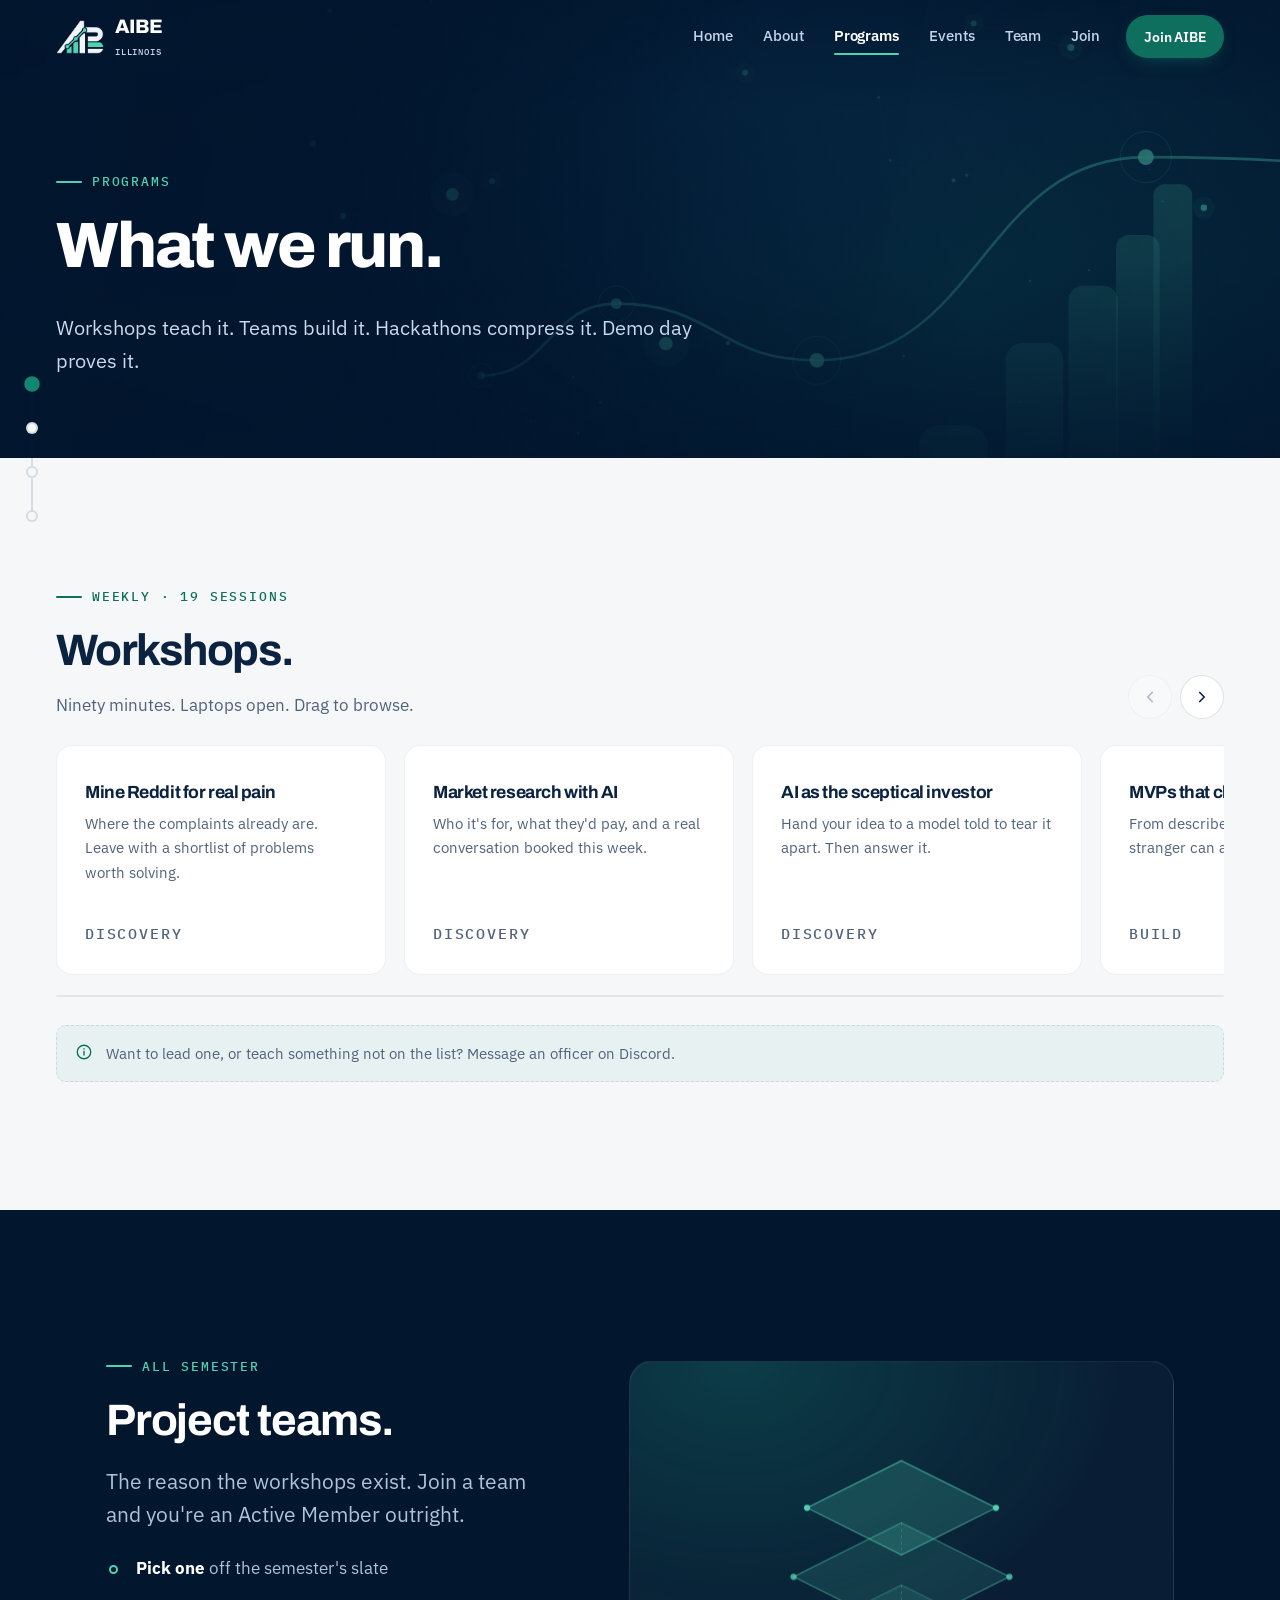
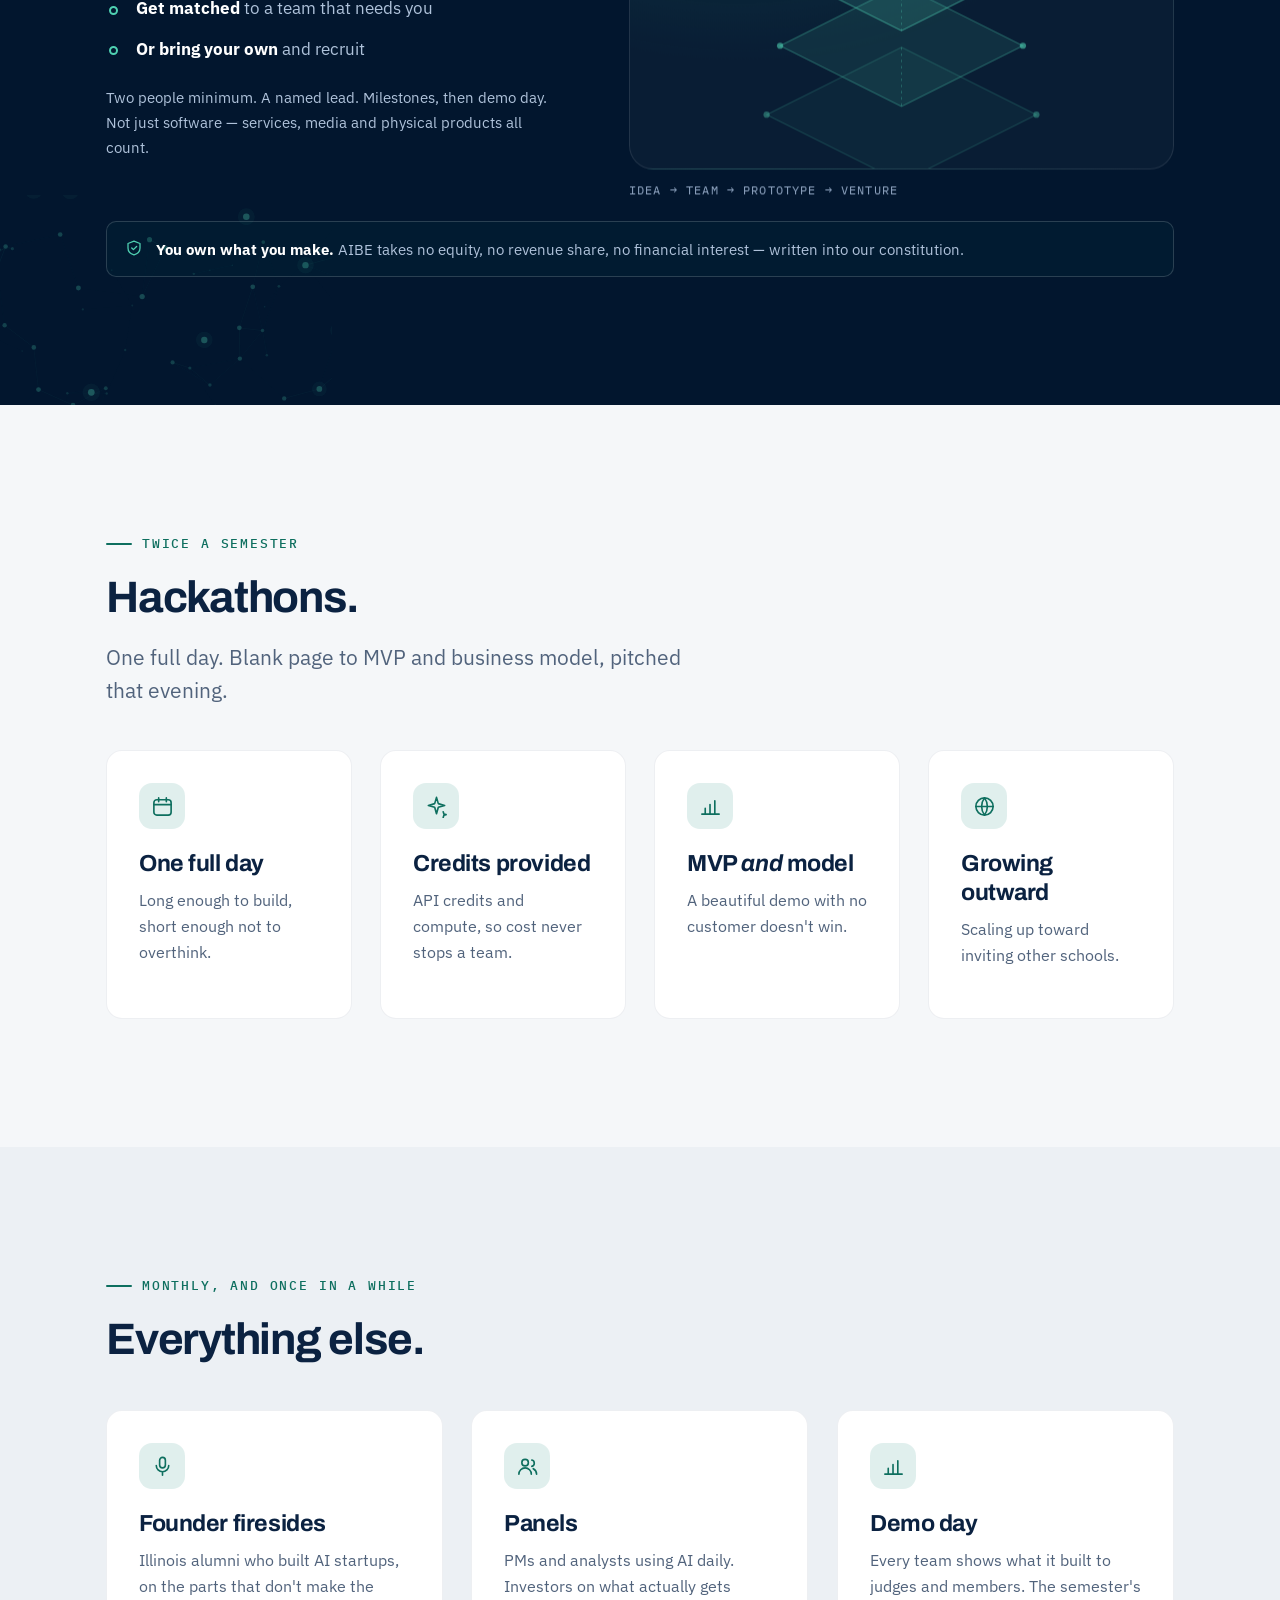
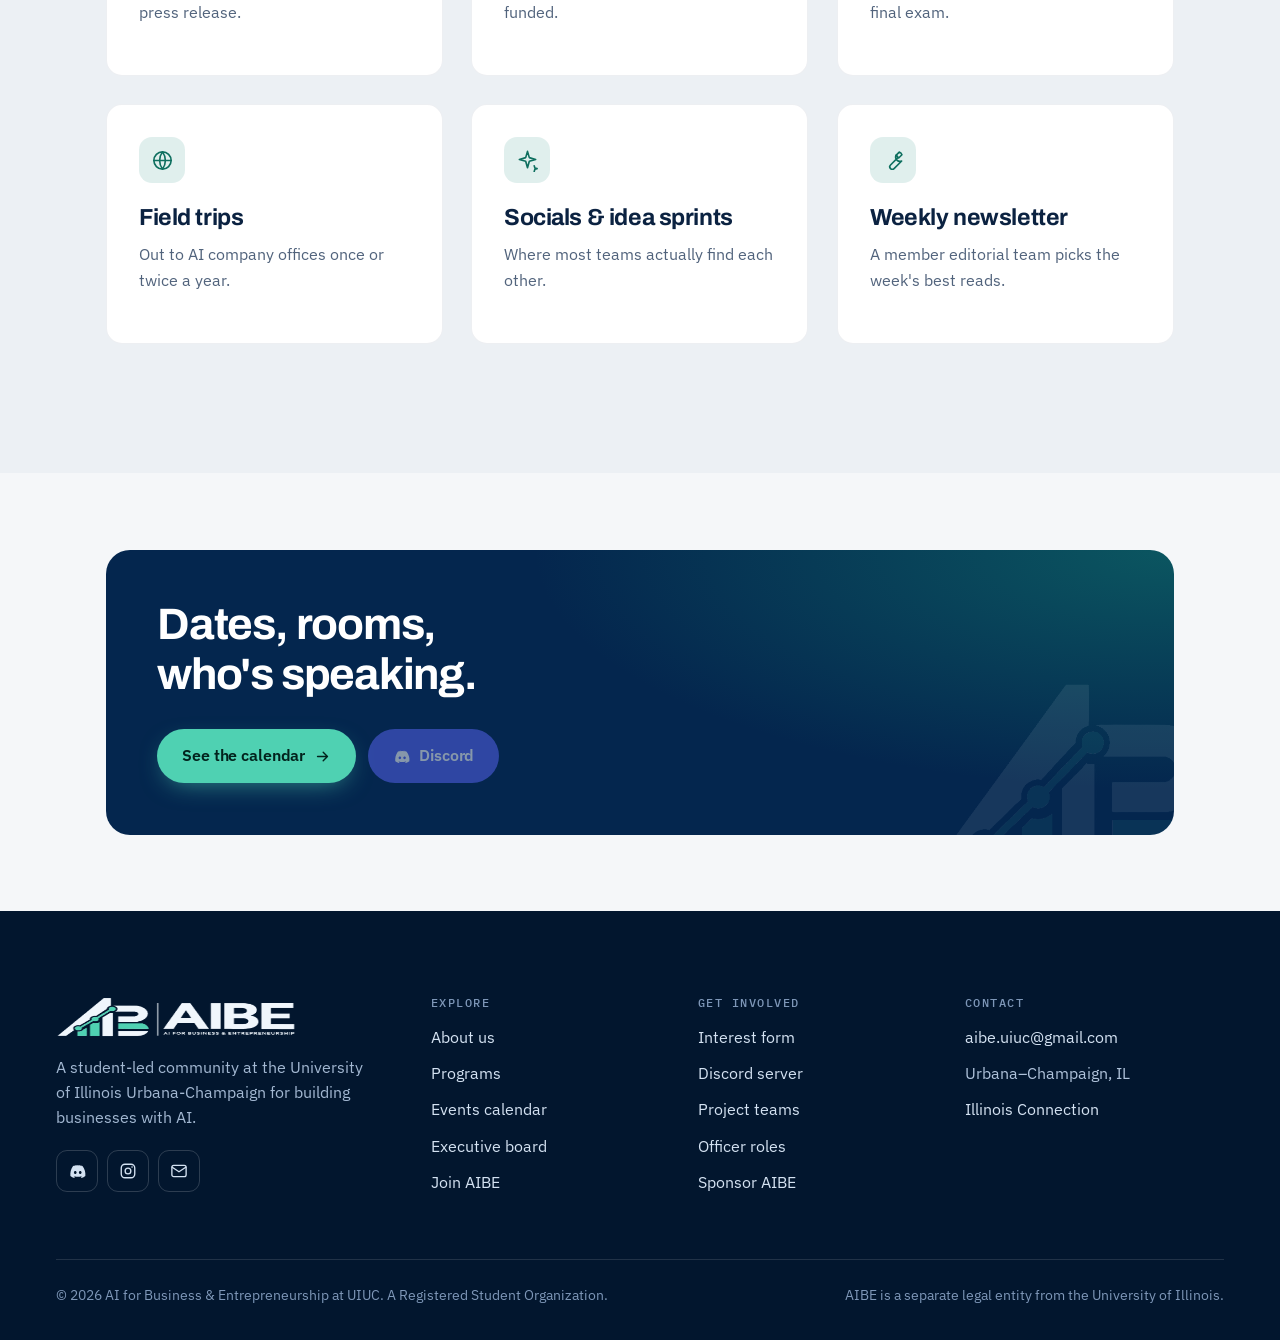
<file: programs.html>
<!doctype html>
<html lang="en">
<head>
  <meta charset="utf-8">
  <meta name="viewport" content="width=device-width, initial-scale=1, viewport-fit=cover">
  <title>Programs — AIBE at Illinois</title>
  <meta name="description" content="Weekly hands-on AI workshops, member-led project teams, two hackathons a semester, speaker panels and demo day at the University of Illinois.">
  <meta name="theme-color" content="#02162E">
  <meta property="og:title" content="Programs — AIBE at Illinois">
  <meta property="og:description" content="Weekly hands-on AI workshops, member-led project teams, two hackathons a semester, speaker panels and demo day at the University of Illinois.">
  <meta property="og:type" content="website">
  <meta property="og:image" content="assets/logo-lockup.png">
  <link rel="icon" href="assets/favicon.png" type="image/png">
  <link rel="apple-touch-icon" href="assets/favicon.png">
  <link rel="preconnect" href="https://fonts.googleapis.com">
  <link rel="preconnect" href="https://fonts.gstatic.com" crossorigin>
  <link rel="stylesheet" href="https://fonts.googleapis.com/css2?family=Archivo:wght@500;600;700;800&family=IBM+Plex+Mono:wght@400;500&family=IBM+Plex+Sans:wght@400;500;600&display=swap">
  <link rel="stylesheet" href="css/aibe.css">
</head>
<body>
  <a class="skip-link" href="#main">Skip to content</a>
  <header class="nav nav--over" id="nav">
    <div class="nav__in">
      <a class="nav__logo" href="index.html" aria-label="AIBE — home">
        <img class="lg-dark" src="assets/logo-mark.png" alt="" width="54" height="38">
        <img class="lg-light" src="assets/logo-mark-light.png" alt="" width="54" height="38">
        <span>
          <span class="nav__logo-text">AIBE</span>
          <span class="nav__logo-sub">Illinois</span>
        </span>
      </a>
      <button class="nav__burger" type="button" aria-expanded="false" aria-controls="nav-links" aria-label="Menu">
        <span></span>
      </button>
      <nav class="nav__links" id="nav-links" aria-label="Main">
          <a class="nav__link" href="index.html">Home</a>
          <a class="nav__link" href="about.html">About</a>
          <a class="nav__link" href="programs.html" aria-current="page">Programs</a>
          <a class="nav__link" href="events.html">Events</a>
          <a class="nav__link" href="team.html">Team</a>
          <a class="nav__link" href="join.html">Join</a>
        <a class="btn btn--primary btn--sm nav__cta" href="join.html">Join AIBE</a>
      </nav>
    </div>
  </header>

  <nav class="spine" aria-label="Sections on this page">
    <div class="spine__rail"><div class="spine__fill"></div></div>
    <ul class="spine__list"></ul>
  </nav>

  <main id="main">

  <section class="hero hero--short" data-spine="Top">
    <div class="hero__media" aria-hidden="true"><canvas></canvas></div>
    <div class="hero__scrim" aria-hidden="true"></div>
    <div class="wrap wrap--wide hero__inner">
      <p class="eyebrow" style="color:var(--teal-bright)">Programs</p>
      <h1 class="t-h1" style="color:#fff;max-width:14ch" data-words>What we run.</h1>
      <p class="hero__sub">Workshops teach it. Teams build it. Hackathons compress it. Demo day proves it.</p>
    </div>
  </section>

  <!-- ===================== WORKSHOP DECK ===================== -->
  <section class="band" id="workshops" data-spine="Workshops">
    <div class="wrap wrap--wide">
      <div class="deck" data-deck>
        <div class="deck__head">
          <div style="max-width:40ch">
            <p class="eyebrow">Weekly &middot; 19 sessions</p>
            <h2 class="t-h2" data-words>Workshops.</h2>
            <p class="t-body" style="margin-top:14px">Ninety minutes. Laptops open. Drag to browse.</p>
          </div>
          <div class="deck__nav">
            <button class="deck__btn" type="button" data-deck-prev aria-label="Previous workshops"><svg viewBox="0 0 24 24" fill="none" stroke="currentColor" stroke-width="2.2" stroke-linecap="round" stroke-linejoin="round" aria-hidden="true"><path d="M15 6l-6 6 6 6"/></svg></button>
            <button class="deck__btn" type="button" data-deck-next aria-label="More workshops"><svg viewBox="0 0 24 24" fill="none" stroke="currentColor" stroke-width="2.2" stroke-linecap="round" stroke-linejoin="round" aria-hidden="true"><path d="M9 6l6 6-6 6"/></svg></button>
          </div>
        </div>
        <div class="deck__rail" data-deck-rail tabindex="0" role="region" aria-label="Workshop topics">
          <article class="deck__card" data-tilt="5">
            <h3>Mine Reddit for real pain</h3><p>Where the complaints already are. Leave with a shortlist of problems worth solving.</p><p class="card__k">Discovery</p>
          </article>
          <article class="deck__card" data-tilt="5">
            <h3>Market research with AI</h3><p>Who it's for, what they'd pay, and a real conversation booked this week.</p><p class="card__k">Discovery</p>
          </article>
          <article class="deck__card" data-tilt="5">
            <h3>AI as the sceptical investor</h3><p>Hand your idea to a model told to tear it apart. Then answer it.</p><p class="card__k">Discovery</p>
          </article>
          <article class="deck__card" data-tilt="5">
            <h3>MVPs that click</h3><p>From described problem to something a stranger can actually try.</p><p class="card__k">Build</p>
          </article>
          <article class="deck__card" data-tilt="5">
            <h3>Coding with Claude Code &amp; friends</h3><p>For people who code and people who don't.</p><p class="card__k">Build</p>
          </article>
          <article class="deck__card" data-tilt="5">
            <h3>Micro-SaaS, solo</h3><p>Auth, payments, hosting, support. What you can ignore and what you can't.</p><p class="card__k">Build</p>
          </article>
          <article class="deck__card" data-tilt="5">
            <h3>Agents and MCP</h3><p>Wiring models into the systems you already use.</p><p class="card__k">Build</p>
          </article>
          <article class="deck__card" data-tilt="5">
            <h3>Workflow automation</h3><p>Find the thing you do every week. Delete it.</p><p class="card__k">Build</p>
          </article>
          <article class="deck__card" data-tilt="5">
            <h3>AI marketing</h3><p>Positioning, copy, creative. Where a model helps and where it makes noise.</p><p class="card__k">Market</p>
          </article>
          <article class="deck__card" data-tilt="5">
            <h3>SEO that still works</h3><p>What earns traffic now, and the line between useful and slop.</p><p class="card__k">Market</p>
          </article>
          <article class="deck__card" data-tilt="5">
            <h3>Selling digital products</h3><p>Templates, courses, ebooks. Fastest honest path from skill to revenue.</p><p class="card__k">Market</p>
          </article>
          <article class="deck__card" data-tilt="5">
            <h3>Pricing</h3><p>Tiers, anchors, experiments. Why your first price is too low.</p><p class="card__k">Run it</p>
          </article>
          <article class="deck__card" data-tilt="5">
            <h3>Unit economics</h3><p>The arithmetic founders avoid.</p><p class="card__k">Run it</p>
          </article>
          <article class="deck__card" data-tilt="5">
            <h3>Analytics with AI</h3><p>From a pile of events to a decision.</p><p class="card__k">Run it</p>
          </article>
          <article class="deck__card" data-tilt="5">
            <h3>A/B tests, solo</h3><p>Small samples, and how not to fool yourself.</p><p class="card__k">Run it</p>
          </article>
          <article class="deck__card" data-tilt="5">
            <h3>Feedback &rarr; roadmap</h3><p>A hundred messages into the three things worth doing.</p><p class="card__k">Run it</p>
          </article>
          <article class="deck__card" data-tilt="5">
            <h3>SOPs you can hand off</h3><p>Document your own work well enough to delegate it.</p><p class="card__k">Run it</p>
          </article>
          <article class="deck__card" data-tilt="5">
            <h3>Live build: 3 hours</h3><p>Officers at the front, no safety net. Idea to landing page to outreach.</p><p class="card__k">Special</p>
          </article>
          <article class="deck__card" data-tilt="5">
            <h3>Case studies</h3><p>Teardowns of companies doing this well.</p><p class="card__k">Special</p>
          </article>
        </div>
        <div class="deck__track"><div class="deck__bar" data-deck-bar></div></div>
      </div>
      <div class="notice" style="margin-top:28px" data-reveal>
        <svg viewBox="0 0 24 24" fill="none" stroke="currentColor" stroke-width="1.8" stroke-linecap="round" aria-hidden="true"><circle cx="12" cy="12" r="9"/><path d="M12 11v5M12 7.6v.4"/></svg>
        <span>Want to lead one, or teach something not on the list? Message an officer on Discord.</span>
      </div>
    </div>
  </section>

  <!-- ===================== PROJECT TEAMS ===================== -->
  <section class="band band--ink" id="projects" data-spine="Project teams">
    <div class="art-layer art-layer--bl" aria-hidden="true" data-parallax="0.1" style="opacity:.4">
      <img src="assets/art/art-field.svg" alt="" width="1100" height="800" loading="lazy">
    </div>
    <div class="wrap">
      <div class="split" style="align-items:center">
        <div>
          <p class="eyebrow">All semester</p>
          <h2 class="t-h2" data-words>Project teams.</h2>
          <p class="t-lead" style="margin-top:18px;color:#AFC2DA">The reason the workshops exist. Join a team and you're an Active Member outright.</p>
          <ul class="ticks" style="margin-top:24px">
            <li><strong style="color:#fff">Pick one</strong> off the semester's slate</li>
            <li><strong style="color:#fff">Get matched</strong> to a team that needs you</li>
            <li><strong style="color:#fff">Or bring your own</strong> and recruit</li>
          </ul>
          <p class="t-small" style="margin-top:22px">Two people minimum. A named lead. Milestones, then demo day. Not just software &mdash; services, media and physical products all count.</p>
        </div>
        <figure class="fig" data-reveal="scale" data-parallax="0.05">
          <span class="art art--pane" data-tilt="9">
            <!-- PHOTO SLOT B — assets/photos/team-working.jpg (a project team mid-build, landscape) -->
            <img src="assets/art/art-layers.svg" alt="Four stacked isometric layers rising from idea to venture" width="900" height="760" loading="lazy">
          </span>
          <figcaption>Idea &rarr; team &rarr; prototype &rarr; venture</figcaption>
        </figure>
      </div>
      <div class="notice" style="margin-top:clamp(28px,3.4vw,44px);border-style:solid" data-reveal>
        <svg viewBox="0 0 24 24" fill="none" stroke="currentColor" stroke-width="1.7" stroke-linecap="round" stroke-linejoin="round" aria-hidden="true"><path d="M12 2.8 20 6v6c0 4.5-3.2 7.8-8 9.2C7.2 19.8 4 16.5 4 12V6l8-3.2Z"/><path d="m9 12 2.2 2.2L15.5 10"/></svg>
        <span><strong style="color:#fff">You own what you make.</strong> AIBE takes no equity, no revenue share, no financial interest &mdash; written into our constitution.</span>
      </div>
    </div>
  </section>

  <!-- ===================== HACKATHONS ===================== -->
  <section class="band" id="hackathons" data-spine="Hackathons">
    <div class="wrap">
      <div style="max-width:600px;margin-bottom:clamp(28px,3.4vw,46px)">
        <p class="eyebrow">Twice a semester</p>
        <h2 class="t-h2" data-words>Hackathons.</h2>
        <p class="t-lead" style="margin-top:16px">One full day. Blank page to MVP and business model, pitched that evening.</p>
      </div>
      <div class="grid grid-4" data-stagger="70">
        <article class="card" data-reveal data-tilt="6"><div class="icon-badge"><svg viewBox="0 0 24 24" fill="none" stroke="currentColor" stroke-width="1.7" stroke-linecap="round" stroke-linejoin="round" aria-hidden="true"><rect x="3" y="5" width="18" height="16" rx="3"/><path d="M3 10h18M8 3v4M16 3v4"/></svg></div><h3 class="t-h3">One full day</h3><p>Long enough to build, short enough not to overthink.</p></article>
        <article class="card" data-reveal data-tilt="6"><div class="icon-badge"><svg viewBox="0 0 24 24" fill="none" stroke="currentColor" stroke-width="1.7" stroke-linecap="round" stroke-linejoin="round" aria-hidden="true"><path d="M12 2.5 13.9 9l6.6 1.9-6.6 1.9L12 19.5l-1.9-6.7L3.5 10.9 10.1 9 12 2.5Z"/><path d="M19 17.5l.7 2.3 2.3.7-2.3.7-.7 2.3"/></svg></div><h3 class="t-h3">Credits provided</h3><p>API credits and compute, so cost never stops a team.</p></article>
        <article class="card" data-reveal data-tilt="6"><div class="icon-badge"><svg viewBox="0 0 24 24" fill="none" stroke="currentColor" stroke-width="1.7" stroke-linecap="round" stroke-linejoin="round" aria-hidden="true"><path d="M3 20h18M6.5 20v-6M11.5 20v-10M16.5 20v-14"/></svg></div><h3 class="t-h3">MVP <em>and</em> model</h3><p>A beautiful demo with no customer doesn't win.</p></article>
        <article class="card" data-reveal data-tilt="6"><div class="icon-badge"><svg viewBox="0 0 24 24" fill="none" stroke="currentColor" stroke-width="1.7" stroke-linecap="round" stroke-linejoin="round" aria-hidden="true"><circle cx="12" cy="12" r="9"/><path d="M3 12h18M12 3a15 15 0 0 1 0 18 15 15 0 0 1 0-18Z"/></svg></div><h3 class="t-h3">Growing outward</h3><p>Scaling up toward inviting other schools.</p></article>
      </div>
    </div>
  </section>

  <!-- ===================== SPEAKERS + REST ===================== -->
  <section class="band band--sunk" id="more" data-spine="And the rest">
    <div class="wrap">
      <div style="max-width:600px;margin-bottom:clamp(28px,3.4vw,46px)">
        <p class="eyebrow">Monthly, and once in a while</p>
        <h2 class="t-h2" data-words>Everything else.</h2>
      </div>
      <div class="grid grid-3" data-stagger="70">
        <article class="card card--lift" data-reveal data-tilt="6"><div class="icon-badge"><svg viewBox="0 0 24 24" fill="none" stroke="currentColor" stroke-width="1.7" stroke-linecap="round" stroke-linejoin="round" aria-hidden="true"><rect x="9" y="2.5" width="6" height="11" rx="3"/><path d="M5.5 11a6.5 6.5 0 0 0 13 0M12 17.5V21"/></svg></div><h3 class="t-h3">Founder firesides</h3><p>Illinois alumni who built AI startups, on the parts that don't make the press release.</p></article>
        <article class="card card--lift" data-reveal data-tilt="6"><div class="icon-badge"><svg viewBox="0 0 24 24" fill="none" stroke="currentColor" stroke-width="1.7" stroke-linecap="round" stroke-linejoin="round" aria-hidden="true"><circle cx="9.5" cy="8" r="3.4"/><path d="M3 20a6.5 6.5 0 0 1 13 0"/><path d="M16.5 5.3a3.4 3.4 0 0 1 0 6.6M18 14.3A6.5 6.5 0 0 1 21.5 20"/></svg></div><h3 class="t-h3">Panels</h3><p>PMs and analysts using AI daily. Investors on what actually gets funded.</p></article>
        <article class="card card--lift" data-reveal data-tilt="6"><div class="icon-badge"><svg viewBox="0 0 24 24" fill="none" stroke="currentColor" stroke-width="1.7" stroke-linecap="round" stroke-linejoin="round" aria-hidden="true"><path d="M3 20h18M6.5 20v-6M11.5 20v-10M16.5 20v-14"/></svg></div><h3 class="t-h3">Demo day</h3><p>Every team shows what it built to judges and members. The semester's final exam.</p></article>
        <article class="card card--lift" data-reveal data-tilt="6"><div class="icon-badge"><svg viewBox="0 0 24 24" fill="none" stroke="currentColor" stroke-width="1.7" stroke-linecap="round" stroke-linejoin="round" aria-hidden="true"><circle cx="12" cy="12" r="9"/><path d="M3 12h18M12 3a15 15 0 0 1 0 18 15 15 0 0 1 0-18Z"/></svg></div><h3 class="t-h3">Field trips</h3><p>Out to AI company offices once or twice a year.</p></article>
        <article class="card card--lift" data-reveal data-tilt="6"><div class="icon-badge"><svg viewBox="0 0 24 24" fill="none" stroke="currentColor" stroke-width="1.7" stroke-linecap="round" stroke-linejoin="round" aria-hidden="true"><path d="M12 2.5 13.9 9l6.6 1.9-6.6 1.9L12 19.5l-1.9-6.7L3.5 10.9 10.1 9 12 2.5Z"/><path d="M19 17.5l.7 2.3 2.3.7-2.3.7-.7 2.3"/></svg></div><h3 class="t-h3">Socials &amp; idea sprints</h3><p>Where most teams actually find each other.</p></article>
        <article class="card card--lift" data-reveal data-tilt="6"><div class="icon-badge"><svg viewBox="0 0 24 24" fill="none" stroke="currentColor" stroke-width="1.7" stroke-linecap="round" stroke-linejoin="round" aria-hidden="true"><path d="M14.6 6.6a4.5 4.5 0 0 0 5.9 5.9l-7.9 7.9a2.6 2.6 0 0 1-3.7-3.7l7.9-7.9a4.5 4.5 0 0 0-2.2-2.2Z"/><path d="M14.6 6.6 18 3.2a4.6 4.6 0 0 1 2.8 2.8l-3.4 3.4"/></svg></div><h3 class="t-h3">Weekly newsletter</h3><p>A member editorial team picks the week's best reads.</p></article>
      </div>
    </div>
  </section>

  <section class="band band--tight">
    <div class="wrap">
      <div class="callout" data-reveal="scale" data-tilt="4">
        <img class="callout__mark" src="assets/logo-mark-light.png" alt="" aria-hidden="true" width="300" height="214">
        <h2 class="t-h2" style="max-width:16ch" data-words>Dates, rooms, who's speaking.</h2>
        <div class="btn-row" style="margin-top:28px">
          <a class="btn btn--primary" href="events.html" data-magnetic="0.25">See the calendar <svg viewBox="0 0 24 24" fill="none" stroke="currentColor" stroke-width="2" stroke-linecap="round" stroke-linejoin="round" aria-hidden="true"><path d="M5 12h14M13 6l6 6-6 6"/></svg></a>
          <a class="btn btn--discord" data-link="discord" data-magnetic="0.2"><svg viewBox="0 0 24 24" fill="currentColor" aria-hidden="true"><path d="M19.27 5.33A16.6 16.6 0 0 0 15.1 4l-.2.37a15.2 15.2 0 0 1 3.6 1.2 13.1 13.1 0 0 0-11-.0 15.2 15.2 0 0 1 3.6-1.2L10.9 4a16.6 16.6 0 0 0-4.17 1.33C3.6 9.9 2.78 14.33 3.2 18.7a16.7 16.7 0 0 0 5.07 2.57l1.1-1.52a10.9 10.9 0 0 1-1.73-.83l.43-.32a11.9 11.9 0 0 0 10.2 0l.43.32c-.55.32-1.13.6-1.73.83l1.1 1.52a16.7 16.7 0 0 0 5.07-2.57c.5-5.06-.84-9.45-3.87-13.37ZM9.68 15.9c-.99 0-1.8-.9-1.8-2.01 0-1.1.79-2.01 1.8-2.01s1.82.91 1.8 2.01c0 1.1-.8 2.01-1.8 2.01Zm6.64 0c-.99 0-1.8-.9-1.8-2.01 0-1.1.79-2.01 1.8-2.01s1.81.91 1.8 2.01c0 1.1-.79 2.01-1.8 2.01Z"/></svg> Discord</a>
        </div>
      </div>
    </div>
  </section>

  </main>
<footer class="foot">
    <div class="wrap wrap--wide">
      <div class="foot__grid">
        <div class="foot__logo">
          <img src="assets/logo-lockup-light.png" alt="AIBE — AI for Business &amp; Entrepreneurship" width="240" height="67">
          <p style="color:#A3B8D2;font-size:.97rem;max-width:34ch">A student-led community at the University of Illinois Urbana-Champaign for building businesses with AI.</p>
          <div class="social" style="margin-top:20px">
            <a data-link="discord" aria-label="AIBE on Discord"><svg viewBox="0 0 24 24" fill="currentColor" aria-hidden="true"><path d="M19.27 5.33A16.6 16.6 0 0 0 15.1 4l-.2.37a15.2 15.2 0 0 1 3.6 1.2 13.1 13.1 0 0 0-11-.0 15.2 15.2 0 0 1 3.6-1.2L10.9 4a16.6 16.6 0 0 0-4.17 1.33C3.6 9.9 2.78 14.33 3.2 18.7a16.7 16.7 0 0 0 5.07 2.57l1.1-1.52a10.9 10.9 0 0 1-1.73-.83l.43-.32a11.9 11.9 0 0 0 10.2 0l.43.32c-.55.32-1.13.6-1.73.83l1.1 1.52a16.7 16.7 0 0 0 5.07-2.57c.5-5.06-.84-9.45-3.87-13.37ZM9.68 15.9c-.99 0-1.8-.9-1.8-2.01 0-1.1.79-2.01 1.8-2.01s1.82.91 1.8 2.01c0 1.1-.8 2.01-1.8 2.01Zm6.64 0c-.99 0-1.8-.9-1.8-2.01 0-1.1.79-2.01 1.8-2.01s1.81.91 1.8 2.01c0 1.1-.79 2.01-1.8 2.01Z"/></svg></a>
            <a data-link="instagram" aria-label="AIBE on Instagram"><svg viewBox="0 0 24 24" fill="none" stroke="currentColor" stroke-width="1.8" stroke-linecap="round" aria-hidden="true"><rect x="3" y="3" width="18" height="18" rx="5"/><circle cx="12" cy="12" r="3.8"/><circle cx="17.4" cy="6.6" r="1.1" fill="currentColor" stroke="none"/></svg></a>
            <a data-link="email" aria-label="Email AIBE"><svg viewBox="0 0 24 24" fill="none" stroke="currentColor" stroke-width="1.8" stroke-linecap="round" stroke-linejoin="round" aria-hidden="true"><rect x="2.5" y="4.5" width="19" height="15" rx="2.5"/><path d="m3 7 9 6 9-6"/></svg></a>
          </div>
        </div>
        <div>
          <h4>Explore</h4>
          <ul>
            <li><a href="about.html">About us</a></li>
            <li><a href="programs.html">Programs</a></li>
            <li><a href="events.html">Events calendar</a></li>
            <li><a href="team.html">Executive board</a></li>
            <li><a href="join.html">Join AIBE</a></li>
          </ul>
        </div>
        <div>
          <h4>Get involved</h4>
          <ul>
            <li><a data-link="joinForm">Interest form</a></li>
            <li><a data-link="discord">Discord server</a></li>
            <li><a href="programs.html#projects">Project teams</a></li>
            <li><a href="join.html#officers">Officer roles</a></li>
            <li><a href="sponsors.html">Sponsor AIBE</a></li>
          </ul>
        </div>
        <div>
          <h4>Contact</h4>
          <ul>
            <li><a data-link="email" data-link-text="email">email</a></li>
            <li>Urbana&ndash;Champaign, IL</li>
            <li><a data-link="rso">Illinois Connection</a></li>
          </ul>
        </div>
      </div>
      <div class="foot__bottom">
        <span>&copy; <span data-year>2026</span> AI for Business &amp; Entrepreneurship at UIUC. A Registered Student Organization.</span>
        <span>AIBE is a separate legal entity from the University of Illinois.</span>
      </div>
    </div>
  </footer>
  <script src="js/aibe.js"></script>
  <script src="js/motion.js"></script>
</body>
</html>
</file>
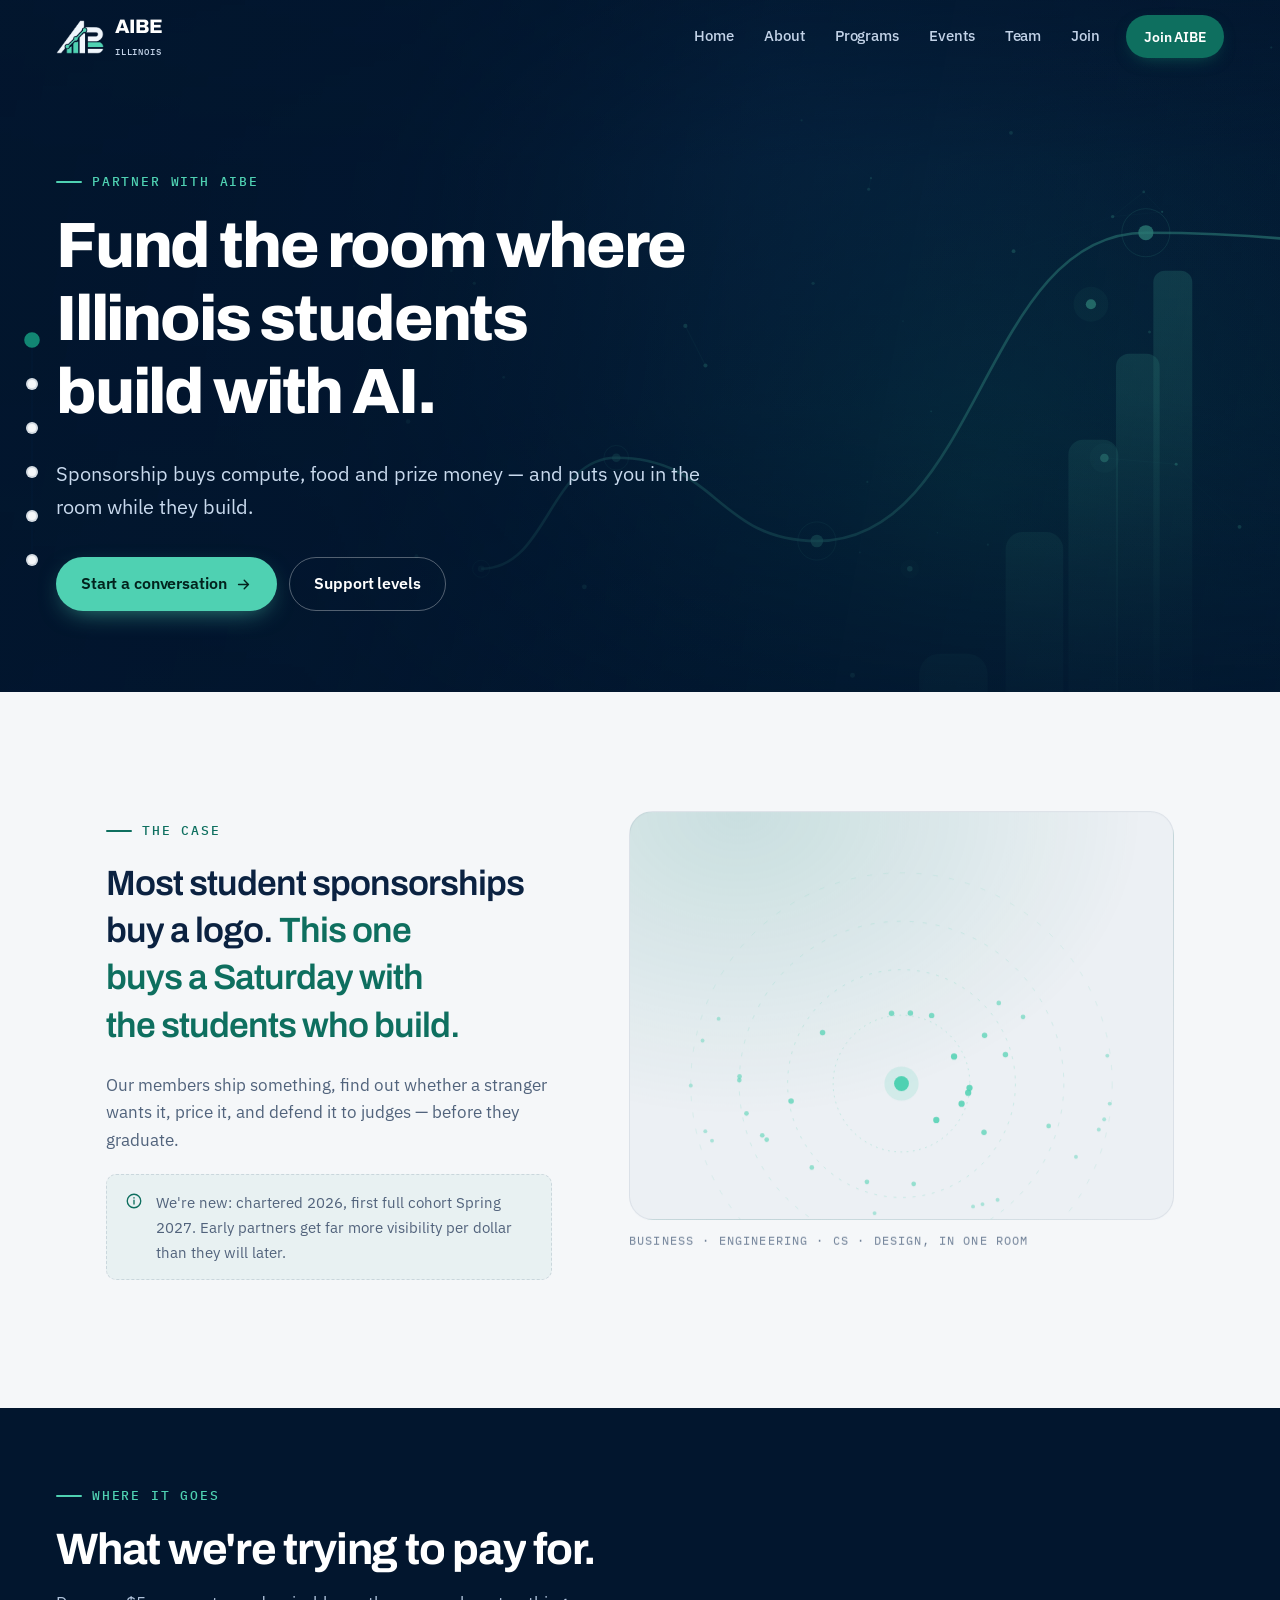
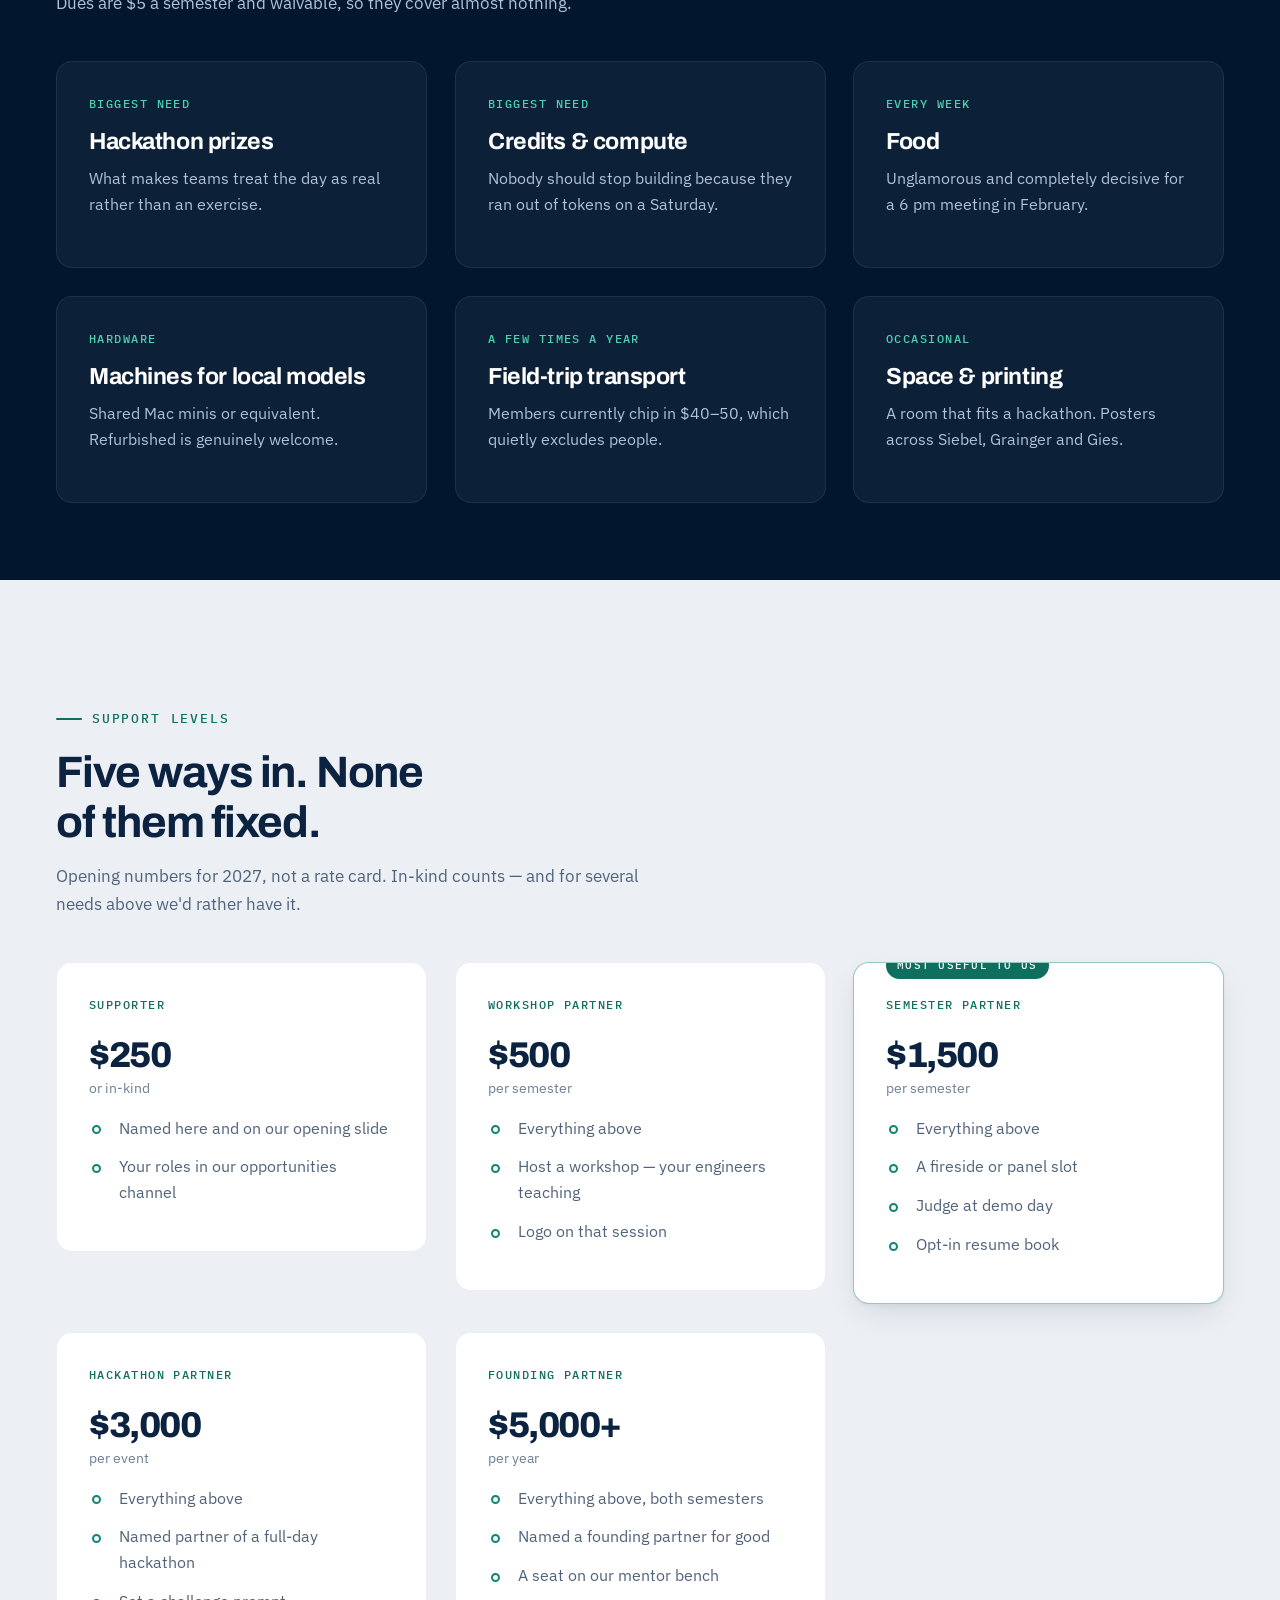
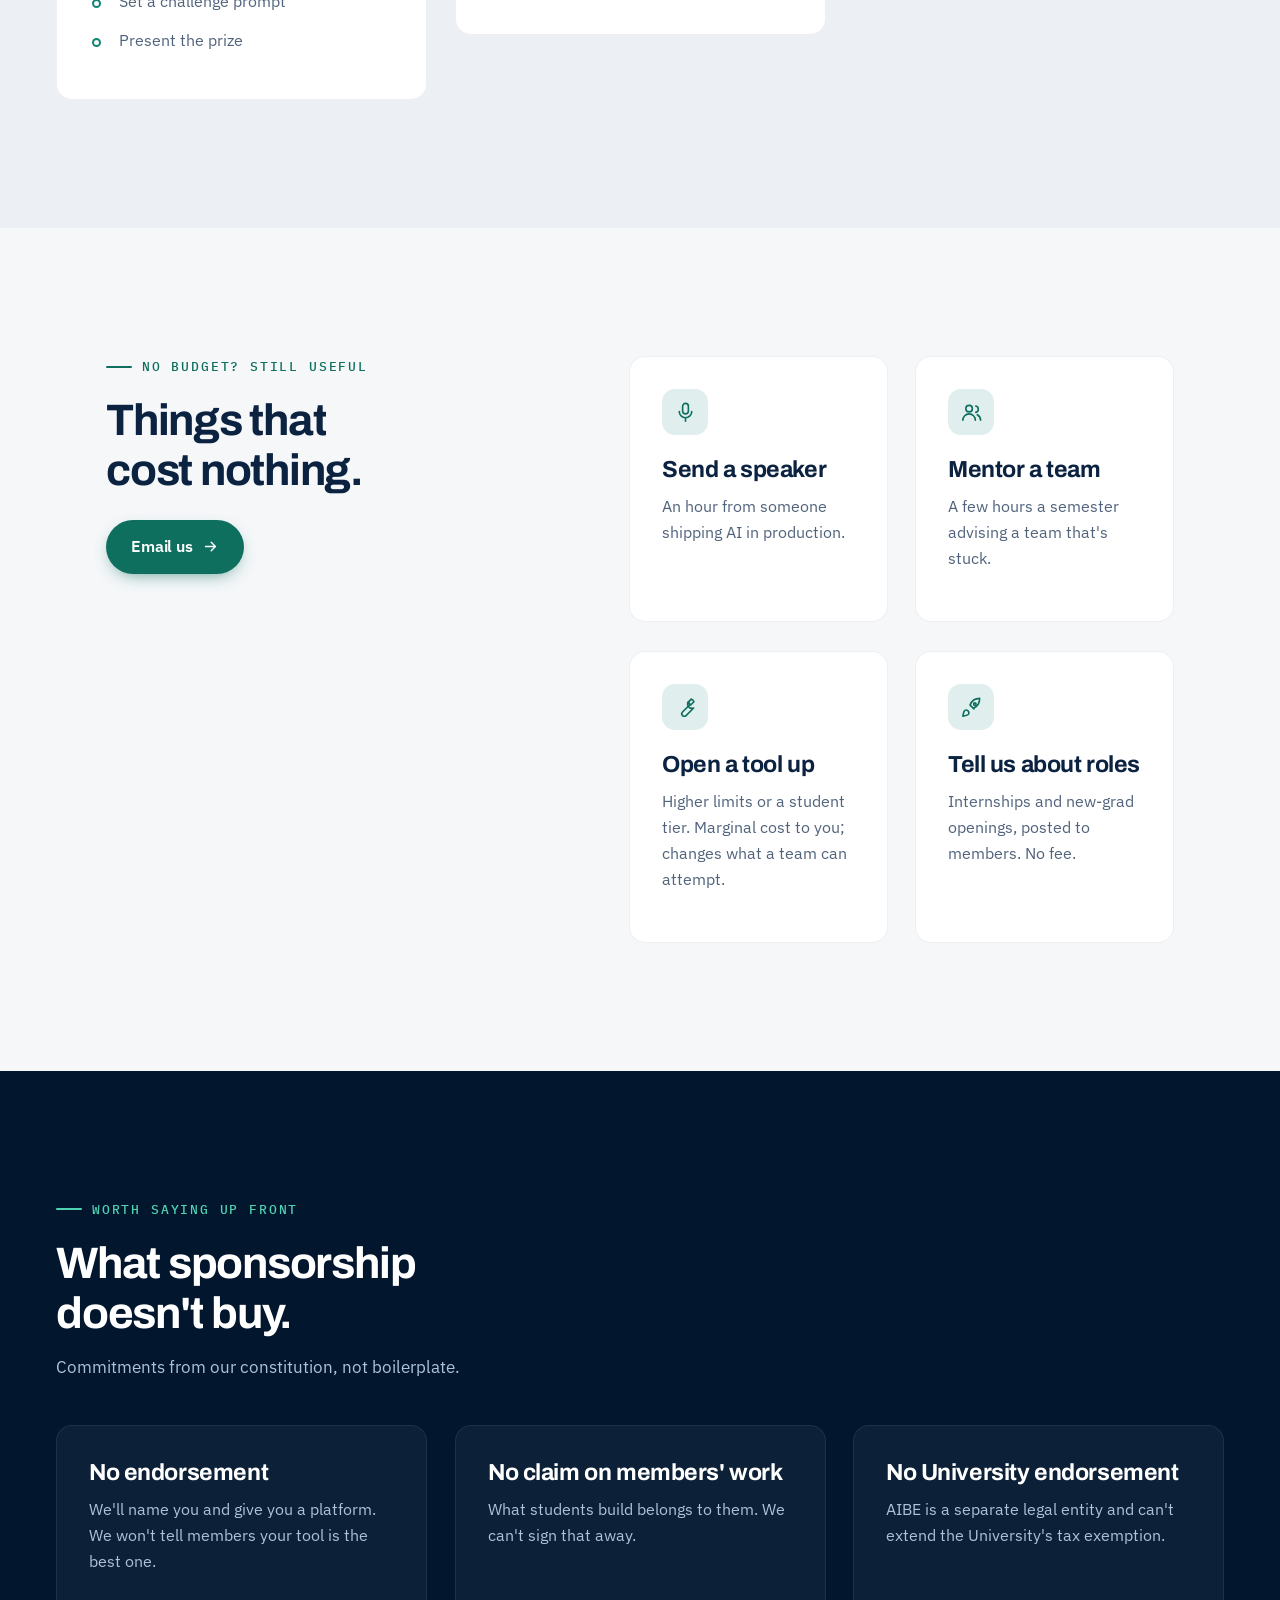
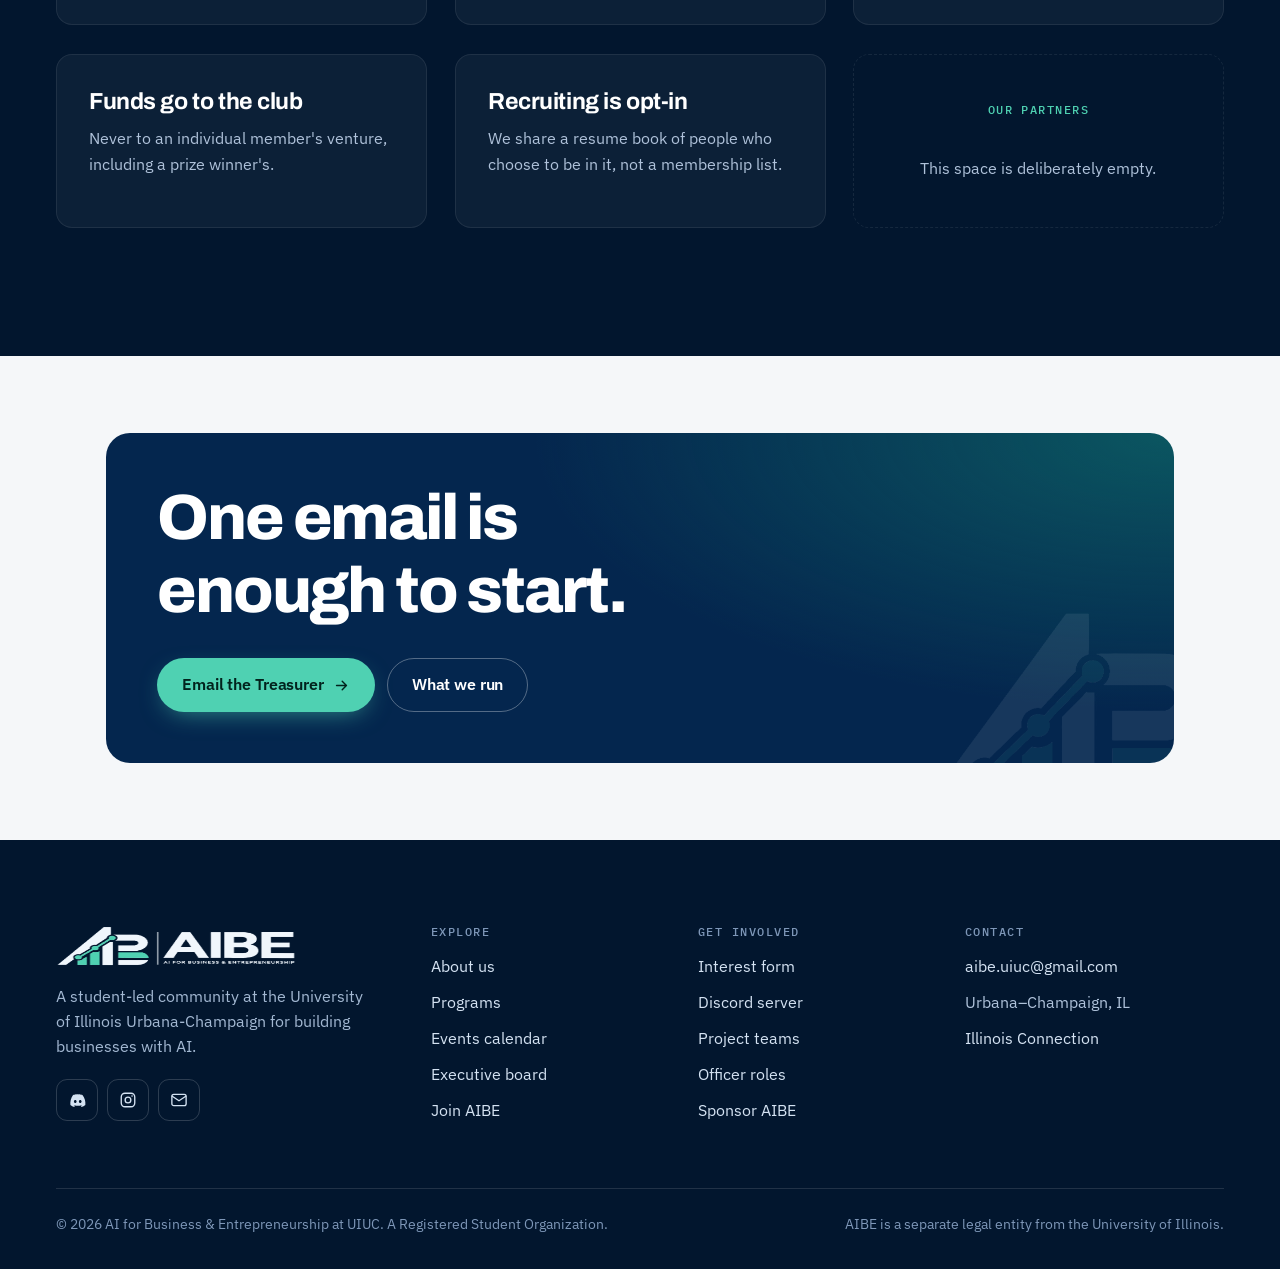
<file: sponsors.html>
<!doctype html>
<html lang="en">
<head>
  <meta charset="utf-8">
  <meta name="viewport" content="width=device-width, initial-scale=1, viewport-fit=cover">
  <title>Sponsor AIBE — AI for Business &amp; Entrepreneurship at Illinois</title>
  <meta name="description" content="Partner with AIBE at the University of Illinois. Fund hackathon prizes, API credits, compute and food for students who build AI products.">
  <meta name="theme-color" content="#02162E">
  <meta property="og:title" content="Sponsor AIBE — AI for Business &amp; Entrepreneurship at Illinois">
  <meta property="og:description" content="Partner with AIBE at the University of Illinois. Fund hackathon prizes, API credits, compute and food for students who build AI products.">
  <meta property="og:type" content="website">
  <meta property="og:image" content="assets/logo-lockup.png">
  <link rel="icon" href="assets/favicon.png" type="image/png">
  <link rel="apple-touch-icon" href="assets/favicon.png">
  <link rel="preconnect" href="https://fonts.googleapis.com">
  <link rel="preconnect" href="https://fonts.gstatic.com" crossorigin>
  <link rel="stylesheet" href="https://fonts.googleapis.com/css2?family=Archivo:wght@500;600;700;800&family=IBM+Plex+Mono:wght@400;500&family=IBM+Plex+Sans:wght@400;500;600&display=swap">
  <link rel="stylesheet" href="css/aibe.css">
</head>
<body>
  <a class="skip-link" href="#main">Skip to content</a>
  <header class="nav nav--over" id="nav">
    <div class="nav__in">
      <a class="nav__logo" href="index.html" aria-label="AIBE — home">
        <img class="lg-dark" src="assets/logo-mark.png" alt="" width="54" height="38">
        <img class="lg-light" src="assets/logo-mark-light.png" alt="" width="54" height="38">
        <span>
          <span class="nav__logo-text">AIBE</span>
          <span class="nav__logo-sub">Illinois</span>
        </span>
      </a>
      <button class="nav__burger" type="button" aria-expanded="false" aria-controls="nav-links" aria-label="Menu">
        <span></span>
      </button>
      <nav class="nav__links" id="nav-links" aria-label="Main">
          <a class="nav__link" href="index.html">Home</a>
          <a class="nav__link" href="about.html">About</a>
          <a class="nav__link" href="programs.html">Programs</a>
          <a class="nav__link" href="events.html">Events</a>
          <a class="nav__link" href="team.html">Team</a>
          <a class="nav__link" href="join.html">Join</a>
        <a class="btn btn--primary btn--sm nav__cta" href="join.html">Join AIBE</a>
      </nav>
    </div>
  </header>

  <nav class="spine" aria-label="Sections on this page">
    <div class="spine__rail"><div class="spine__fill"></div></div>
    <ul class="spine__list"></ul>
  </nav>

  <main id="main">
  <section class="hero hero--short" data-spine="Top">
    <div class="hero__media" aria-hidden="true"><canvas></canvas></div>
    <div class="hero__scrim" aria-hidden="true"></div>
    <div class="wrap wrap--wide hero__inner">
      <p class="eyebrow" style="color:var(--teal-bright)">Partner with AIBE</p>
      <h1 class="t-h1" style="color:#fff;max-width:17ch" data-words>Fund the room where Illinois students build with AI.</h1>
      <p class="hero__sub">Sponsorship buys compute, food and prize money &mdash; and puts you in the room while they build.</p>
      <div class="btn-row hero__actions">
        <a class="btn btn--primary" data-link="email" data-magnetic="0.25">Start a conversation <svg viewBox="0 0 24 24" fill="none" stroke="currentColor" stroke-width="2" stroke-linecap="round" stroke-linejoin="round" aria-hidden="true"><path d="M5 12h14M13 6l6 6-6 6"/></svg></a>
        <a class="btn btn--ghost" href="#tiers" data-magnetic="0.2">Support levels</a>
      </div>
    </div>
  </section>

  <section class="band" id="why" data-spine="The case">
    <div class="wrap">
      <div class="split" style="align-items:center">
        <div>
          <p class="eyebrow">The case</p>
          <h2 class="pull" data-words>Most student sponsorships buy a logo. <span class="accent">This one buys a Saturday with the students who build.</span></h2>
          <p class="t-body" style="margin-top:22px">Our members ship something, find out whether a stranger wants it, price it, and defend it to judges &mdash; before they graduate.</p>
          <div class="notice" style="margin-top:20px"><svg viewBox="0 0 24 24" fill="none" stroke="currentColor" stroke-width="1.8" stroke-linecap="round" aria-hidden="true"><circle cx="12" cy="12" r="9"/><path d="M12 11v5M12 7.6v.4"/></svg><span>We're new: chartered 2026, first full cohort Spring 2027. Early partners get far more visibility per dollar than they will later.</span></div>
        </div>
        <figure class="fig" data-reveal="scale" data-parallax="0.05">
          <span class="art art--pane" data-tilt="9"><!-- PHOTO SLOT E — assets/photos/demo-day-crowd.jpg (a full room at demo day — the single most persuasive image for a sponsor) -->
            <img src="assets/art/art-orbit.svg" alt="Rings of connected nodes around a centre" width="820" height="820" loading="lazy"></span>
          <figcaption>Business &middot; engineering &middot; CS &middot; design, in one room</figcaption>
        </figure>
      </div>
    </div>
  </section>

  <section class="band band--ink band--tight" id="needs" data-spine="What we need">
    <div class="wrap wrap--wide">
      <div style="max-width:560px;margin-bottom:clamp(26px,3.4vw,44px)">
        <p class="eyebrow">Where it goes</p>
        <h2 class="t-h2" data-words>What we're trying to pay for.</h2>
        <p class="t-body" style="margin-top:14px">Dues are $5 a semester and waivable, so they cover almost nothing.</p>
      </div>
      <div class="grid grid-3" data-stagger="70">
        <article class="card" data-reveal data-tilt="6"><p class="card__k">Biggest need</p><h3 class="t-h3">Hackathon prizes</h3><p>What makes teams treat the day as real rather than an exercise.</p></article>
        <article class="card" data-reveal data-tilt="6"><p class="card__k">Biggest need</p><h3 class="t-h3">Credits &amp; compute</h3><p>Nobody should stop building because they ran out of tokens on a Saturday.</p></article>
        <article class="card" data-reveal data-tilt="6"><p class="card__k">Every week</p><h3 class="t-h3">Food</h3><p>Unglamorous and completely decisive for a 6&nbsp;pm meeting in February.</p></article>
        <article class="card" data-reveal data-tilt="6"><p class="card__k">Hardware</p><h3 class="t-h3">Machines for local models</h3><p>Shared Mac minis or equivalent. Refurbished is genuinely welcome.</p></article>
        <article class="card" data-reveal data-tilt="6"><p class="card__k">A few times a year</p><h3 class="t-h3">Field-trip transport</h3><p>Members currently chip in $40&ndash;50, which quietly excludes people.</p></article>
        <article class="card" data-reveal data-tilt="6"><p class="card__k">Occasional</p><h3 class="t-h3">Space &amp; printing</h3><p>A room that fits a hackathon. Posters across Siebel, Grainger and Gies.</p></article>
      </div>
    </div>
  </section>

  <section class="band band--sunk" id="tiers" data-spine="Support levels">
    <div class="wrap wrap--wide">
      <div style="max-width:620px;margin-bottom:clamp(26px,3.4vw,44px)">
        <p class="eyebrow">Support levels</p>
        <h2 class="t-h2" data-words>Five ways in. None of them fixed.</h2>
        <p class="t-body" style="margin-top:14px">Opening numbers for 2027, not a rate card. In-kind counts &mdash; and for several needs above we'd rather have it.</p>
      </div>
      <div class="grid grid-3 tiers" data-stagger="70">
        <article class="card tier" data-reveal data-tilt="5">
          
          <p class="card__k">Supporter</p><p class="tier__amt">$250 <span>or in-kind</span></p>
          <ul class="ticks tier__list"><li>Named here and on our opening slide</li><li>Your roles in our opportunities channel</li></ul>
        </article>
        <article class="card tier" data-reveal data-tilt="5">
          
          <p class="card__k">Workshop partner</p><p class="tier__amt">$500 <span>per semester</span></p>
          <ul class="ticks tier__list"><li>Everything above</li><li>Host a workshop &mdash; your engineers teaching</li><li>Logo on that session</li></ul>
        </article>
        <article class="card tier tier--featured" data-reveal data-tilt="5">
          <p class="tier__flag">Most useful to us</p>
          <p class="card__k">Semester partner</p><p class="tier__amt">$1,500 <span>per semester</span></p>
          <ul class="ticks tier__list"><li>Everything above</li><li>A fireside or panel slot</li><li>Judge at demo day</li><li>Opt-in resume book</li></ul>
        </article>
        <article class="card tier" data-reveal data-tilt="5">
          
          <p class="card__k">Hackathon partner</p><p class="tier__amt">$3,000 <span>per event</span></p>
          <ul class="ticks tier__list"><li>Everything above</li><li>Named partner of a full-day hackathon</li><li>Set a challenge prompt</li><li>Present the prize</li></ul>
        </article>
        <article class="card tier" data-reveal data-tilt="5">
          
          <p class="card__k">Founding partner</p><p class="tier__amt">$5,000+ <span>per year</span></p>
          <ul class="ticks tier__list"><li>Everything above, both semesters</li><li>Named a founding partner for good</li><li>A seat on our mentor bench</li></ul>
        </article>
      </div>
    </div>
  </section>

  <section class="band" id="other" data-spine="No budget?">
    <div class="wrap">
      <div class="split">
        <div class="sticky-col">
          <p class="eyebrow">No budget? Still useful</p>
          <h2 class="t-h2" data-words>Things that cost nothing.</h2>
          <a class="btn btn--primary" data-link="email" style="margin-top:22px" data-magnetic="0.25">Email us <svg viewBox="0 0 24 24" fill="none" stroke="currentColor" stroke-width="2" stroke-linecap="round" stroke-linejoin="round" aria-hidden="true"><path d="M5 12h14M13 6l6 6-6 6"/></svg></a>
        </div>
        <div class="grid grid-2" data-stagger="70">
          <article class="card" data-reveal data-tilt="6"><div class="icon-badge"><svg viewBox="0 0 24 24" fill="none" stroke="currentColor" stroke-width="1.7" stroke-linecap="round" stroke-linejoin="round" aria-hidden="true"><rect x="9" y="2.5" width="6" height="11" rx="3"/><path d="M5.5 11a6.5 6.5 0 0 0 13 0M12 17.5V21"/></svg></div><h3 class="t-h3">Send a speaker</h3><p>An hour from someone shipping AI in production.</p></article>
          <article class="card" data-reveal data-tilt="6"><div class="icon-badge"><svg viewBox="0 0 24 24" fill="none" stroke="currentColor" stroke-width="1.7" stroke-linecap="round" stroke-linejoin="round" aria-hidden="true"><circle cx="9.5" cy="8" r="3.4"/><path d="M3 20a6.5 6.5 0 0 1 13 0"/><path d="M16.5 5.3a3.4 3.4 0 0 1 0 6.6M18 14.3A6.5 6.5 0 0 1 21.5 20"/></svg></div><h3 class="t-h3">Mentor a team</h3><p>A few hours a semester advising a team that's stuck.</p></article>
          <article class="card" data-reveal data-tilt="6"><div class="icon-badge"><svg viewBox="0 0 24 24" fill="none" stroke="currentColor" stroke-width="1.7" stroke-linecap="round" stroke-linejoin="round" aria-hidden="true"><path d="M14.6 6.6a4.5 4.5 0 0 0 5.9 5.9l-7.9 7.9a2.6 2.6 0 0 1-3.7-3.7l7.9-7.9a4.5 4.5 0 0 0-2.2-2.2Z"/><path d="M14.6 6.6 18 3.2a4.6 4.6 0 0 1 2.8 2.8l-3.4 3.4"/></svg></div><h3 class="t-h3">Open a tool up</h3><p>Higher limits or a student tier. Marginal cost to you; changes what a team can attempt.</p></article>
          <article class="card" data-reveal data-tilt="6"><div class="icon-badge"><svg viewBox="0 0 24 24" fill="none" stroke="currentColor" stroke-width="1.7" stroke-linecap="round" stroke-linejoin="round" aria-hidden="true"><path d="M5 15c-1.5 1.5-2 6-2 6s4.5-.5 6-2a3 3 0 0 0-4-4Z"/><path d="M14.5 13.5 10.5 9.5c1.5-4 4.5-7 10-7 0 5.5-3 8.5-6 10Z"/><circle cx="15.5" cy="8.5" r="1.3"/></svg></div><h3 class="t-h3">Tell us about roles</h3><p>Internships and new-grad openings, posted to members. No fee.</p></article>
        </div>
      </div>
    </div>
  </section>

  <section class="band band--ink" id="terms" data-spine="Fine print">
    <div class="wrap wrap--wide">
      <div style="max-width:600px;margin-bottom:clamp(26px,3.4vw,44px)">
        <p class="eyebrow">Worth saying up front</p>
        <h2 class="t-h2" data-words>What sponsorship doesn't buy.</h2>
        <p class="t-body" style="margin-top:14px">Commitments from our constitution, not boilerplate.</p>
      </div>
      <div class="grid grid-3" data-stagger="60">
        <article class="card" data-reveal data-tilt="5"><h3 class="t-h3">No endorsement</h3><p>We'll name you and give you a platform. We won't tell members your tool is the best one.</p></article>
        <article class="card" data-reveal data-tilt="5"><h3 class="t-h3">No claim on members' work</h3><p>What students build belongs to them. We can't sign that away.</p></article>
        <article class="card" data-reveal data-tilt="5"><h3 class="t-h3">No University endorsement</h3><p>AIBE is a separate legal entity and can't extend the University's tax exemption.</p></article>
        <article class="card" data-reveal data-tilt="5"><h3 class="t-h3">Funds go to the club</h3><p>Never to an individual member's venture, including a prize winner's.</p></article>
        <article class="card" data-reveal data-tilt="5"><h3 class="t-h3">Recruiting is opt-in</h3><p>We share a resume book of people who choose to be in it, not a membership list.</p></article>
        <article class="card" data-reveal data-tilt="5" style="background:transparent;border-style:dashed;display:grid;place-items:center;text-align:center"><p class="card__k" style="margin-bottom:10px">Our partners</p><p style="margin:0">This space is deliberately empty.</p></article>
      </div>
    </div>
  </section>

  <section class="band band--tight" id="contact" data-spine="Contact">
    <div class="wrap">
      <div class="callout" data-reveal="scale" data-tilt="4">
        <img class="callout__mark" src="assets/logo-mark-light.png" alt="" aria-hidden="true" width="300" height="214">
        <h2 class="t-h1" style="max-width:16ch" data-words>One email is enough to start.</h2>
        <div class="btn-row" style="margin-top:28px">
          <a class="btn btn--primary" data-link="email" data-magnetic="0.25">Email the Treasurer <svg viewBox="0 0 24 24" fill="none" stroke="currentColor" stroke-width="2" stroke-linecap="round" stroke-linejoin="round" aria-hidden="true"><path d="M5 12h14M13 6l6 6-6 6"/></svg></a>
          <a class="btn btn--ghost" href="programs.html" data-magnetic="0.2">What we run</a>
        </div>
      </div>
    </div>
  </section>
  </main>
<footer class="foot">
    <div class="wrap wrap--wide">
      <div class="foot__grid">
        <div class="foot__logo">
          <img src="assets/logo-lockup-light.png" alt="AIBE — AI for Business &amp; Entrepreneurship" width="240" height="67">
          <p style="color:#A3B8D2;font-size:.97rem;max-width:34ch">A student-led community at the University of Illinois Urbana-Champaign for building businesses with AI.</p>
          <div class="social" style="margin-top:20px">
            <a data-link="discord" aria-label="AIBE on Discord"><svg viewBox="0 0 24 24" fill="currentColor" aria-hidden="true"><path d="M19.27 5.33A16.6 16.6 0 0 0 15.1 4l-.2.37a15.2 15.2 0 0 1 3.6 1.2 13.1 13.1 0 0 0-11-.0 15.2 15.2 0 0 1 3.6-1.2L10.9 4a16.6 16.6 0 0 0-4.17 1.33C3.6 9.9 2.78 14.33 3.2 18.7a16.7 16.7 0 0 0 5.07 2.57l1.1-1.52a10.9 10.9 0 0 1-1.73-.83l.43-.32a11.9 11.9 0 0 0 10.2 0l.43.32c-.55.32-1.13.6-1.73.83l1.1 1.52a16.7 16.7 0 0 0 5.07-2.57c.5-5.06-.84-9.45-3.87-13.37ZM9.68 15.9c-.99 0-1.8-.9-1.8-2.01 0-1.1.79-2.01 1.8-2.01s1.82.91 1.8 2.01c0 1.1-.8 2.01-1.8 2.01Zm6.64 0c-.99 0-1.8-.9-1.8-2.01 0-1.1.79-2.01 1.8-2.01s1.81.91 1.8 2.01c0 1.1-.79 2.01-1.8 2.01Z"/></svg></a>
            <a data-link="instagram" aria-label="AIBE on Instagram"><svg viewBox="0 0 24 24" fill="none" stroke="currentColor" stroke-width="1.8" stroke-linecap="round" aria-hidden="true"><rect x="3" y="3" width="18" height="18" rx="5"/><circle cx="12" cy="12" r="3.8"/><circle cx="17.4" cy="6.6" r="1.1" fill="currentColor" stroke="none"/></svg></a>
            <a data-link="email" aria-label="Email AIBE"><svg viewBox="0 0 24 24" fill="none" stroke="currentColor" stroke-width="1.8" stroke-linecap="round" stroke-linejoin="round" aria-hidden="true"><rect x="2.5" y="4.5" width="19" height="15" rx="2.5"/><path d="m3 7 9 6 9-6"/></svg></a>
          </div>
        </div>
        <div>
          <h4>Explore</h4>
          <ul>
            <li><a href="about.html">About us</a></li>
            <li><a href="programs.html">Programs</a></li>
            <li><a href="events.html">Events calendar</a></li>
            <li><a href="team.html">Executive board</a></li>
            <li><a href="join.html">Join AIBE</a></li>
          </ul>
        </div>
        <div>
          <h4>Get involved</h4>
          <ul>
            <li><a data-link="joinForm">Interest form</a></li>
            <li><a data-link="discord">Discord server</a></li>
            <li><a href="programs.html#projects">Project teams</a></li>
            <li><a href="join.html#officers">Officer roles</a></li>
            <li><a href="sponsors.html">Sponsor AIBE</a></li>
          </ul>
        </div>
        <div>
          <h4>Contact</h4>
          <ul>
            <li><a data-link="email" data-link-text="email">email</a></li>
            <li>Urbana&ndash;Champaign, IL</li>
            <li><a data-link="rso">Illinois Connection</a></li>
          </ul>
        </div>
      </div>
      <div class="foot__bottom">
        <span>&copy; <span data-year>2026</span> AI for Business &amp; Entrepreneurship at UIUC. A Registered Student Organization.</span>
        <span>AIBE is a separate legal entity from the University of Illinois.</span>
      </div>
    </div>
  </footer>
  <script src="js/aibe.js"></script>
  <script src="js/motion.js"></script>
</body>
</html>
</file>
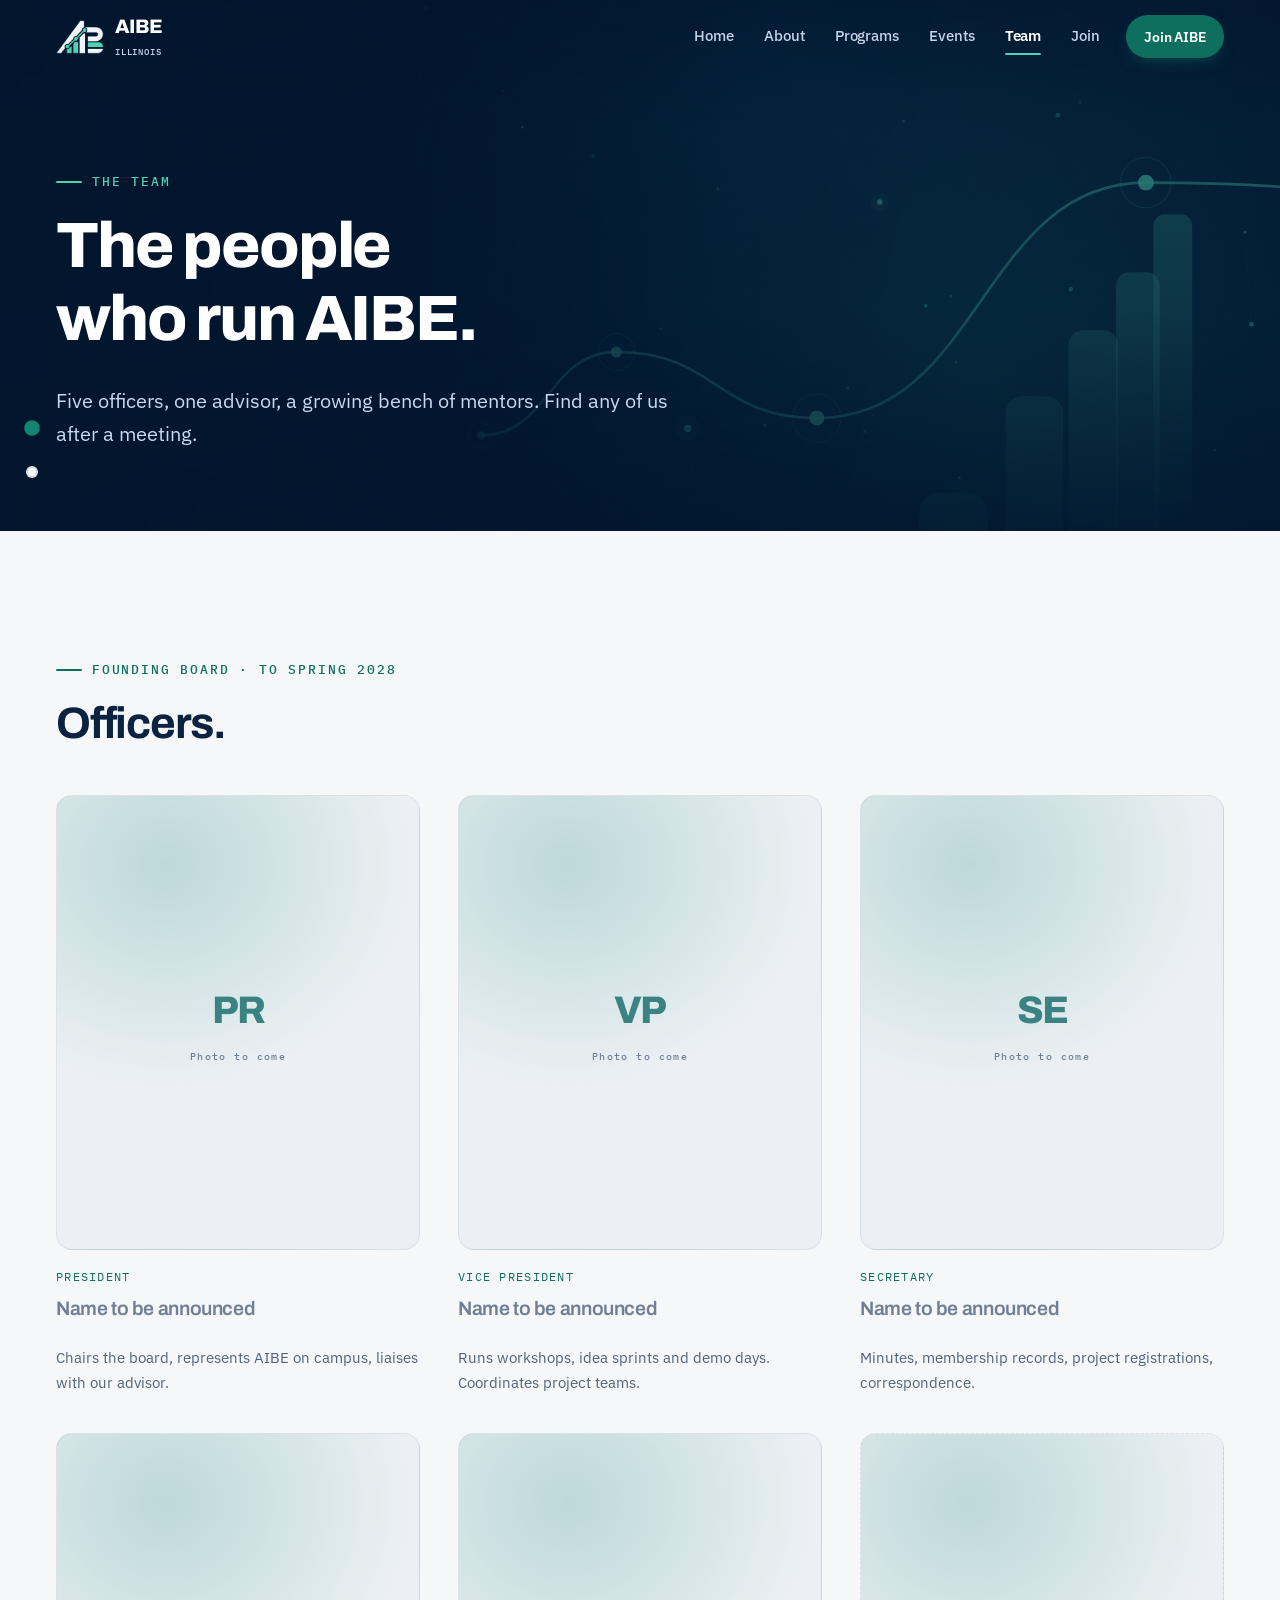
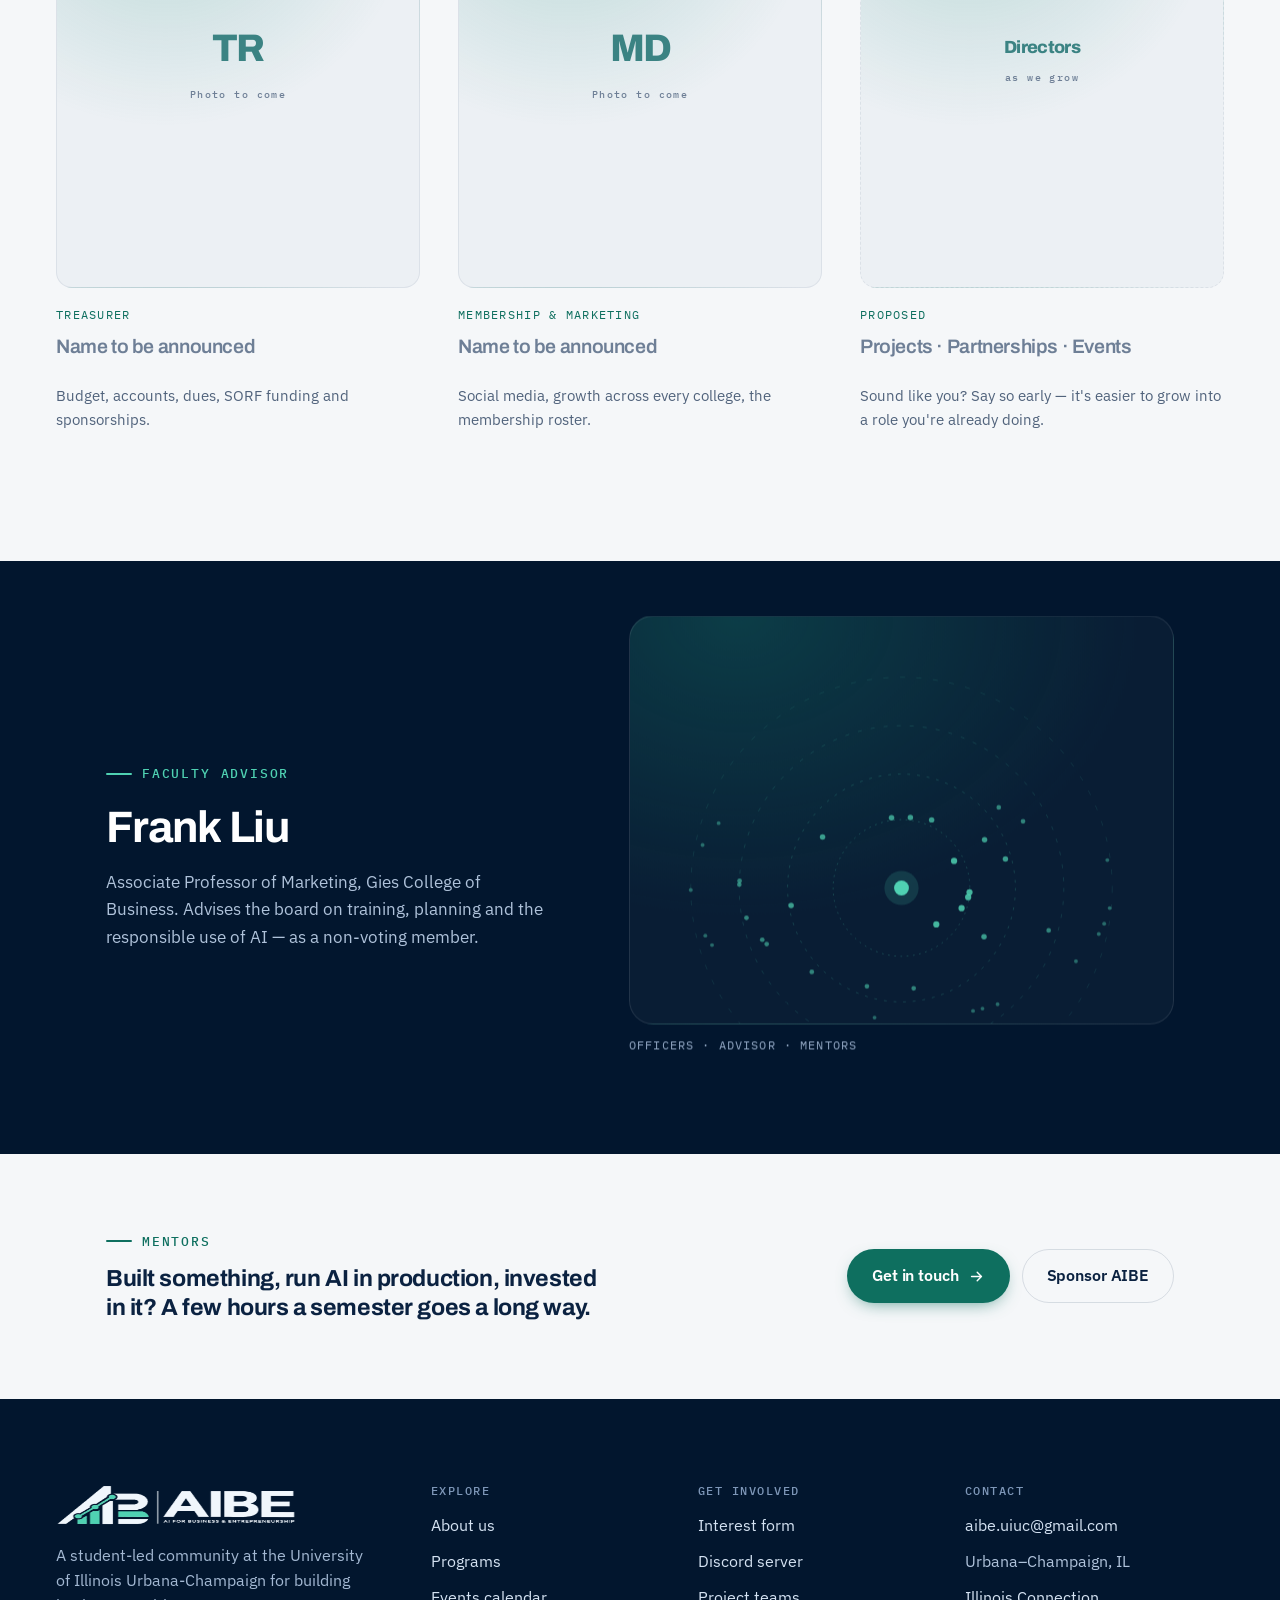
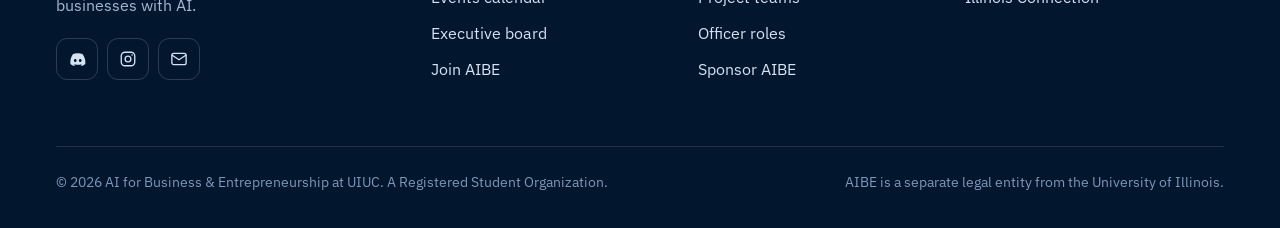
<file: team.html>
<!doctype html>
<html lang="en">
<head>
  <meta charset="utf-8">
  <meta name="viewport" content="width=device-width, initial-scale=1, viewport-fit=cover">
  <title>Team — AIBE at Illinois</title>
  <meta name="description" content="The executive board, faculty advisor and mentors behind AI for Business &amp; Entrepreneurship at the University of Illinois.">
  <meta name="theme-color" content="#02162E">
  <meta property="og:title" content="Team — AIBE at Illinois">
  <meta property="og:description" content="The executive board, faculty advisor and mentors behind AI for Business &amp; Entrepreneurship at the University of Illinois.">
  <meta property="og:type" content="website">
  <meta property="og:image" content="assets/logo-lockup.png">
  <link rel="icon" href="assets/favicon.png" type="image/png">
  <link rel="apple-touch-icon" href="assets/favicon.png">
  <link rel="preconnect" href="https://fonts.googleapis.com">
  <link rel="preconnect" href="https://fonts.gstatic.com" crossorigin>
  <link rel="stylesheet" href="https://fonts.googleapis.com/css2?family=Archivo:wght@500;600;700;800&family=IBM+Plex+Mono:wght@400;500&family=IBM+Plex+Sans:wght@400;500;600&display=swap">
  <link rel="stylesheet" href="css/aibe.css">
</head>
<body>
  <a class="skip-link" href="#main">Skip to content</a>
  <header class="nav nav--over" id="nav">
    <div class="nav__in">
      <a class="nav__logo" href="index.html" aria-label="AIBE — home">
        <img class="lg-dark" src="assets/logo-mark.png" alt="" width="54" height="38">
        <img class="lg-light" src="assets/logo-mark-light.png" alt="" width="54" height="38">
        <span>
          <span class="nav__logo-text">AIBE</span>
          <span class="nav__logo-sub">Illinois</span>
        </span>
      </a>
      <button class="nav__burger" type="button" aria-expanded="false" aria-controls="nav-links" aria-label="Menu">
        <span></span>
      </button>
      <nav class="nav__links" id="nav-links" aria-label="Main">
          <a class="nav__link" href="index.html">Home</a>
          <a class="nav__link" href="about.html">About</a>
          <a class="nav__link" href="programs.html">Programs</a>
          <a class="nav__link" href="events.html">Events</a>
          <a class="nav__link" href="team.html" aria-current="page">Team</a>
          <a class="nav__link" href="join.html">Join</a>
        <a class="btn btn--primary btn--sm nav__cta" href="join.html">Join AIBE</a>
      </nav>
    </div>
  </header>

  <nav class="spine" aria-label="Sections on this page">
    <div class="spine__rail"><div class="spine__fill"></div></div>
    <ul class="spine__list"></ul>
  </nav>

  <main id="main">
  <section class="hero hero--short" data-spine="Top">
    <div class="hero__media" aria-hidden="true"><canvas></canvas></div>
    <div class="hero__scrim" aria-hidden="true"></div>
    <div class="wrap wrap--wide hero__inner">
      <p class="eyebrow" style="color:var(--teal-bright)">The team</p>
      <h1 class="t-h1" style="color:#fff;max-width:15ch" data-words>The people who run AIBE.</h1>
      <p class="hero__sub">Five officers, one advisor, a growing bench of mentors. Find any of us after a meeting.</p>
    </div>
  </section>

  <section class="band" id="board" data-spine="Board">
    <div class="wrap wrap--wide">
      <div style="max-width:520px;margin-bottom:clamp(28px,3.5vw,48px)">
        <p class="eyebrow">Founding board &middot; to spring 2028</p>
        <h2 class="t-h2" data-words>Officers.</h2>
      </div>
      <div class="grid grid-3" style="gap:clamp(22px,3vw,38px)" data-stagger="70">
        <article class="person" data-reveal>
          <div class="person__photo" data-tilt="7"><span class="person__ph" aria-hidden="true">PR<small>Photo to come</small></span></div>
          <p class="person__role">President</p>
          <p class="person__name" data-placeholder>Name to be announced</p>
          <p class="person__meta">Chairs the board, represents AIBE on campus, liaises with our advisor.</p>
        </article>
        <article class="person" data-reveal>
          <div class="person__photo" data-tilt="7"><span class="person__ph" aria-hidden="true">VP<small>Photo to come</small></span></div>
          <p class="person__role">Vice President</p>
          <p class="person__name" data-placeholder>Name to be announced</p>
          <p class="person__meta">Runs workshops, idea sprints and demo days. Coordinates project teams.</p>
        </article>
        <article class="person" data-reveal>
          <div class="person__photo" data-tilt="7"><span class="person__ph" aria-hidden="true">SE<small>Photo to come</small></span></div>
          <p class="person__role">Secretary</p>
          <p class="person__name" data-placeholder>Name to be announced</p>
          <p class="person__meta">Minutes, membership records, project registrations, correspondence.</p>
        </article>
        <article class="person" data-reveal>
          <div class="person__photo" data-tilt="7"><span class="person__ph" aria-hidden="true">TR<small>Photo to come</small></span></div>
          <p class="person__role">Treasurer</p>
          <p class="person__name" data-placeholder>Name to be announced</p>
          <p class="person__meta">Budget, accounts, dues, SORF funding and sponsorships.</p>
        </article>
        <article class="person" data-reveal>
          <div class="person__photo" data-tilt="7"><span class="person__ph" aria-hidden="true">MD<small>Photo to come</small></span></div>
          <p class="person__role">Membership &amp; Marketing</p>
          <p class="person__name" data-placeholder>Name to be announced</p>
          <p class="person__meta">Social media, growth across every college, the membership roster.</p>
        </article>
        <article class="person" data-reveal>
          <div class="person__photo" style="border-style:dashed"><span class="person__ph" aria-hidden="true" style="font-size:1.1rem">Directors<small>as we grow</small></span></div>
          <p class="person__role">Proposed</p>
          <p class="person__name" data-placeholder>Projects &middot; Partnerships &middot; Events</p>
          <p class="person__meta">Sound like you? Say so early &mdash; it's easier to grow into a role you're already doing.</p>
        </article>
      </div>
    </div>
  </section>

  <section class="band band--ink band--tight" id="advisor" data-spine="Advisor">
    <div class="wrap">
      <div class="split" style="align-items:center">
        <div>
          <p class="eyebrow">Faculty advisor</p>
          <h2 class="t-h2" data-words>Frank Liu</h2>
          <p class="t-body" style="margin-top:14px">Associate Professor of Marketing, Gies College of Business. Advises the board on training, planning and the responsible use of AI &mdash; as a non-voting member.</p>
        </div>
        <figure class="fig" data-reveal="scale" data-parallax="0.05">
          <span class="art art--pane" data-tilt="8"><!-- PHOTO SLOT D — assets/photos/board.jpg (the exec board together, landscape) -->
            <img src="assets/art/art-orbit.svg" alt="Rings of nodes around a centre" width="820" height="820" loading="lazy"></span>
          <figcaption>Officers &middot; advisor &middot; mentors</figcaption>
        </figure>
      </div>
    </div>
  </section>

  <section class="band band--tight">
    <div class="wrap">
      <div class="partner-strip" data-reveal>
        <div>
          <p class="eyebrow">Mentors</p>
          <h2 class="t-h3" style="max-width:40ch">Built something, run AI in production, invested in it? A few hours a semester goes a long way.</h2>
        </div>
        <div class="btn-row">
          <a class="btn btn--primary" data-link="email" data-magnetic="0.2">Get in touch <svg viewBox="0 0 24 24" fill="none" stroke="currentColor" stroke-width="2" stroke-linecap="round" stroke-linejoin="round" aria-hidden="true"><path d="M5 12h14M13 6l6 6-6 6"/></svg></a>
          <a class="btn btn--ghost" href="sponsors.html" data-magnetic="0.2">Sponsor AIBE</a>
        </div>
      </div>
    </div>
  </section>
  </main>
<footer class="foot">
    <div class="wrap wrap--wide">
      <div class="foot__grid">
        <div class="foot__logo">
          <img src="assets/logo-lockup-light.png" alt="AIBE — AI for Business &amp; Entrepreneurship" width="240" height="67">
          <p style="color:#A3B8D2;font-size:.97rem;max-width:34ch">A student-led community at the University of Illinois Urbana-Champaign for building businesses with AI.</p>
          <div class="social" style="margin-top:20px">
            <a data-link="discord" aria-label="AIBE on Discord"><svg viewBox="0 0 24 24" fill="currentColor" aria-hidden="true"><path d="M19.27 5.33A16.6 16.6 0 0 0 15.1 4l-.2.37a15.2 15.2 0 0 1 3.6 1.2 13.1 13.1 0 0 0-11-.0 15.2 15.2 0 0 1 3.6-1.2L10.9 4a16.6 16.6 0 0 0-4.17 1.33C3.6 9.9 2.78 14.33 3.2 18.7a16.7 16.7 0 0 0 5.07 2.57l1.1-1.52a10.9 10.9 0 0 1-1.73-.83l.43-.32a11.9 11.9 0 0 0 10.2 0l.43.32c-.55.32-1.13.6-1.73.83l1.1 1.52a16.7 16.7 0 0 0 5.07-2.57c.5-5.06-.84-9.45-3.87-13.37ZM9.68 15.9c-.99 0-1.8-.9-1.8-2.01 0-1.1.79-2.01 1.8-2.01s1.82.91 1.8 2.01c0 1.1-.8 2.01-1.8 2.01Zm6.64 0c-.99 0-1.8-.9-1.8-2.01 0-1.1.79-2.01 1.8-2.01s1.81.91 1.8 2.01c0 1.1-.79 2.01-1.8 2.01Z"/></svg></a>
            <a data-link="instagram" aria-label="AIBE on Instagram"><svg viewBox="0 0 24 24" fill="none" stroke="currentColor" stroke-width="1.8" stroke-linecap="round" aria-hidden="true"><rect x="3" y="3" width="18" height="18" rx="5"/><circle cx="12" cy="12" r="3.8"/><circle cx="17.4" cy="6.6" r="1.1" fill="currentColor" stroke="none"/></svg></a>
            <a data-link="email" aria-label="Email AIBE"><svg viewBox="0 0 24 24" fill="none" stroke="currentColor" stroke-width="1.8" stroke-linecap="round" stroke-linejoin="round" aria-hidden="true"><rect x="2.5" y="4.5" width="19" height="15" rx="2.5"/><path d="m3 7 9 6 9-6"/></svg></a>
          </div>
        </div>
        <div>
          <h4>Explore</h4>
          <ul>
            <li><a href="about.html">About us</a></li>
            <li><a href="programs.html">Programs</a></li>
            <li><a href="events.html">Events calendar</a></li>
            <li><a href="team.html">Executive board</a></li>
            <li><a href="join.html">Join AIBE</a></li>
          </ul>
        </div>
        <div>
          <h4>Get involved</h4>
          <ul>
            <li><a data-link="joinForm">Interest form</a></li>
            <li><a data-link="discord">Discord server</a></li>
            <li><a href="programs.html#projects">Project teams</a></li>
            <li><a href="join.html#officers">Officer roles</a></li>
            <li><a href="sponsors.html">Sponsor AIBE</a></li>
          </ul>
        </div>
        <div>
          <h4>Contact</h4>
          <ul>
            <li><a data-link="email" data-link-text="email">email</a></li>
            <li>Urbana&ndash;Champaign, IL</li>
            <li><a data-link="rso">Illinois Connection</a></li>
          </ul>
        </div>
      </div>
      <div class="foot__bottom">
        <span>&copy; <span data-year>2026</span> AI for Business &amp; Entrepreneurship at UIUC. A Registered Student Organization.</span>
        <span>AIBE is a separate legal entity from the University of Illinois.</span>
      </div>
    </div>
  </footer>
  <script src="js/aibe.js"></script>
  <script src="js/motion.js"></script>
</body>
</html>
</file>
<file: css/aibe.css>
/* ==========================================================================
   AIBE — AI for Business & Entrepreneurship at UIUC
   Design system. Colors sampled from the AIBE logo:
     navy  #04264E   teal  #128673
   ========================================================================== */

/* --- Tokens --------------------------------------------------------------- */
:root {
  /* Brand constants — identical in every theme */
  --navy:        #04264E;
  --navy-deep:   #02162E;
  --navy-soft:   #0A2A52;
  --teal:        #128673;
  --teal-deep:   #0E6F5F;   /* 6.1:1 on white — safe for small text */
  --teal-bright: #4FD1B2;   /* 8.0:1 on navy  — safe on ink bands   */

  /* Light surfaces */
  --bg:        #F5F7F9;
  --bg-elev:   #FFFFFF;
  --bg-sunk:   #ECF0F4;
  --text:      #0B2241;     /* 14:1 on --bg */
  --text-2:    #51637C;     /* 5.2:1 on --bg */
  --text-3:    #6E7F96;
  --line:      rgba(4, 38, 78, 0.13);
  --line-soft: rgba(4, 38, 78, 0.07);
  --accent:    var(--teal-deep);
  --shadow-s:  0 1px 2px rgba(4,38,78,.06), 0 2px 8px rgba(4,38,78,.05);
  --shadow-m:  0 2px 4px rgba(4,38,78,.05), 0 12px 32px -8px rgba(4,38,78,.14);
  --shadow-l:  0 4px 8px rgba(4,38,78,.05), 0 28px 60px -16px rgba(4,38,78,.22);

  /* Type */
  --font-display: "Archivo", "Helvetica Neue", Helvetica, Arial, sans-serif;
  --font-body: "IBM Plex Sans", -apple-system, BlinkMacSystemFont, "Segoe UI", sans-serif;
  --font-mono: "IBM Plex Mono", ui-monospace, SFMono-Regular, Menlo, monospace;

  /* Rhythm */
  --gutter: clamp(20px, 5vw, 56px);
  --measure: 1180px;
  --measure-text: 68ch;
  --band-y: clamp(72px, 10vw, 148px);
  --r-s: 10px;
  --r-m: 16px;
  --r-l: 24px;

  /* Motion */
  --ease: cubic-bezier(.22,.61,.36,1);
  --ease-out: cubic-bezier(.16,1,.3,1);
}

@media (prefers-color-scheme: dark) {
  :root:not([data-theme="light"]) {
    --bg:        #061A33;
    --bg-elev:   #0A2446;
    --bg-sunk:   #04142A;
    --text:      #E8EEF7;
    --text-2:    #9FB2CB;
    --text-3:    #8296B2;
    --line:      rgba(255,255,255,.14);
    --line-soft: rgba(255,255,255,.07);
    --accent:    var(--teal-bright);
    --shadow-s:  0 1px 2px rgba(0,0,0,.3);
    --shadow-m:  0 12px 32px -8px rgba(0,0,0,.5);
    --shadow-l:  0 28px 60px -16px rgba(0,0,0,.6);
  }
}
:root[data-theme="dark"] {
  --bg:        #061A33;
  --bg-elev:   #0A2446;
  --bg-sunk:   #04142A;
  --text:      #E8EEF7;
  --text-2:    #9FB2CB;
  --text-3:    #8296B2;
  --line:      rgba(255,255,255,.14);
  --line-soft: rgba(255,255,255,.07);
  --accent:    var(--teal-bright);
  --shadow-s:  0 1px 2px rgba(0,0,0,.3);
  --shadow-m:  0 12px 32px -8px rgba(0,0,0,.5);
  --shadow-l:  0 28px 60px -16px rgba(0,0,0,.6);
}

/* --- Reset ---------------------------------------------------------------- */
*, *::before, *::after { box-sizing: border-box; }
html {
  -webkit-text-size-adjust: 100%;
  scroll-behavior: smooth;
  scroll-padding-top: 96px;
}
body {
  margin: 0;
  background: var(--bg);
  color: var(--text);
  font-family: var(--font-body);
  font-size: 17px;              /* Apple's default reading size, on the web */
  line-height: 1.62;
  -webkit-font-smoothing: antialiased;
  text-rendering: optimizeLegibility;
  overflow-x: hidden;
}
img, svg, video, canvas { display: block; max-width: 100%; }
img, video { height: auto; }
a { color: var(--accent); text-decoration-thickness: 1px; text-underline-offset: 3px; }
button { font: inherit; }

::selection { background: var(--teal); color: #fff; }

:focus-visible {
  outline: 2.5px solid var(--teal-bright);
  outline-offset: 3px;
  border-radius: 4px;
}

.skip-link {
  position: fixed; top: 10px; left: 10px; z-index: 200;
  transform: translateY(-200%);
  background: var(--navy); color: #fff;
  padding: 12px 18px; border-radius: var(--r-s);
  font-weight: 600; text-decoration: none;
}
.skip-link:focus-visible { transform: none; }

/* --- Type scale ----------------------------------------------------------- */
h1, h2, h3, h4 {
  font-family: var(--font-display);
  font-weight: 700;
  letter-spacing: -0.025em;
  line-height: 1.06;
  margin: 0;
  text-wrap: balance;
}
.t-hero   { font-size: clamp(2.65rem, 7.4vw, 5.6rem); font-weight: 800; letter-spacing: -0.038em; }
.t-h1     { font-size: clamp(2.2rem, 5.6vw, 4rem);   font-weight: 800; letter-spacing: -0.034em; }
.t-h2     { font-size: clamp(1.75rem, 3.6vw, 2.75rem); letter-spacing: -0.028em; }
.t-h3     { font-size: clamp(1.18rem, 1.9vw, 1.45rem); letter-spacing: -0.018em; line-height: 1.25; }
.t-lead   { font-size: clamp(1.08rem, 1.7vw, 1.33rem); line-height: 1.55; color: var(--text-2); }
.t-body   { font-size: 1.0625rem; color: var(--text-2); }
.t-small  { font-size: 0.95rem; color: var(--text-2); }

.eyebrow {
  font-family: var(--font-mono);
  font-size: 0.8125rem;          /* 13px — above the 11pt floor */
  font-weight: 500;
  letter-spacing: 0.14em;
  text-transform: uppercase;
  color: var(--accent);
  display: flex; align-items: center; gap: 10px;
  margin: 0 0 20px;
}
.eyebrow::before {
  content: ""; width: 26px; height: 2px; flex: none;
  background: currentColor; border-radius: 2px;
}

p { margin: 0 0 1.1em; max-width: var(--measure-text); }
p:last-child { margin-bottom: 0; }

/* --- Layout --------------------------------------------------------------- */
.wrap { width: 100%; max-width: var(--measure); margin-inline: auto; padding-inline: var(--gutter); }
.wrap--wide { max-width: 1420px; }
.wrap--narrow { max-width: 860px; }
.band {
  padding-block: var(--band-y);
  position: relative;
  /* Decorative .art-layer blocks deliberately bleed past the band edge.
     `clip` (not `hidden`) contains them WITHOUT making the band a scroll
     container, which would break the sticky stage inside .scene. */
  overflow: clip;
}
.band--sunk { background: var(--bg-sunk); }
.band--elev { background: var(--bg-elev); }
.band--tight { padding-block: clamp(52px, 6vw, 86px); }

/* Ink surfaces keep brand colors in both themes.
   .callout and .next are dark cards sitting inside light bands, so they need
   the same token overrides as a full-width ink band — otherwise light-theme
   text colors land on navy. */
.band--ink, .callout, .next, .hero {
  color: #E3ECF7;
  --text: #E8EFF8;
  --text-2: #AFC2DA;
  --text-3: #93A8C4;
  --line: rgba(255,255,255,.16);
  --line-soft: rgba(255,255,255,.08);
  --accent: var(--teal-bright);
  --bg-elev: rgba(255,255,255,.045);
}
.band--ink { background: var(--navy-deep); }
.band--ink h1, .band--ink h2, .band--ink h3,
.callout h1, .callout h2, .callout h3,
.next h1, .next h2, .next h3 { color: #FFFFFF; }

.grid { display: grid; gap: clamp(18px, 2.4vw, 28px); }
.grid-2 { grid-template-columns: repeat(2, minmax(0,1fr)); }
.grid-3 { grid-template-columns: repeat(3, minmax(0,1fr)); }
.grid-4 { grid-template-columns: repeat(4, minmax(0,1fr)); }
@media (max-width: 1200px) { .grid-4 { grid-template-columns: repeat(2, minmax(0,1fr)); } }
@media (max-width: 960px) { .grid-3, .grid-4 { grid-template-columns: repeat(2, minmax(0,1fr)); } }
@media (max-width: 680px) { .grid-2, .grid-3, .grid-4 { grid-template-columns: 1fr; } }

.split {
  display: grid;
  grid-template-columns: minmax(0, 0.9fr) minmax(0, 1.1fr);
  gap: clamp(32px, 6vw, 88px);
  align-items: start;
}
@media (max-width: 900px) { .split { grid-template-columns: 1fr; } }
.sticky-col { position: sticky; top: 118px; }
@media (max-width: 900px) { .sticky-col { position: static; } }

.stack > * + * { margin-top: var(--s, 20px); }

/* --- Header --------------------------------------------------------------- */
.nav {
  position: fixed; inset: 0 0 auto 0; z-index: 90;
  transition: background .4s var(--ease), box-shadow .4s var(--ease), border-color .4s var(--ease);
  border-bottom: 1px solid transparent;
}
.nav__in {
  max-width: 1420px; margin-inline: auto;
  padding: 14px var(--gutter);
  display: flex; align-items: center; gap: 24px;
}
.nav__logo { display: flex; align-items: center; gap: 11px; text-decoration: none; margin-right: auto; flex: none; }
.nav__logo img { height: 34px; width: auto; }
.nav__logo .lg-light { display: none; }
.nav--over .nav__logo .lg-dark { display: none; }
.nav--over .nav__logo .lg-light { display: block; }
@media (prefers-color-scheme: dark) {
  :root:not([data-theme="light"]) .nav__logo .lg-dark { display: none; }
  :root:not([data-theme="light"]) .nav__logo .lg-light { display: block; }
}
:root[data-theme="dark"] .nav__logo .lg-dark { display: none; }
:root[data-theme="dark"] .nav__logo .lg-light { display: block; }
@media (max-width: 1080px) {
  .nav[data-open="true"] .nav__logo .lg-light { display: none; }
  .nav[data-open="true"] .nav__logo .lg-dark { display: block; }
}
.nav__logo-text {
  font-family: var(--font-display); font-weight: 800; font-size: 1.22rem;
  letter-spacing: -0.03em; color: var(--nav-fg, var(--text)); line-height: 1;
}
.nav__logo-sub {
  display: block; font-family: var(--font-mono); font-size: 0.5625rem; font-weight: 500;
  letter-spacing: 0.1em; text-transform: uppercase; color: var(--nav-fg-2, var(--text-3));
  margin-top: 3px;
}
.nav__links { display: flex; align-items: center; gap: 2px; }
.nav__link {
  position: relative;
  padding: 10px 14px; min-height: 44px; display: inline-flex; align-items: center;
  font-size: 0.945rem; font-weight: 500; letter-spacing: -0.005em;
  color: var(--nav-fg-2, var(--text-2)); text-decoration: none;
  border-radius: 8px;
  transition: color .22s var(--ease), background .22s var(--ease);
}
.nav__link:hover { color: var(--nav-fg, var(--text)); background: var(--nav-hover, rgba(4,38,78,.055)); }
.nav__link[aria-current="page"] { color: var(--nav-fg, var(--text)); font-weight: 600; }
.nav__link[aria-current="page"]::after {
  content: ""; position: absolute; left: 14px; right: 14px; bottom: 4px; height: 2px;
  background: var(--teal-bright); border-radius: 2px;
}
.nav__cta { margin-left: 10px; }

/* over the ink hero */
.nav--over {
  --nav-fg: #FFFFFF; --nav-fg-2: #C3D3E8; --nav-hover: rgba(255,255,255,.1);
  background: transparent;
}
.nav--stuck {
  background: var(--bg);                                      /* fallback */
  background: color-mix(in srgb, var(--bg) 82%, transparent);
  -webkit-backdrop-filter: saturate(180%) blur(20px);
  backdrop-filter: saturate(180%) blur(20px);
  border-bottom-color: var(--line-soft);
  box-shadow: 0 1px 24px -8px rgba(4,38,78,.18);
}
@supports not (backdrop-filter: blur(1px)) { .nav--stuck { background: var(--bg); } }
@media (prefers-reduced-transparency: reduce) {
  .nav--stuck { background: var(--bg); -webkit-backdrop-filter: none; backdrop-filter: none; }
}

.nav__burger {
  display: none; width: 44px; height: 44px; border: 0; background: none; cursor: pointer;
  align-items: center; justify-content: center; border-radius: 10px; color: var(--nav-fg, var(--text));
}
.nav__burger span { display: block; width: 19px; height: 1.8px; background: currentColor; border-radius: 2px; position: relative; transition: transform .3s var(--ease), opacity .2s; }
.nav__burger span::before, .nav__burger span::after {
  content: ""; position: absolute; left: 0; width: 19px; height: 1.8px; background: currentColor; border-radius: 2px;
  transition: transform .3s var(--ease);
}
.nav__burger span::before { top: -6px; } .nav__burger span::after { top: 6px; }
.nav[data-open="true"] .nav__burger span { background: transparent; }
.nav[data-open="true"] .nav__burger span::before { transform: translateY(6px) rotate(45deg); }
.nav[data-open="true"] .nav__burger span::after { transform: translateY(-6px) rotate(-45deg); }

@media (max-width: 1080px) {
  .nav__burger { display: flex; }
  .nav__links {
    position: fixed; inset: 68px 0 auto 0;
    flex-direction: column; align-items: stretch; gap: 0;
    background: var(--bg); border-bottom: 1px solid var(--line);
    padding: 12px var(--gutter) 26px;
    box-shadow: var(--shadow-l);
    transform: translateY(-14px); opacity: 0; pointer-events: none;
    transition: transform .34s var(--ease), opacity .24s var(--ease);
  }
  .nav[data-open="true"] .nav__links { transform: none; opacity: 1; pointer-events: auto; }
  .nav__link { --nav-fg: var(--text); --nav-fg-2: var(--text-2); font-size: 1.0625rem; padding: 14px 4px; }
  .nav__link[aria-current="page"]::after { left: 4px; right: auto; width: 22px; bottom: 8px; }
  .nav__cta { margin: 14px 0 0; }
  .nav--over .nav__links { --nav-fg: var(--text); --nav-fg-2: var(--text-2); }
}

/* --- Buttons -------------------------------------------------------------- */
.btn {
  display: inline-flex; align-items: center; justify-content: center; gap: 9px;
  min-height: 48px; padding: 13px 24px;
  font-family: var(--font-body); font-size: 1rem; font-weight: 600; letter-spacing: -0.008em;
  border-radius: 999px; border: 1px solid transparent; cursor: pointer;
  text-decoration: none; white-space: nowrap;
  transition: transform .22s var(--ease), background .22s var(--ease),
              border-color .22s var(--ease), box-shadow .22s var(--ease), color .22s var(--ease);
}
.btn:active { transform: scale(.975); }
.btn svg { width: 17px; height: 17px; flex: none; }

.btn--primary { background: var(--teal-deep); color: #fff; box-shadow: 0 6px 18px -8px rgba(14,111,95,.8); }
.btn--primary:hover { background: #0B5C4E; box-shadow: 0 10px 26px -10px rgba(14,111,95,.9); }
.band--ink .btn--primary,
.callout .btn--primary,
.next .btn--primary,
.hero .btn--primary { background: var(--teal-bright); color: #02231D; box-shadow: 0 8px 26px -10px rgba(79,209,178,.7); }
.band--ink .btn--primary:hover,
.callout .btn--primary:hover,
.next .btn--primary:hover,
.hero .btn--primary:hover { background: #6EE0C4; }

.btn--solid { background: var(--navy); color: #fff; }
.btn--solid:hover { background: #063464; }

.btn--ghost { background: transparent; color: var(--text); border-color: var(--line); }
.btn--ghost:hover { border-color: var(--text-3); background: var(--bg-elev); }
.band--ink .btn--ghost,
.callout .btn--ghost,
.next .btn--ghost,
.hero .btn--ghost { color: #fff; border-color: rgba(255,255,255,.32); }
.band--ink .btn--ghost:hover,
.callout .btn--ghost:hover,
.next .btn--ghost:hover,
.hero .btn--ghost:hover { background: rgba(255,255,255,.1); border-color: rgba(255,255,255,.55); }

.btn--discord { background: #5865F2; color: #fff; }
.btn--discord:hover { background: #4752E0; }
.btn--sm { min-height: 40px; padding: 9px 17px; font-size: 0.9rem; }

.btn[aria-disabled="true"] { opacity: .52; pointer-events: none; }

.btn-row { display: flex; flex-wrap: wrap; gap: 12px; align-items: center; }

/* --- Cards ---------------------------------------------------------------- */
.card {
  background: var(--bg-elev);
  border: 1px solid var(--line-soft);
  border-radius: var(--r-m);
  padding: clamp(22px, 2.6vw, 32px);
  position: relative;
  transition: transform .4s var(--ease), box-shadow .4s var(--ease), border-color .4s var(--ease);
}
.card--lift:hover { transform: translateY(-4px); box-shadow: var(--shadow-m); border-color: var(--line); }
.card__k {
  font-family: var(--font-mono); font-size: 0.75rem; font-weight: 500;
  letter-spacing: .12em; text-transform: uppercase; color: var(--accent);
}
.card h3 { margin: 0 0 10px; }
:where(.card) p { font-size: 1rem; color: var(--text-2); }

.icon-badge {
  width: 46px; height: 46px; border-radius: 13px; display: grid; place-items: center;
  background: color-mix(in srgb, var(--teal) 13%, transparent);
  color: var(--accent); margin-bottom: 20px;
}
.icon-badge svg { width: 23px; height: 23px; }

/* Feature list with trajectory ticks */
.ticks { list-style: none; margin: 0; padding: 0; }
.ticks li {
  position: relative; padding-left: 30px; margin-bottom: 13px;
  color: var(--text-2); font-size: 1.0625rem;
}
.ticks li::before {
  content: ""; position: absolute; left: 3px; top: .62em;
  width: 9px; height: 9px; border-radius: 50%;
  background: var(--bg); border: 2.5px solid var(--teal);
}
.band--ink .ticks li::before,
.callout .ticks li::before { background: var(--navy-deep); border-color: var(--teal-bright); }

/* --- Stat strip ----------------------------------------------------------- */
.stats { display: grid; grid-template-columns: repeat(4, minmax(0,1fr)); gap: 1px; background: var(--line-soft); border-radius: var(--r-m); overflow: hidden; }
.stat { background: var(--bg); padding: clamp(22px,2.6vw,30px); }
.band--ink .stat { background: var(--navy-deep); }
.stat__n {
  font-family: var(--font-display); font-weight: 800; font-size: clamp(2rem, 3.6vw, 2.85rem);
  letter-spacing: -0.04em; line-height: 1; color: var(--text);
  font-variant-numeric: tabular-nums;
}
.stat__n em { font-style: normal; color: var(--accent); }
.stat__l { margin-top: 10px; font-size: 0.9rem; color: var(--text-2); line-height: 1.4; }
@media (max-width: 760px) { .stats { grid-template-columns: repeat(2, minmax(0,1fr)); } }

/* --- Hero ----------------------------------------------------------------- */
.hero {
  position: relative; isolation: isolate;
  min-height: min(100svh, 920px);
  display: flex; align-items: flex-end;
  padding-top: 132px; padding-bottom: clamp(44px, 7vh, 86px);
  background: var(--navy-deep);
  overflow: hidden;
}
.hero--short { min-height: 0; padding-top: clamp(140px, 19vh, 210px); padding-bottom: clamp(56px, 9vh, 104px); align-items: center; }

.hero__media { position: absolute; inset: 0; z-index: -2; overflow: hidden; }
.hero__media > video, .hero__media > canvas {
  position: absolute; inset: 0;          /* stacked, not stacked up */
  width: 100%; height: 100%; object-fit: cover;
}
.hero__media > video { opacity: 0; transition: opacity 1.1s var(--ease); }
.hero__media[data-video="on"] > video { opacity: 1; }
.hero__media[data-video="on"] > canvas { opacity: 0; transition: opacity 1.1s var(--ease); }

.hero__scrim {
  position: absolute; inset: 0; z-index: -1;
  background:
    linear-gradient(100deg, rgba(2,22,46,.95) 0%, rgba(2,22,46,.88) 30%, rgba(2,22,46,.56) 56%, rgba(2,22,46,.34) 100%),
    linear-gradient(180deg, rgba(2,22,46,.6) 0%, rgba(2,22,46,.1) 24%, rgba(2,22,46,.16) 58%, rgba(2,22,46,.74) 100%);
}

.hero__inner { position: relative; width: 100%; }
.hero__kicker {
  display: inline-flex; align-items: center; gap: 10px;
  font-family: var(--font-mono); font-size: 0.78rem; font-weight: 500;
  letter-spacing: .13em; text-transform: uppercase; color: #BFF0E2; white-space: nowrap;
  background: rgba(79,209,178,.14); border: 1px solid rgba(79,209,178,.34);
  padding: 8px 15px; border-radius: 999px; margin-bottom: 26px;
  max-width: 100%; overflow: hidden; text-overflow: ellipsis;
}
@media (max-width: 560px) { .hero__kicker { font-size: .68rem; letter-spacing: .1em; padding: 7px 12px; } }
.hero__kicker .dot { width: 6px; height: 6px; border-radius: 50%; background: var(--teal-bright); }
.hero h1 { color: #fff; max-width: 16ch; }
.hero h1 .accent {
  color: var(--teal-bright);
  /* the logo's trajectory, under the word it belongs to */
  background-image: linear-gradient(90deg, rgba(79,209,178,.35), var(--teal-bright) 42%, var(--teal-bright));
  background-repeat: no-repeat;
  background-position: 0 101%;
  background-size: var(--underline, 0%) 5px;
  transition: background-size 1.1s .55s var(--ease-out);
  padding-bottom: 2px;
}
.hero__sub { color: #C9DAEE; font-size: clamp(1.08rem, 1.6vw, 1.3rem); max-width: 54ch; margin-top: 26px; }
.hero__actions { margin-top: 34px; }
.hero__foot {
  margin-top: clamp(40px, 6vh, 72px); padding-top: 24px;
  border-top: 1px solid rgba(255,255,255,.14);
  display: flex; flex-wrap: wrap; gap: 14px 36px; align-items: center;
  font-size: 0.925rem; color: #A9BED8;
}
.hero__foot strong { color: #fff; font-weight: 600; }

.scroll-hint {
  position: absolute; right: var(--gutter); bottom: clamp(44px, 7vh, 86px);
  display: flex; align-items: center; gap: 10px;
  font-family: var(--font-mono); font-size: .7rem; letter-spacing: .16em;
  text-transform: uppercase; color: #8FA8C6; text-decoration: none;
}
.scroll-hint__rail { width: 1px; height: 54px; background: rgba(255,255,255,.2); position: relative; overflow: hidden; }
.scroll-hint__rail::after {
  content: ""; position: absolute; inset: 0 0 auto 0; height: 40%;
  background: var(--teal-bright); animation: railDrop 2.4s var(--ease) infinite;
}
@keyframes railDrop { 0% { transform: translateY(-100%); } 60%,100% { transform: translateY(260%); } }
@media (max-width: 900px) { .scroll-hint { display: none; } }

/* --- Trajectory spine (the logo's rising line, used as section nav) -------- */
.spine {
  position: fixed; left: 26px; top: 50%; transform: translateY(-50%);
  z-index: 60; display: none;
}
@media (min-width: 1180px) { .spine { display: block; } }
.spine__rail { position: absolute; left: 5px; top: 6px; bottom: 6px; width: 2px; background: var(--line); border-radius: 2px; overflow: hidden; }
.spine__fill { position: absolute; inset: 0 0 auto 0; height: 0; background: linear-gradient(180deg, var(--teal-bright), var(--teal)); border-radius: 2px; transition: height .18s linear; }
.spine__list { list-style: none; margin: 0; padding: 0; display: flex; flex-direction: column; gap: 20px; }
.spine__dot {
  position: relative; display: flex; align-items: center; gap: 12px;
  width: 44px; height: 24px; text-decoration: none;
}
.spine__dot i {
  width: 12px; height: 12px; border-radius: 50%; flex: none;
  border: 2px solid var(--line); background: var(--bg);
  transition: transform .34s var(--ease), border-color .34s var(--ease), background .34s var(--ease);
}
.spine__dot b {
  font-family: var(--font-mono); font-size: .7rem; font-weight: 500; letter-spacing: .1em;
  text-transform: uppercase; color: var(--text-2); white-space: nowrap;
  opacity: 0; transform: translateX(-6px);
  transition: opacity .3s var(--ease), transform .3s var(--ease);
  background: var(--bg-elev); border: 1px solid var(--line-soft);
  padding: 5px 10px; border-radius: 7px; box-shadow: var(--shadow-s);
  pointer-events: none;
}
.spine:hover .spine__dot b, .spine__dot:focus-visible b { opacity: 1; transform: none; }
.spine__dot[aria-current="true"] i { border-color: var(--teal); background: var(--teal); transform: scale(1.3); }
.spine__dot:hover i { border-color: var(--teal); }

/* --- Program cards ------------------------------------------------------ */
.prog {
  display: grid; grid-template-columns: 92px 1fr; gap: clamp(16px, 2.4vw, 30px);
  padding: clamp(22px,2.6vw,30px) 0; border-top: 1px solid var(--line-soft);
  align-items: start;
}
.prog:last-child { border-bottom: 1px solid var(--line-soft); }
.prog__tag {
  font-family: var(--font-mono); font-size: .72rem; font-weight: 500; letter-spacing: .1em;
  text-transform: uppercase; color: var(--accent); padding-top: 5px;
}
.prog h3 { margin-bottom: 8px; }
@media (max-width: 680px) { .prog { grid-template-columns: 1fr; gap: 8px; } }

/* --- Timeline (semester arc) ---------------------------------------------- */
.timeline { list-style: none; margin: 0; padding: 0; position: relative; }
.timeline::before {
  content: ""; position: absolute; left: 11px; top: 14px; bottom: 14px; width: 2px;
  background: linear-gradient(180deg, var(--teal), color-mix(in srgb, var(--teal) 15%, transparent));
}
.timeline li { position: relative; padding: 0 0 clamp(28px,3.4vw,42px) 52px; }
.timeline li:last-child { padding-bottom: 0; }
.timeline li::before {
  content: ""; position: absolute; left: 4px; top: 7px; width: 16px; height: 16px;
  border-radius: 50%; background: var(--bg); border: 3px solid var(--teal);
}
.band--ink .timeline li::before { background: var(--navy-deep); border-color: var(--teal-bright); }
.timeline__w {
  font-family: var(--font-mono); font-size: .73rem; letter-spacing: .11em;
  text-transform: uppercase; color: var(--accent); display: block; margin-bottom: 7px;
}
.timeline h3 { font-size: 1.22rem; margin-bottom: 7px; }

/* --- Team ----------------------------------------------------------------- */
.person { text-align: left; }
.person__photo {
  position: relative; aspect-ratio: 4 / 5; border-radius: var(--r-m); overflow: hidden;
  background:
    radial-gradient(110% 80% at 30% 15%, color-mix(in srgb, var(--teal) 22%, transparent), transparent 62%),
    var(--bg-sunk);
  border: 1px solid var(--line-soft);
  display: grid; place-items: center;
  transition: transform .5s var(--ease), box-shadow .5s var(--ease);
}
.person:hover .person__photo { transform: translateY(-5px); box-shadow: var(--shadow-m); }
.person__photo img { width: 100%; height: 100%; object-fit: cover; }
.person__ph {
  font-family: var(--font-display); font-weight: 800; font-size: 2.4rem;
  letter-spacing: -.04em; color: color-mix(in srgb, var(--teal) 55%, var(--text-3));
  display: grid; place-items: center; gap: 8px;
}
.person__ph small { display: block; font-family: var(--font-mono); font-size: .64rem; font-weight: 500; letter-spacing: .14em; color: var(--text-3); }
.person__role {
  font-family: var(--font-mono); font-size: .73rem; letter-spacing: .11em; text-transform: uppercase;
  color: var(--accent); margin: 18px 0 6px;
}
.person__name { font-family: var(--font-display); font-weight: 700; font-size: 1.22rem; letter-spacing: -.02em; }
.person__name[data-placeholder] { color: var(--text-3); font-weight: 600; }
.person__meta { font-size: .94rem; color: var(--text-2); margin-top: 5px; }
.person__links { display: flex; gap: 8px; margin-top: 12px; }
.person__links a {
  width: 34px; height: 34px; border-radius: 9px; display: grid; place-items: center;
  border: 1px solid var(--line); color: var(--text-2);
  transition: color .2s, border-color .2s, background .2s;
}
.person__links a:hover { color: var(--accent); border-color: var(--accent); background: color-mix(in srgb, var(--teal) 9%, transparent); }
.person__links svg { width: 16px; height: 16px; }

/* --- Steps ---------------------------------------------------------------- */
.step { display: grid; grid-template-columns: 56px 1fr; gap: 20px; align-items: start; }
.step__n {
  width: 44px; height: 44px; border-radius: 50%; display: grid; place-items: center;
  font-family: var(--font-mono); font-size: .95rem; font-weight: 600;
  border: 1.5px solid var(--teal); color: var(--accent);
  background: color-mix(in srgb, var(--teal) 8%, transparent);
}
.step h3 { margin-bottom: 7px; }

/* --- Accordion (FAQ) ------------------------------------------------------- */
.faq { border-top: 1px solid var(--line-soft); }
.faq details { border-bottom: 1px solid var(--line-soft); }
.faq summary {
  list-style: none; cursor: pointer; padding: 22px 44px 22px 0; position: relative;
  font-family: var(--font-display); font-weight: 600; font-size: 1.12rem; letter-spacing: -.015em;
  color: var(--text);
}
.faq summary::-webkit-details-marker { display: none; }
.faq summary::after {
  content: ""; position: absolute; right: 8px; top: 50%; width: 11px; height: 11px;
  border-right: 2px solid var(--accent); border-bottom: 2px solid var(--accent);
  transform: translateY(-70%) rotate(45deg); transition: transform .3s var(--ease);
}
.faq details[open] summary::after { transform: translateY(-30%) rotate(-135deg); }
.faq__a { padding: 0 0 24px; color: var(--text-2); animation: faqIn .34s var(--ease); }
@keyframes faqIn { from { opacity: 0; transform: translateY(-6px); } }

/* --- Callout -------------------------------------------------------------- */
.callout {
  border-radius: var(--r-l); padding: clamp(28px, 4vw, 54px);
  background:
    radial-gradient(100% 140% at 100% 0%, rgba(18,134,115,.5) 0%, transparent 60%),
    var(--navy);
  color: #fff; position: relative; overflow: hidden;
}
.callout h2 { color: #fff; }
:where(.callout) p { color: #C2D4EA; }
.callout__mark {
  position: absolute; right: -40px; bottom: -58px; width: 300px; opacity: .085;
  pointer-events: none; user-select: none;
}

/* --- Pull quote ----------------------------------------------------------- */
.pull {
  font-family: var(--font-display); font-weight: 600;
  font-size: clamp(1.4rem, 3.1vw, 2.2rem); line-height: 1.26; letter-spacing: -.028em;
  max-width: 22ch; margin: 0;
}
.pull .accent { color: var(--accent); }

/* --- Notice --------------------------------------------------------------- */
.notice {
  display: flex; gap: 13px; align-items: flex-start;
  border: 1px dashed var(--line); border-radius: var(--r-s);
  padding: 15px 18px; font-size: .95rem; color: var(--text-2);
  background: color-mix(in srgb, var(--teal) 5%, transparent);
}
.notice svg { width: 18px; height: 18px; flex: none; color: var(--accent); margin-top: 2px; }

/* --- Footer --------------------------------------------------------------- */
.foot { background: var(--navy-deep); color: #AFC2DA; padding-block: clamp(56px, 7vw, 86px) 34px; }
.foot a { color: #D4E2F2; text-decoration: none; }
.foot a:hover { color: #fff; text-decoration: underline; }
.foot__grid { display: grid; grid-template-columns: 1.5fr 1fr 1fr 1.2fr; gap: clamp(28px, 4vw, 54px); }
@media (max-width: 860px) { .foot__grid { grid-template-columns: 1fr 1fr; } }
@media (max-width: 520px) { .foot__grid { grid-template-columns: 1fr; } }
.foot__logo img { height: 40px; margin-bottom: 18px; }
.foot h4 {
  font-family: var(--font-mono); font-size: .72rem; font-weight: 500; letter-spacing: .13em;
  text-transform: uppercase; color: #7E97B8; margin: 0 0 16px;
}
.foot ul { list-style: none; margin: 0; padding: 0; display: grid; gap: 11px; font-size: .97rem; }
.foot__bottom {
  margin-top: clamp(40px, 5vw, 64px); padding-top: 24px; border-top: 1px solid rgba(255,255,255,.12);
  display: flex; flex-wrap: wrap; gap: 12px 28px; justify-content: space-between;
  font-size: .86rem; color: #7E97B8;
}
.social { display: flex; gap: 9px; }
.social a {
  width: 42px; height: 42px; border-radius: 11px; display: grid; place-items: center;
  border: 1px solid rgba(255,255,255,.17); color: #D4E2F2;
  transition: background .22s var(--ease), border-color .22s var(--ease), transform .22s var(--ease);
}
.social a:hover { background: rgba(255,255,255,.1); border-color: rgba(255,255,255,.45); transform: translateY(-2px); }
.social svg { width: 18px; height: 18px; }

/* --- Scroll reveal -------------------------------------------------------- */
[data-reveal] {
  opacity: 0;
  transform: translateY(16px);
  transition: opacity .7s var(--ease-out), transform .7s var(--ease-out);
  transition-delay: var(--d, 0ms);
}
[data-reveal="left"]  { transform: translateX(-22px); }
[data-reveal="right"] { transform: translateX(22px); }
[data-reveal="scale"] { transform: scale(.975); }
.is-in[data-reveal] { opacity: 1; transform: none; }

.marquee-line { overflow: hidden; border-block: 1px solid var(--line-soft); padding-block: 18px; }
.marquee-line__track { display: flex; gap: 48px; width: max-content; animation: slide 42s linear infinite; }
.marquee-line span {
  font-family: var(--font-mono); font-size: .8rem; letter-spacing: .12em; text-transform: uppercase;
  color: var(--text-3); display: flex; align-items: center; gap: 48px; white-space: nowrap;
}
.marquee-line span::after { content: "◆"; color: var(--teal); font-size: .6rem; }
@keyframes slide { to { transform: translateX(-50%); } }
.marquee-line:hover .marquee-line__track { animation-play-state: paused; }

/* --- Reduced motion ------------------------------------------------------- */
@media (prefers-reduced-motion: reduce) {
  html { scroll-behavior: auto; }
  *, *::before, *::after {
    animation-duration: .001ms !important;
    animation-iteration-count: 1 !important;
    transition-duration: .001ms !important;
  }
  [data-reveal] { opacity: 1 !important; transform: none !important; }
  .hero h1 .accent { background-size: 100% 4px; }
  .marquee-line__track { animation: none; }
}

/* --- Events ---------------------------------------------------------------
   The calendar page. Rows are built by wireEvents() in js/aibe.js from the
   data in js/events.js.
   -------------------------------------------------------------------------- */
.sr-only {
  position: absolute; width: 1px; height: 1px; padding: 0; margin: -1px;
  overflow: hidden; clip: rect(0 0 0 0); white-space: nowrap; border: 0;
}

.ev-bar {
  display: flex; flex-wrap: wrap; gap: 14px 20px; align-items: center;
  justify-content: space-between; margin-bottom: clamp(22px, 2.6vw, 34px);
  padding-bottom: 20px; border-bottom: 1px solid var(--line-soft);
}
.ev-chips { display: flex; flex-wrap: wrap; gap: 8px; }
.chip {
  min-height: 38px; padding: 8px 15px; border-radius: 999px; cursor: pointer;
  font-family: var(--font-body); font-size: .9rem; font-weight: 500;
  background: transparent; color: var(--text-2);
  border: 1px solid var(--line);
  transition: background .2s var(--ease), color .2s var(--ease), border-color .2s var(--ease);
}
.chip:hover { color: var(--text); border-color: var(--text-3); }
.chip[aria-pressed="true"] {
  background: var(--navy); border-color: var(--navy); color: #fff; font-weight: 600;
}
@media (prefers-color-scheme: dark) {
  :root:not([data-theme="light"]) .chip[aria-pressed="true"] {
    background: var(--teal-bright); border-color: var(--teal-bright); color: #02231D;
  }
}
:root[data-theme="dark"] .chip[aria-pressed="true"] {
  background: var(--teal-bright); border-color: var(--teal-bright); color: #02231D;
}
.ev-count {
  font-family: var(--font-mono); font-size: .78rem; letter-spacing: .1em;
  text-transform: uppercase; color: var(--text-3); white-space: nowrap;
}

.ev-month {
  font-family: var(--font-mono); font-size: .76rem; font-weight: 500;
  letter-spacing: .14em; text-transform: uppercase; color: var(--accent);
  margin: clamp(30px, 3.4vw, 46px) 0 4px;
  padding-bottom: 10px; border-bottom: 1px solid var(--line-soft);
}
.ev-month:first-child { margin-top: 0; }

.ev-list { list-style: none; margin: 0; padding: 0; }
.ev {
  display: grid; grid-template-columns: 74px 1fr;
  gap: clamp(16px, 2.2vw, 28px);
  padding: clamp(20px, 2.2vw, 26px) 0;
  border-bottom: 1px solid var(--line-soft);
}
.ev__date {
  display: grid; justify-items: center; align-content: start; align-self: start;
  padding: 10px 0 12px; border-radius: var(--r-s);
  background: var(--bg-elev); border: 1px solid var(--line-soft);
  line-height: 1;
}
.ev__mon {
  font-family: var(--font-mono); font-size: .66rem; font-weight: 500;
  letter-spacing: .12em; text-transform: uppercase; color: var(--accent);
}
.ev__num {
  font-family: var(--font-display); font-weight: 800; font-size: 1.75rem;
  letter-spacing: -.035em; color: var(--text); margin: 6px 0 5px;
  font-variant-numeric: tabular-nums;
}
.ev__dow {
  font-family: var(--font-mono); font-size: .62rem; letter-spacing: .1em;
  text-transform: uppercase; color: var(--text-3);
}
.ev__body { min-width: 0; }
.ev__tag {
  font-family: var(--font-mono); font-size: .68rem; font-weight: 500;
  letter-spacing: .13em; text-transform: uppercase; color: var(--accent);
  margin: 0 0 7px;
}
.ev__title {
  font-family: var(--font-display); font-weight: 700;
  font-size: clamp(1.1rem, 1.7vw, 1.32rem); letter-spacing: -.02em;
  line-height: 1.22; margin: 0;
}
.ev__meta { font-size: .94rem; color: var(--text-2); margin: 7px 0 0; font-variant-numeric: tabular-nums; }
.ev__blurb { font-size: 1rem; color: var(--text-2); margin: 10px 0 0; max-width: 62ch; }
.ev__actions { display: flex; flex-wrap: wrap; gap: 9px; margin-top: 15px; }

@media (max-width: 560px) {
  .ev { grid-template-columns: 58px 1fr; gap: 14px; }
  .ev__num { font-size: 1.45rem; }
}

.ev-empty {
  border: 1px dashed var(--line); border-radius: var(--r-m);
  padding: clamp(26px, 3.4vw, 40px); text-align: center;
  color: var(--text-2); max-width: none;
}

.next {
  border-radius: var(--r-l); padding: clamp(28px, 4vw, 54px);
  background:
    radial-gradient(110% 150% at 100% 0%, rgba(18,134,115,.5) 0%, transparent 62%),
    var(--navy);
  position: relative; overflow: hidden;
}
.next__when {
  font-family: var(--font-mono); font-size: .82rem; letter-spacing: .05em;
  color: #BFF0E2; margin: 20px 0 0;
}

.ev-draft {
  display: flex; gap: 13px; align-items: flex-start;
  border: 1px solid color-mix(in srgb, var(--teal) 34%, transparent);
  border-radius: var(--r-s); padding: 15px 18px;
  background: color-mix(in srgb, var(--teal) 8%, transparent);
  font-size: .95rem; color: var(--text-2);
  margin-bottom: clamp(26px, 3vw, 38px);
}
.ev-draft svg { width: 18px; height: 18px; flex: none; color: var(--accent); margin-top: 2px; }
.ev-draft strong { color: var(--text); font-weight: 600; }

.rhythm { display: grid; grid-template-columns: repeat(3, minmax(0,1fr)); gap: 1px; background: var(--line-soft); border-radius: var(--r-m); overflow: hidden; }
.rhythm > div { background: var(--bg); padding: clamp(20px,2.4vw,28px); }
.band--ink .rhythm > div { background: var(--navy-deep); }
.rhythm dt {
  font-family: var(--font-mono); font-size: .72rem; font-weight: 500;
  letter-spacing: .12em; text-transform: uppercase; color: var(--accent); margin-bottom: 10px;
}
.rhythm dd { margin: 0; font-size: 1.02rem; color: var(--text-2); }
.rhythm dd strong { color: var(--text); font-weight: 600; display: block; font-family: var(--font-display); font-size: 1.1rem; letter-spacing: -.015em; margin-bottom: 4px; }
@media (max-width: 760px) { .rhythm { grid-template-columns: 1fr; } }

/* --- Sponsorship tiers ----------------------------------------------------- */
.tiers { align-items: start; }
.tier { display: flex; flex-direction: column; }
.tier__amt {
  font-family: var(--font-display); font-weight: 800;
  font-size: clamp(1.8rem, 2.8vw, 2.3rem); letter-spacing: -.04em; line-height: 1;
  color: var(--text); margin: 10px 0 20px; font-variant-numeric: tabular-nums;
}
.tier__amt span {
  display: block; font-family: var(--font-body); font-size: .88rem; font-weight: 400;
  letter-spacing: 0; color: var(--text-3); margin-top: 8px;
}
.tier__list { margin-top: auto; }
.tier__list li { font-size: 1rem; }
.tier--featured {
  border-color: color-mix(in srgb, var(--teal) 45%, transparent);
  box-shadow: var(--shadow-m);
}
.tier__flag {
  position: absolute; top: -11px; left: clamp(22px, 2.6vw, 32px);
  font-family: var(--font-mono); font-size: .66rem; font-weight: 500;
  letter-spacing: .12em; text-transform: uppercase;
  background: var(--teal-deep); color: #fff;
  padding: 5px 11px; border-radius: 999px; margin: 0;
}
@media (prefers-color-scheme: dark) {
  :root:not([data-theme="light"]) .tier__flag { background: var(--teal-bright); color: #02231D; }
}
:root[data-theme="dark"] .tier__flag { background: var(--teal-bright); color: #02231D; }

.partner-strip {
  display: flex; flex-wrap: wrap; align-items: center; justify-content: space-between;
  gap: 20px 32px;
}
.partner-strip .eyebrow { margin-bottom: 12px; }

/* --- Tentative-calendar banner -------------------------------------------- */
.tentative {
  display: flex; gap: clamp(14px, 1.8vw, 20px); align-items: flex-start;
  border: 1.5px solid color-mix(in srgb, var(--teal) 48%, transparent);
  border-left-width: 5px;
  border-radius: var(--r-m);
  background: color-mix(in srgb, var(--teal) 9%, transparent);
  padding: clamp(20px, 2.4vw, 28px) clamp(18px, 2.4vw, 30px);
}
.tentative > svg { width: 24px; height: 24px; flex: none; color: var(--accent); margin-top: 3px; }
.tentative__k {
  font-family: var(--font-display); font-weight: 700;
  font-size: clamp(1.08rem, 1.7vw, 1.26rem); letter-spacing: -.018em;
  color: var(--text); margin: 0 0 8px;
}
:where(.tentative) p { font-size: 1rem; color: var(--text-2); margin-bottom: .6em; max-width: 68ch; }
:where(.tentative) p:last-of-type { margin-bottom: 0; }
.tentative strong { color: var(--text); font-weight: 600; }

/* ==========================================================================
   Motion & dimension — paired with js/motion.js
   ========================================================================== */

/* --- Word reveal ---------------------------------------------------------- */
[data-words] .w { display: inline-block; overflow: hidden; vertical-align: bottom; padding-bottom: .08em; }
[data-words] .w__i {
  display: inline-block;
  transform: translateY(105%) rotateX(-55deg);
  transform-origin: top center;
  opacity: 0;
  transition: transform .9s var(--ease-out), opacity .6s var(--ease-out);
}
[data-words].words-in .w__i { transform: none; opacity: 1; }

/* --- 3D tilt -------------------------------------------------------------- */
[data-tilt] {
  transform-style: preserve-3d;
  will-change: transform;
  transition: box-shadow .4s var(--ease);
  position: relative;
  overflow: hidden;
}
[data-tilt]:hover { box-shadow: var(--shadow-l); }
.tilt__sheen {
  position: absolute; inset: -40%;
  background: radial-gradient(42% 42% at 50% 50%, rgba(255,255,255,.4) 0%, rgba(255,255,255,0) 70%);
  opacity: 0; pointer-events: none;
  transition: opacity .35s var(--ease);
  mix-blend-mode: soft-light;
}
.band--ink .tilt__sheen, .callout .tilt__sheen {
  background: radial-gradient(42% 42% at 50% 50%, rgba(79,209,178,.3) 0%, rgba(79,209,178,0) 70%);
  mix-blend-mode: screen;
}
[data-tilt] > *:not(.tilt__sheen) { transform: translateZ(28px); }

/* --- Art blocks ----------------------------------------------------------- */
.art {
  position: relative; display: block; width: 100%;
  border-radius: var(--r-l);
  overflow: hidden;
}
.art img { width: 100%; height: 100%; object-fit: cover; display: block; }
.art--pane {
  background:
    radial-gradient(120% 120% at 20% 0%, color-mix(in srgb, var(--teal) 16%, transparent), transparent 62%),
    var(--bg-sunk);
  border: 1px solid var(--line-soft);
  aspect-ratio: 4 / 3;
  display: grid; place-items: center;
  padding: clamp(18px, 3vw, 40px);
}
.band--ink .art--pane, .callout .art--pane {
  background:
    radial-gradient(120% 120% at 20% 0%, rgba(18,134,115,.3), transparent 62%),
    rgba(255,255,255,.03);
  border-color: rgba(255,255,255,.1);
}
.art--pane img { object-fit: contain; }

/* Decorative art layers behind content */
.art-layer {
  position: absolute; pointer-events: none; user-select: none;
  z-index: 0; opacity: .5;
}
.band > .wrap { position: relative; z-index: 1; }
.art-layer--tr { top: -6%; right: -8%; width: min(46%, 520px); }
.art-layer--bl { bottom: -10%; left: -10%; width: min(42%, 460px); }
.art-layer--full { inset: 0; width: 100%; height: 100%; opacity: .32; }
.art-layer--full img { width: 100%; height: 100%; object-fit: cover; }

/* --- Figures with captions ------------------------------------------------ */
.fig { margin: 0; }
.fig figcaption {
  margin-top: 12px; font-family: var(--font-mono); font-size: .72rem;
  letter-spacing: .1em; text-transform: uppercase; color: var(--text-3);
}

/* --- Photo slots (swap for real photos) ----------------------------------- */
.photo {
  position: relative; border-radius: var(--r-m); overflow: hidden;
  background: var(--bg-sunk); border: 1px dashed var(--line);
  aspect-ratio: 3 / 2; display: grid; place-items: center; text-align: center;
  padding: 20px;
}
.photo img { width: 100%; height: 100%; object-fit: cover; }
.photo__hint {
  font-family: var(--font-mono); font-size: .72rem; letter-spacing: .1em;
  text-transform: uppercase; color: var(--text-3); line-height: 1.6;
}
.photo__hint b { display: block; color: var(--text-2); font-weight: 500; }

/* --- Pinned scene --------------------------------------------------------- */
.scene { display: grid; grid-template-columns: minmax(0,1fr) minmax(0,1.05fr); gap: clamp(28px,5vw,80px); align-items: start; }
@media (max-width: 900px) { .scene { grid-template-columns: 1fr; } }
.scene__stage {
  position: sticky; top: 15vh; height: 70vh;
  display: grid; place-items: center;
  perspective: 1200px;
}
@media (max-width: 900px) { .scene__stage { position: static; height: auto; margin-bottom: 28px; } }
.scene__frame {
  grid-area: 1 / 1; width: 100%; max-width: 480px;
  opacity: 0; transform: translateY(26px) scale(.94) rotateX(10deg);
  transition: opacity .6s var(--ease-out), transform .8s var(--ease-out);
  transform-style: preserve-3d;
}
.scene__frame.is-active { opacity: 1; transform: none; }
.scene__steps { display: grid; gap: 0; }
.scene__step {
  padding: clamp(28px,5vh,60px) 0;
  opacity: .34;
  transition: opacity .5s var(--ease), transform .5s var(--ease);
  border-left: 2px solid var(--line-soft);
  padding-left: clamp(20px,2.4vw,30px);
}
.scene__step.is-active { opacity: 1; border-left-color: var(--teal); }
@media (max-width: 900px) { .scene__step { opacity: 1; padding-block: 22px; } }
.scene__n {
  font-family: var(--font-mono); font-size: .72rem; letter-spacing: .13em;
  text-transform: uppercase; color: var(--accent); display: block; margin-bottom: 10px;
}

/* --- Horizontal deck ------------------------------------------------------ */
.deck { position: relative; }
.deck__head { display: flex; align-items: flex-end; justify-content: space-between; gap: 20px; flex-wrap: wrap; margin-bottom: 22px; }
.deck__rail {
  display: flex; gap: 18px;
  overflow-x: auto; overscroll-behavior-x: contain;
  scroll-snap-type: x mandatory;
  padding: 4px 0 20px;
  scrollbar-width: none;
  cursor: grab;
}
.deck__rail::-webkit-scrollbar { display: none; }
.deck__rail.is-dragging { cursor: grabbing; scroll-snap-type: none; }
.deck__card {
  flex: 0 0 clamp(248px, 30vw, 330px);
  scroll-snap-align: start;
  background: var(--bg-elev);
  border: 1px solid var(--line-soft);
  border-radius: var(--r-m);
  padding: clamp(20px, 2.4vw, 28px);
  min-height: 230px;
  display: flex; flex-direction: column;
}
.deck__card h3 { font-size: 1.1rem; margin: 10px 0 8px; }
.deck__card p { font-size: .95rem; color: var(--text-2); margin: 0; }
.deck__card .card__k { margin-top: auto; padding-top: 16px; }
.deck__nav { display: flex; gap: 8px; }
.deck__btn {
  width: 44px; height: 44px; border-radius: 50%; display: grid; place-items: center;
  border: 1px solid var(--line); background: var(--bg-elev); color: var(--text);
  cursor: pointer; transition: background .2s, border-color .2s, opacity .2s, transform .2s;
}
.deck__btn:hover:not(:disabled) { border-color: var(--accent); color: var(--accent); transform: scale(1.06); }
.deck__btn:disabled { opacity: .3; cursor: default; }
.deck__btn svg { width: 18px; height: 18px; }
.deck__track { height: 2px; background: var(--line-soft); border-radius: 2px; overflow: hidden; }
.deck__bar { height: 100%; background: var(--teal); transform-origin: left center; transform: scaleX(0); }

/* --- Big stat / numeric display ------------------------------------------- */
.figures { display: grid; grid-template-columns: repeat(auto-fit, minmax(170px,1fr)); gap: clamp(16px,2vw,24px); }
.figure-card {
  border-radius: var(--r-m); padding: clamp(22px,2.6vw,30px);
  background: var(--bg-elev); border: 1px solid var(--line-soft);
  position: relative; overflow: hidden;
}
.figure-card__n {
  font-family: var(--font-display); font-weight: 800;
  font-size: clamp(2.4rem, 5vw, 3.6rem); letter-spacing: -.045em; line-height: .95;
  color: var(--text); font-variant-numeric: tabular-nums;
}
.figure-card__n em { font-style: normal; color: var(--accent); }
.figure-card__l { margin-top: 12px; font-size: .95rem; color: var(--text-2); line-height: 1.45; }

/* --- Scroll cue ----------------------------------------------------------- */
.cue { display: inline-flex; align-items: center; gap: 10px; font-family: var(--font-mono);
  font-size: .7rem; letter-spacing: .15em; text-transform: uppercase; color: var(--text-3); }

/* --- Reduced motion ------------------------------------------------------- */
@media (prefers-reduced-motion: reduce) {
  [data-words] .w__i { transform: none !important; opacity: 1 !important; }
  [data-tilt] > *:not(.tilt__sheen) { transform: none; }
  .tilt__sheen { display: none; }
  .scene__frame { opacity: 1 !important; transform: none !important; position: relative; }
  .scene__frame:not(:first-child) { display: none; }
  .scene__stage { position: static; height: auto; }
  .scene__step { opacity: 1 !important; }
  [data-parallax], [data-depth], [data-drift] { transform: none !important; }
}

/* --- Photo gallery --------------------------------------------------------
   Rendered by wirePhotos() from js/photos.js. Section self-removes when the
   list is empty, so there are never empty frames on the page.
   -------------------------------------------------------------------------- */
.photo-grid {
  display: grid;
  grid-template-columns: repeat(auto-fit, minmax(min(100%, 270px), 1fr));
  gap: clamp(14px, 1.8vw, 22px);
}
.shot {
  position: relative; margin: 0;
  border-radius: var(--r-m); overflow: hidden;
  background: var(--bg-sunk); border: 1px solid var(--line-soft);
  aspect-ratio: 3 / 2;
}
.shot--wide { grid-column: span 2; }
@media (max-width: 680px) { .shot--wide { grid-column: span 1; } }
.shot img {
  width: 100%; height: 100%; object-fit: cover; display: block;
  transition: transform .7s var(--ease);
}
.shot:hover img { transform: scale(1.04); }
.shot figcaption {
  position: absolute; left: 0; right: 0; bottom: 0;
  padding: 28px 16px 13px;
  font-family: var(--font-mono); font-size: .72rem; letter-spacing: .09em;
  text-transform: uppercase; color: #fff;
  background: linear-gradient(transparent, rgba(2,22,46,.86));
}
</file>
